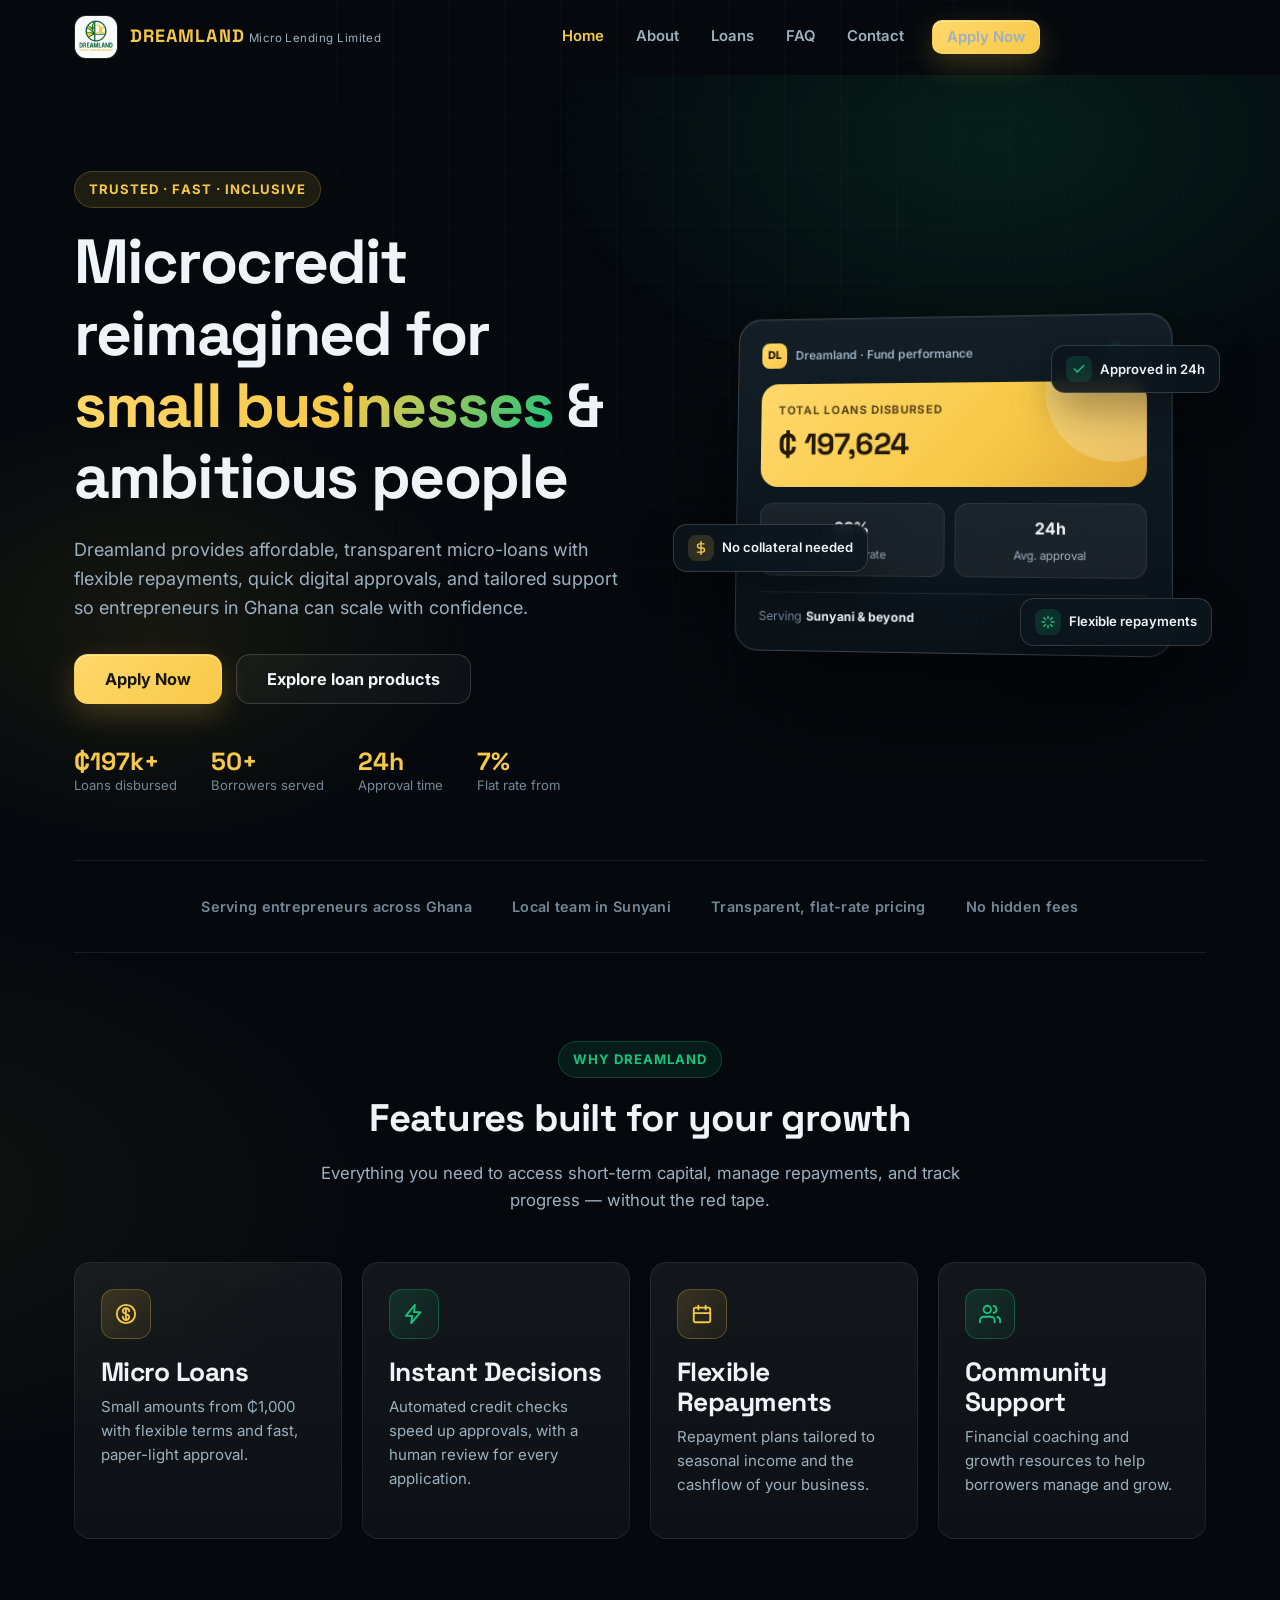
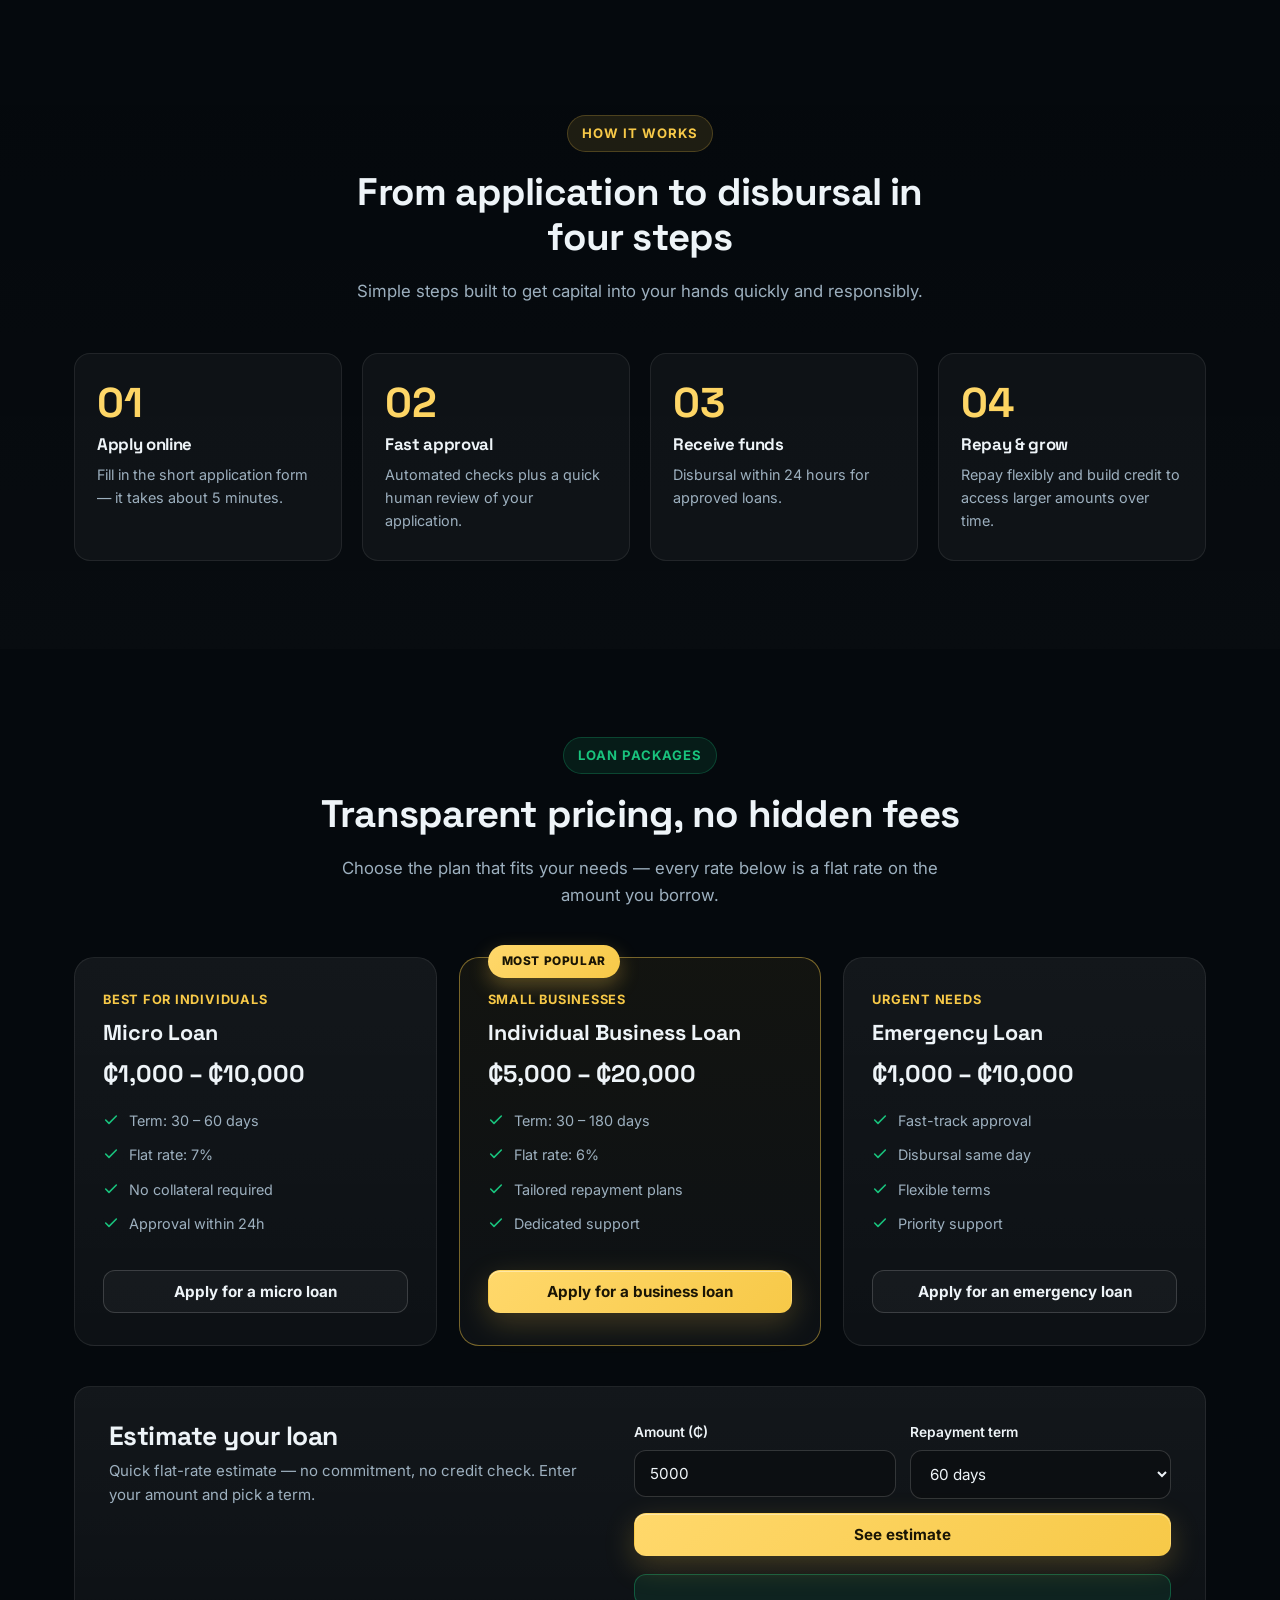
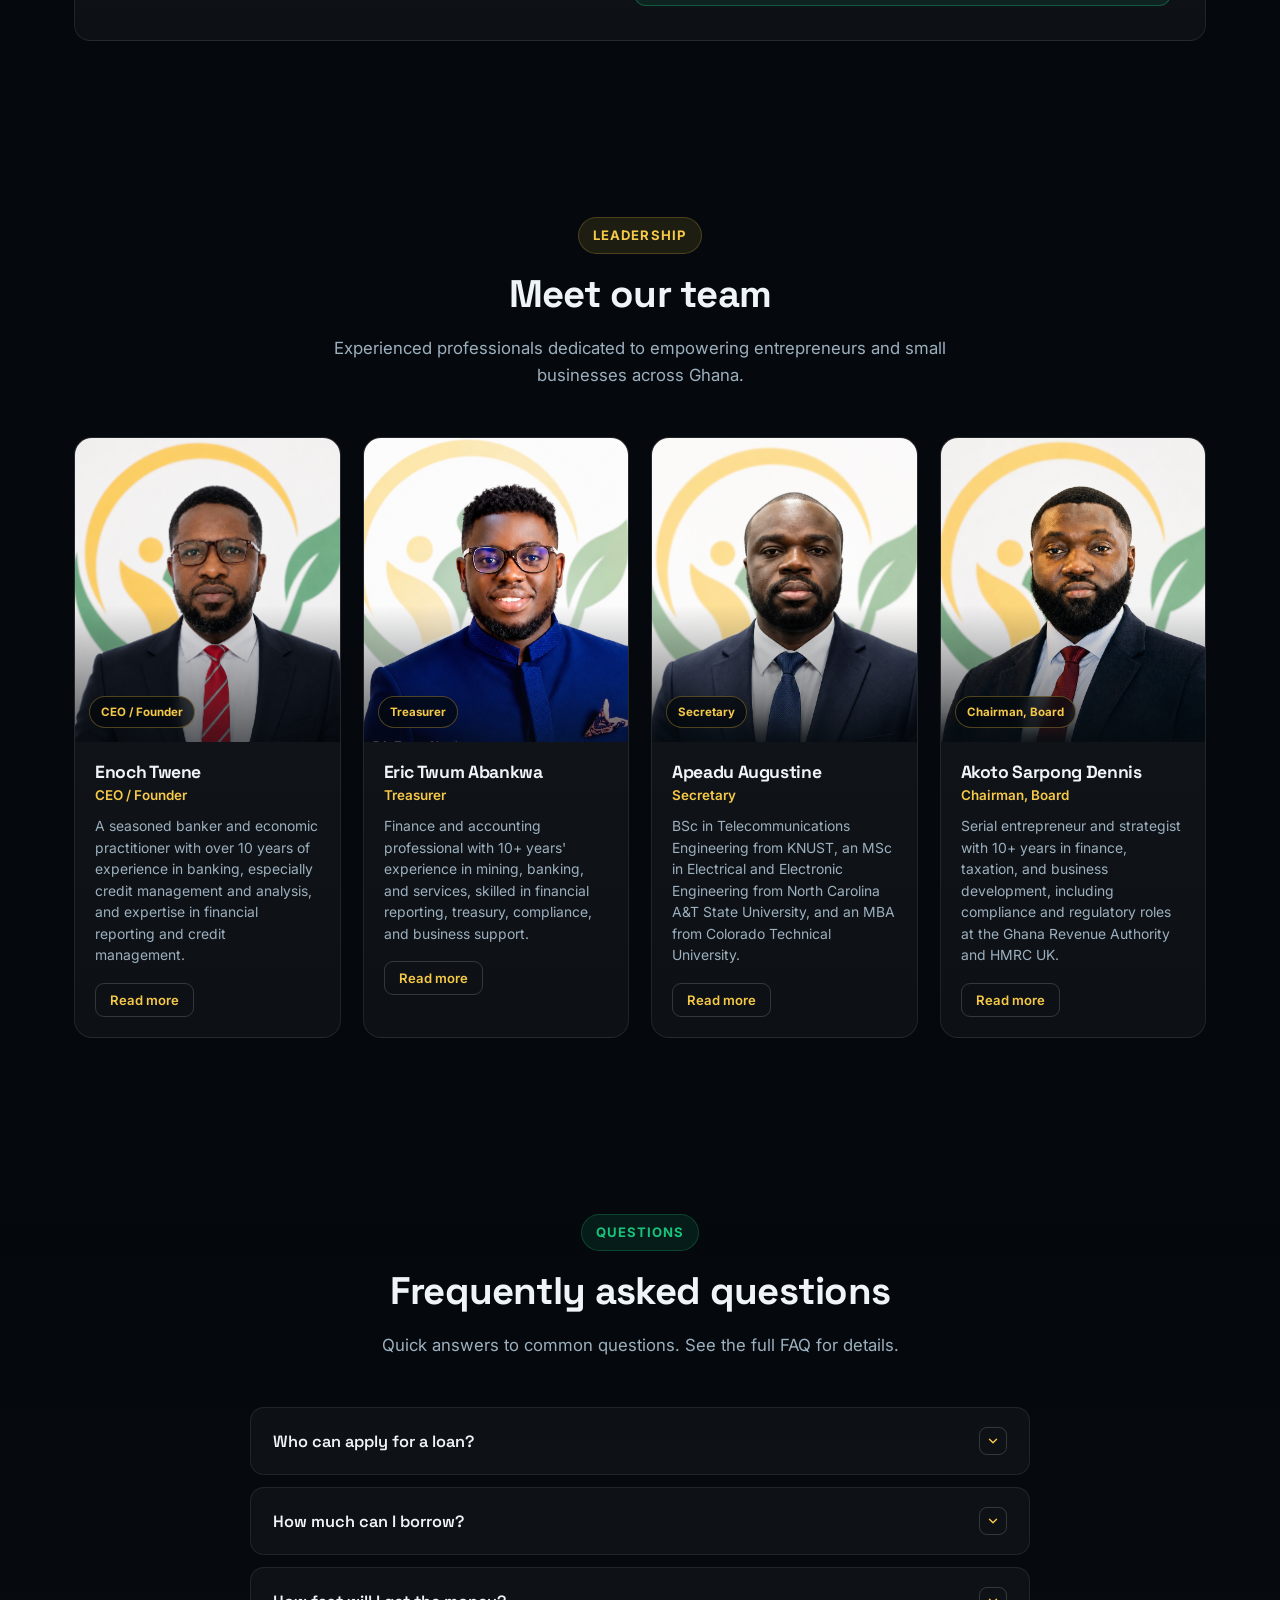
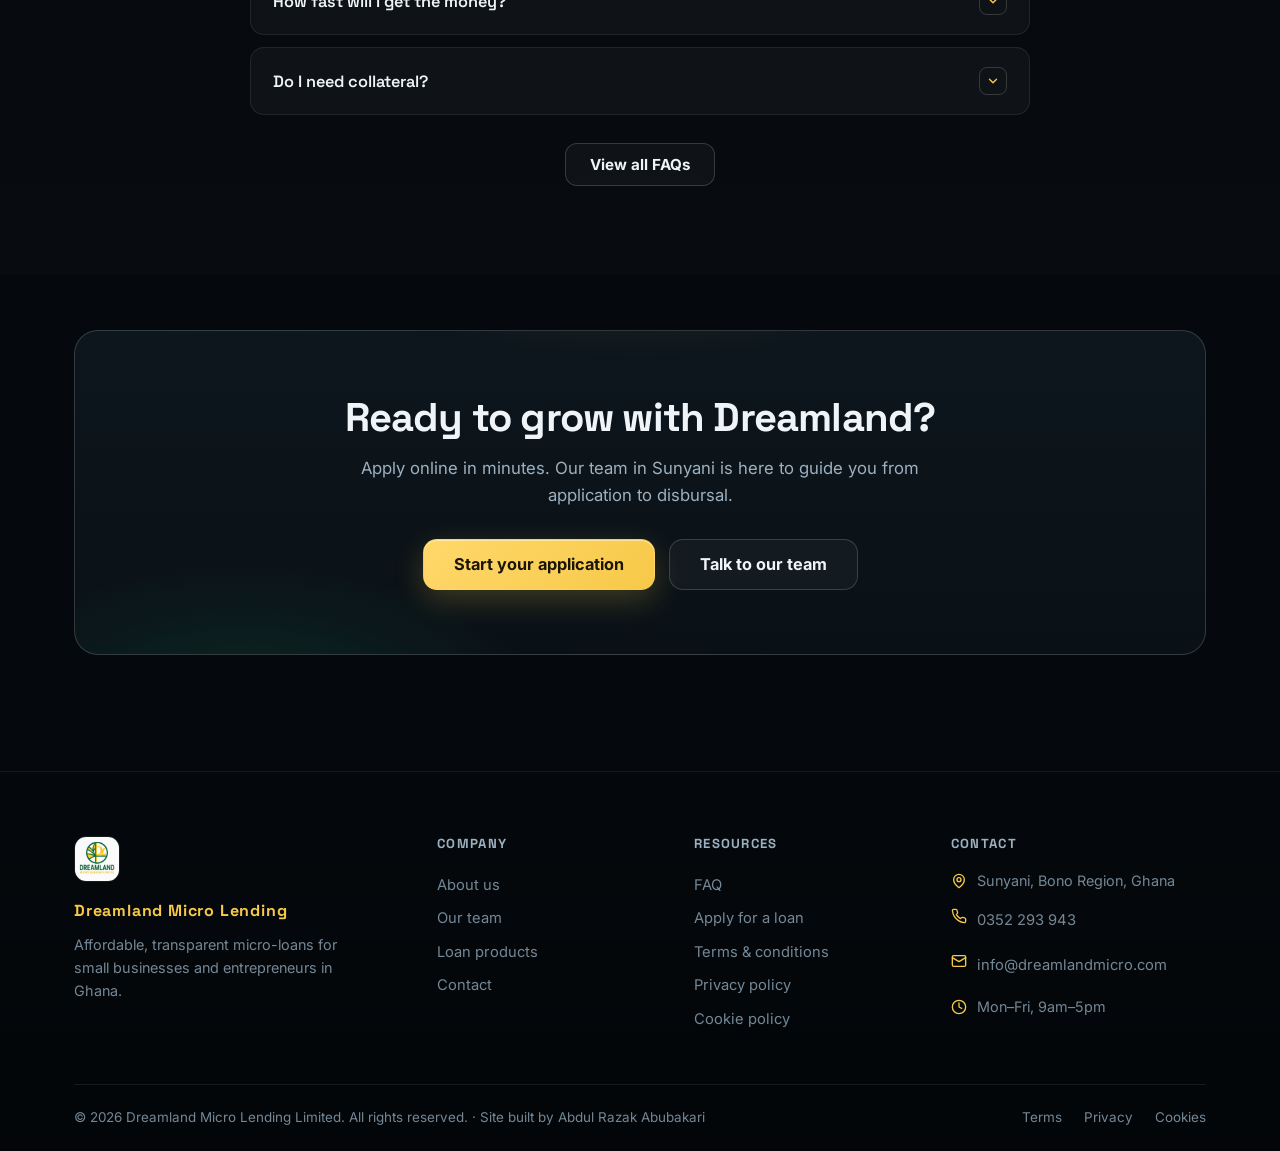
<file: public/index.html>
<!doctype html>
<html lang="en">

<head>
  <meta charset="utf-8" />
  <meta name="viewport" content="width=device-width, initial-scale=1" />
  <title>Dreamland Micro Lending — Micro-Loans for Small Businesses in Ghana</title>
  <meta name="description"
    content="Dreamland Micro Lending offers fast, affordable micro-loans for small businesses and entrepreneurs in Ghana. Flexible repayments, quick approvals, and transparent terms." />
  <meta name="keywords"
    content="micro loans Ghana, small business loans, quick loans Sunyani, affordable lending, Dreamland Micro Lending, instant loan approval, flexible repayments, microfinance Ghana" />
  <link rel="icon" href="logo.png" type="image/x-icon" />
  <link rel="canonical" href="https://dreamlandmicrocredit.com/" />
  <link rel="preconnect" href="https://fonts.googleapis.com" />
  <link rel="preconnect" href="https://fonts.gstatic.com" crossorigin />
  <link
    href="https://fonts.googleapis.com/css2?family=Inter:wght@400;500;600;700;800&family=Space+Grotesk:wght@500;600;700&display=swap"
    rel="stylesheet" />
  <link rel="stylesheet" href="assets/css/styles.css" />

  <script type="application/ld+json">
    {
      "@context": "https://schema.org",
      "@type": "FinancialService",
      "name": "Dreamland Micro Lending",
      "description": "Providing micro-loans to small businesses and entrepreneurs in Ghana.",
      "url": "https://dreamlandmicrocredit.com/",
      "logo": "https://dreamlandmicrocredit.com/logo.png",
      "telephone": "+233352293943",
      "email": "info@dreamlandmicro.com",
      "address": {
        "@type": "PostalAddress",
        "addressLocality": "Sunyani",
        "addressRegion": "Bono",
        "addressCountry": "GH"
      }
    }
  </script>
</head>

<body>

  <header class="site-header">
    <div class="container nav-inner">
      <a class="brand" href="index.html" aria-label="Dreamland Micro Lending — home">
        <img src="logo.png" alt="Dreamland logo" />
        <span>
          <span class="brand-name">DREAMLAND</span>
          <span class="brand-sub">Micro Lending Limited</span>
        </span>
      </a>
      <nav class="desktop-nav" aria-label="Main navigation">
        <a href="index.html">Home</a>
        <a href="about.html">About</a>
        <a href="loans.html">Loans</a>
        <a href="faq.html">FAQ</a>
        <a href="contact.html">Contact</a>
        <a href="apply.html" class="btn btn-gold btn-sm">Apply Now</a>
      </nav>
      <div class="nav-actions">
        <button class="menu-btn" aria-label="Toggle navigation" aria-expanded="false">
          <span></span><span></span><span></span>
        </button>
      </div>
    </div>
    <div class="nav-overlay"></div>
    <nav class="mobile-nav" aria-label="Mobile navigation">
      <a href="index.html">Home</a>
      <a href="about.html">About</a>
      <a href="loans.html">Loans</a>
      <a href="faq.html">FAQ</a>
      <a href="contact.html">Contact</a>
      <a href="apply.html" class="btn btn-gold">Apply Now</a>
    </nav>
  </header>

  <main>

    <!-- HERO -->
    <section class="hero" aria-labelledby="hero-title">
      <div class="container">
        <div class="hero-grid">
          <div>
            <span class="kicker">Trusted · Fast · Inclusive</span>
            <h1 id="hero-title">Microcredit reimagined for <span class="grad">small businesses</span> &amp; ambitious people</h1>
            <p class="lead">Dreamland provides affordable, transparent micro-loans with flexible repayments, quick
              digital approvals, and tailored support so entrepreneurs in Ghana can scale with confidence.</p>
            <div class="hero-ctas">
              <a href="apply.html" class="btn btn-gold btn-lg">Apply Now</a>
              <a href="loans.html" class="btn btn-ghost btn-lg">Explore loan products</a>
            </div>
            <div class="hero-stats">
              <div class="stat">
                <div class="stat-value"><em>₵197k+</em></div>
                <div class="stat-label">Loans disbursed</div>
              </div>
              <div class="stat">
                <div class="stat-value"><em>50+</em></div>
                <div class="stat-label">Borrowers served</div>
              </div>
              <div class="stat">
                <div class="stat-value"><em>24h</em></div>
                <div class="stat-label">Approval time</div>
              </div>
              <div class="stat">
                <div class="stat-value"><em>7%</em></div>
                <div class="stat-label">Flat rate from</div>
              </div>
            </div>
          </div>

          <div class="hero-media reveal" aria-hidden="true">
            <div class="float-chip chip-1">
              <span class="ic">
                <svg viewBox="0 0 24 24" fill="none" stroke="currentColor" stroke-width="2.4" stroke-linecap="round" stroke-linejoin="round"><path d="M20 6 9 17l-5-5"/></svg>
              </span>
              Approved in 24h
            </div>
            <div class="float-chip gold chip-2">
              <span class="ic">
                <svg viewBox="0 0 24 24" fill="none" stroke="currentColor" stroke-width="2.4" stroke-linecap="round" stroke-linejoin="round"><path d="M12 1v22M17 5H9.5a3.5 3.5 0 0 0 0 7h5a3.5 3.5 0 0 1 0 7H6"/></svg>
              </span>
              No collateral needed
            </div>
            <div class="float-chip chip-3">
              <span class="ic">
                <svg viewBox="0 0 24 24" fill="none" stroke="currentColor" stroke-width="2.4" stroke-linecap="round" stroke-linejoin="round"><path d="M12 2v4M12 18v4M4.9 4.9l2.8 2.8M16.3 16.3l2.8 2.8M2 12h4M18 12h4M4.9 19.1l2.8-2.8M16.3 7.7l2.8-2.8"/></svg>
              </span>
              Flexible repayments
            </div>

            <div class="fund-card">
              <div class="mock-brand">
                <span class="mock-logo">DL</span>
                <span>Dreamland · Fund performance</span>
                <span class="live">Live</span>
              </div>
              <div class="mock-balance">
                <div class="lbl">Total loans disbursed</div>
                <div class="amt">₵ 197,624</div>
              </div>
              <div class="mock-actions">
                <div class="mock-action"><b>98%</b>Approval rate</div>
                <div class="mock-action"><b>24h</b>Avg. approval</div>
              </div>
              <div class="fund-foot">
                <span>Serving <b>Sunyani &amp; beyond</b></span>
              </div>
            </div>
          </div>
        </div>
      </div>
    </section>

    <!-- TRUST STRIP -->
    <div class="container">
      <div class="trust-strip reveal">
        <span>Serving entrepreneurs across Ghana</span>
        <span>Local team in Sunyani</span>
        <span>Transparent, flat-rate pricing</span>
        <span>No hidden fees</span>
      </div>
    </div>

    <!-- FEATURES -->
    <section id="features" class="section" aria-labelledby="features-title">
      <div class="container">
        <div class="section-head reveal">
          <span class="kicker green">Why Dreamland</span>
          <h2 id="features-title">Features built for your growth</h2>
          <p>Everything you need to access short-term capital, manage repayments, and track progress — without the red
            tape.</p>
        </div>
        <div class="feature-grid">
          <div class="card reveal" style="--d:0ms">
            <div class="card-icon">
              <svg viewBox="0 0 24 24" fill="none" stroke="currentColor" stroke-width="2" stroke-linecap="round" stroke-linejoin="round"><circle cx="12" cy="12" r="10"/><path d="M12 6v12M15.5 9a3.5 3.5 0 0 0-7 0c0 3.5 7 2.5 7 6a3.5 3.5 0 0 1-7 0"/></svg>
            </div>
            <h3>Micro Loans</h3>
            <p>Small amounts from ₵1,000 with flexible terms and fast, paper-light approval.</p>
          </div>
          <div class="card reveal" style="--d:80ms">
            <div class="card-icon green">
              <svg viewBox="0 0 24 24" fill="none" stroke="currentColor" stroke-width="2" stroke-linecap="round" stroke-linejoin="round"><path d="M13 2 3 14h7l-1 8 10-12h-7l1-8z"/></svg>
            </div>
            <h3>Instant Decisions</h3>
            <p>Automated credit checks speed up approvals, with a human review for every application.</p>
          </div>
          <div class="card reveal" style="--d:160ms">
            <div class="card-icon">
              <svg viewBox="0 0 24 24" fill="none" stroke="currentColor" stroke-width="2" stroke-linecap="round" stroke-linejoin="round"><path d="M8 7V3m8 4V3M3 11h18M5 21h14a2 2 0 0 0 2-2V7a2 2 0 0 0-2-2H5a2 2 0 0 0-2 2v12a2 2 0 0 0 2 2z"/></svg>
            </div>
            <h3>Flexible Repayments</h3>
            <p>Repayment plans tailored to seasonal income and the cashflow of your business.</p>
          </div>
          <div class="card reveal" style="--d:240ms">
            <div class="card-icon green">
              <svg viewBox="0 0 24 24" fill="none" stroke="currentColor" stroke-width="2" stroke-linecap="round" stroke-linejoin="round"><path d="M17 21v-2a4 4 0 0 0-4-4H5a4 4 0 0 0-4 4v2"/><circle cx="9" cy="7" r="4"/><path d="M23 21v-2a4 4 0 0 0-3-3.87M16 3.13a4 4 0 0 1 0 7.75"/></svg>
            </div>
            <h3>Community Support</h3>
            <p>Financial coaching and growth resources to help borrowers manage and grow.</p>
          </div>
        </div>
      </div>
    </section>

    <!-- PROCESS -->
    <section id="process" class="section" style="background:linear-gradient(180deg, transparent, rgba(255,255,255,.015));" aria-labelledby="process-title">
      <div class="container">
        <div class="section-head reveal">
          <span class="kicker">How it works</span>
          <h2 id="process-title">From application to disbursal in four steps</h2>
          <p>Simple steps built to get capital into your hands quickly and responsibly.</p>
        </div>
        <div class="process-grid">
          <div class="step reveal" style="--d:0ms">
            <span class="step-num">01</span>
            <h4>Apply online</h4>
            <p>Fill in the short application form — it takes about 5 minutes.</p>
          </div>
          <div class="step reveal" style="--d:90ms">
            <span class="step-num">02</span>
            <h4>Fast approval</h4>
            <p>Automated checks plus a quick human review of your application.</p>
          </div>
          <div class="step reveal" style="--d:180ms">
            <span class="step-num">03</span>
            <h4>Receive funds</h4>
            <p>Disbursal within 24 hours for approved loans.</p>
          </div>
          <div class="step reveal" style="--d:270ms">
            <span class="step-num">04</span>
            <h4>Repay &amp; grow</h4>
            <p>Repay flexibly and build credit to access larger amounts over time.</p>
          </div>
        </div>
      </div>
    </section>

    <!-- LOAN PRODUCTS -->
    <section id="products" class="section" aria-labelledby="products-title">
      <div class="container">
        <div class="section-head reveal">
          <span class="kicker green">Loan packages</span>
          <h2 id="products-title">Transparent pricing, no hidden fees</h2>
          <p>Choose the plan that fits your needs — every rate below is a flat rate on the amount you borrow.</p>
        </div>
        <div class="products-grid">
          <div class="product-card reveal" style="--d:0ms">
            <div class="p-label">Best for individuals</div>
            <div class="p-name">Micro Loan</div>
            <div class="p-range">₵1,000 – ₵10,000</div>
            <ul>
              <li>
                <svg viewBox="0 0 24 24" fill="none" stroke="currentColor" stroke-width="2.4" stroke-linecap="round" stroke-linejoin="round"><path d="M20 6 9 17l-5-5"/></svg>
                Term: 30 – 60 days
              </li>
              <li>
                <svg viewBox="0 0 24 24" fill="none" stroke="currentColor" stroke-width="2.4" stroke-linecap="round" stroke-linejoin="round"><path d="M20 6 9 17l-5-5"/></svg>
                Flat rate: 7%
              </li>
              <li>
                <svg viewBox="0 0 24 24" fill="none" stroke="currentColor" stroke-width="2.4" stroke-linecap="round" stroke-linejoin="round"><path d="M20 6 9 17l-5-5"/></svg>
                No collateral required
              </li>
              <li>
                <svg viewBox="0 0 24 24" fill="none" stroke="currentColor" stroke-width="2.4" stroke-linecap="round" stroke-linejoin="round"><path d="M20 6 9 17l-5-5"/></svg>
                Approval within 24h
              </li>
            </ul>
            <a href="apply.html?product=micro" class="btn btn-ghost btn-block">Apply for a micro loan</a>
          </div>

          <div class="product-card featured reveal" style="--d:100ms">
            <span class="tag">Most popular</span>
            <div class="p-label">Small businesses</div>
            <div class="p-name">Individual Business Loan</div>
            <div class="p-range">₵5,000 – ₵20,000</div>
            <ul>
              <li>
                <svg viewBox="0 0 24 24" fill="none" stroke="currentColor" stroke-width="2.4" stroke-linecap="round" stroke-linejoin="round"><path d="M20 6 9 17l-5-5"/></svg>
                Term: 30 – 180 days
              </li>
              <li>
                <svg viewBox="0 0 24 24" fill="none" stroke="currentColor" stroke-width="2.4" stroke-linecap="round" stroke-linejoin="round"><path d="M20 6 9 17l-5-5"/></svg>
                Flat rate: 6%
              </li>
              <li>
                <svg viewBox="0 0 24 24" fill="none" stroke="currentColor" stroke-width="2.4" stroke-linecap="round" stroke-linejoin="round"><path d="M20 6 9 17l-5-5"/></svg>
                Tailored repayment plans
              </li>
              <li>
                <svg viewBox="0 0 24 24" fill="none" stroke="currentColor" stroke-width="2.4" stroke-linecap="round" stroke-linejoin="round"><path d="M20 6 9 17l-5-5"/></svg>
                Dedicated support
              </li>
            </ul>
            <a href="apply.html?product=business" class="btn btn-gold btn-block">Apply for a business loan</a>
          </div>

          <div class="product-card reveal" style="--d:200ms">
            <div class="p-label">Urgent needs</div>
            <div class="p-name">Emergency Loan</div>
            <div class="p-range">₵1,000 – ₵10,000</div>
            <ul>
              <li>
                <svg viewBox="0 0 24 24" fill="none" stroke="currentColor" stroke-width="2.4" stroke-linecap="round" stroke-linejoin="round"><path d="M20 6 9 17l-5-5"/></svg>
                Fast-track approval
              </li>
              <li>
                <svg viewBox="0 0 24 24" fill="none" stroke="currentColor" stroke-width="2.4" stroke-linecap="round" stroke-linejoin="round"><path d="M20 6 9 17l-5-5"/></svg>
                Disbursal same day
              </li>
              <li>
                <svg viewBox="0 0 24 24" fill="none" stroke="currentColor" stroke-width="2.4" stroke-linecap="round" stroke-linejoin="round"><path d="M20 6 9 17l-5-5"/></svg>
                Flexible terms
              </li>
              <li>
                <svg viewBox="0 0 24 24" fill="none" stroke="currentColor" stroke-width="2.4" stroke-linecap="round" stroke-linejoin="round"><path d="M20 6 9 17l-5-5"/></svg>
                Priority support
              </li>
            </ul>
            <a href="apply.html?product=emergency" class="btn btn-ghost btn-block">Apply for an emergency loan</a>
          </div>
        </div>

        <!-- QUICK CALCULATOR -->
        <div class="card reveal" style="margin-top:40px; padding:34px;">
          <div style="display:flex; align-items:flex-start; gap:28px; flex-wrap:wrap;">
            <div style="flex:1 1 380px;">
              <h3>Estimate your loan</h3>
              <p style="margin:0;">Quick flat-rate estimate — no commitment, no credit check. Enter your amount and pick a term.</p>
            </div>
            <div style="flex:1 1 420px;">
              <form id="quickCalc" class="form-row" style="gap:14px;" novalidate>
                <div class="field" style="margin:0;">
                  <label for="amt">Amount (₵)</label>
                  <input id="amt" type="number" min="1000" max="20000" step="500" value="5000" required />
                </div>
                <div class="field" style="margin:0;">
                  <label for="term">Repayment term</label>
                  <select id="term">
                    <option value="30">30 days</option>
                    <option value="60" selected>60 days</option>
                    <option value="90">90 days</option>
                    <option value="180">180 days</option>
                  </select>
                </div>
                <div class="field" style="margin:0; grid-column:1 / -1;">
                  <button type="submit" class="btn btn-gold btn-block">See estimate</button>
                </div>
              </form>
              <div id="quote" class="form-status ok" role="status" aria-live="polite"></div>
            </div>
          </div>
        </div>
      </div>
    </section>

    <!-- TEAM -->
    <section id="team" class="section" aria-labelledby="team-title">
      <div class="container">
        <div class="section-head reveal">
          <span class="kicker">Leadership</span>
          <h2 id="team-title">Meet our team</h2>
          <p>Experienced professionals dedicated to empowering entrepreneurs and small businesses across Ghana.</p>
        </div>
        <div class="team-grid">
          <div class="team-member reveal" style="--d:0ms">
            <div class="member-image">
              <img src="Enoch.jpg" alt="Portrait of Enoch Twene, CEO and Founder" />
              <span class="member-role-tag">CEO / Founder</span>
            </div>
            <div class="member-info">
              <h4>Enoch Twene</h4>
              <div class="role">CEO / Founder</div>
              <div class="member-bio">
                <p>A seasoned banker and economic practitioner with over 10 years of experience in banking, especially
                  credit management and analysis, and expertise in financial reporting and credit management.</p>
                <div class="bio-full">
                  <p>He holds a BSc in Economics and Business Administration (Economics) from the Catholic University,
                    Ghana.</p>
                </div>
                <button class="read-more-btn" aria-expanded="false" aria-label="Read more about Enoch Twene">Read more</button>
              </div>
            </div>
          </div>

          <div class="team-member reveal" style="--d:90ms">
            <div class="member-image">
              <img src="Eric.jpeg" alt="Portrait of Eric Twum Abankwa, Treasurer" />
              <span class="member-role-tag">Treasurer</span>
            </div>
            <div class="member-info">
              <h4>Eric Twum Abankwa</h4>
              <div class="role">Treasurer</div>
              <div class="member-bio">
                <p>Finance and accounting professional with 10+ years' experience in mining, banking, and services,
                  skilled in financial reporting, treasury, compliance, and business support.</p>
                <div class="bio-full">
                  <p>Eric currently serves as an Accountant at Drill Masters Africa, where he plays a key role in
                    financial planning, audit support, and cost management. He holds an MBA in Finance from the
                    University of Cape Coast, a BSc in Business Administration from the University of Ghana, and is a
                    Chartered Accountant (CA Ghana) candidate.</p>
                </div>
                <button class="read-more-btn" aria-expanded="false" aria-label="Read more about Eric Twum Abankwa">Read more</button>
              </div>
            </div>
          </div>

          <div class="team-member reveal" style="--d:180ms">
            <div class="member-image">
              <img src="Apeadu.jpg" alt="Portrait of Apeadu Augustine, Secretary" />
              <span class="member-role-tag">Secretary</span>
            </div>
            <div class="member-info">
              <h4>Apeadu Augustine</h4>
              <div class="role">Secretary</div>
              <div class="member-bio">
                <p>BSc in Telecommunications Engineering from KNUST, an MSc in Electrical and Electronic Engineering from
                  North Carolina A&amp;T State University, and an MBA from Colorado Technical University.</p>
                <div class="bio-full">
                  <p>Currently serves as a Senior Electrical Engineer at Microsoft.</p>
                </div>
                <button class="read-more-btn" aria-expanded="false" aria-label="Read more about Apeadu Augustine">Read more</button>
              </div>
            </div>
          </div>

          <div class="team-member reveal" style="--d:270ms">
            <div class="member-image">
              <img src="Akoto.jpg" alt="Portrait of Akoto Sarpong Dennis, Chairman of the Board" />
              <span class="member-role-tag">Chairman, Board</span>
            </div>
            <div class="member-info">
              <h4>Akoto Sarpong Dennis</h4>
              <div class="role">Chairman, Board</div>
              <div class="member-bio">
                <p>Serial entrepreneur and strategist with 10+ years in finance, taxation, and business development,
                  including compliance and regulatory roles at the Ghana Revenue Authority and HMRC UK.</p>
                <div class="bio-full">
                  <p>Dennis holds an MSc in Project Management from De Montfort University, Leicester, and has founded
                    several ventures across technology, finance, and services, including Proceipt, Card Wisher, Midlands
                    Dusters, and Unoshift.</p>
                </div>
                <button class="read-more-btn" aria-expanded="false" aria-label="Read more about Akoto Sarpong Dennis">Read more</button>
              </div>
            </div>
          </div>
        </div>
      </div>
    </section>

    <!-- FAQ PREVIEW -->
    <section id="faq" class="section" style="background:linear-gradient(180deg, transparent, rgba(255,255,255,.015));" aria-labelledby="faq-title">
      <div class="container">
        <div class="section-head reveal">
          <span class="kicker green">Questions</span>
          <h2 id="faq-title">Frequently asked questions</h2>
          <p>Quick answers to common questions. See the full FAQ for details.</p>
        </div>
        <div class="faq-list">
          <div class="faq-item reveal" style="--d:0ms">
            <button class="faq-q" aria-expanded="false">
              Who can apply for a loan?
              <span class="chev"><svg viewBox="0 0 24 24" fill="none" stroke="currentColor" stroke-width="2.4" stroke-linecap="round" stroke-linejoin="round"><path d="m6 9 6 6 6-6"/></svg></span>
            </button>
            <div class="faq-a">
              <div class="faq-a-inner">Ghanaian residents aged 18 and above who are employed, self-employed, or run a
                small business can apply. Both individuals and registered small businesses are welcome.</div>
            </div>
          </div>
          <div class="faq-item reveal" style="--d:70ms">
            <button class="faq-q" aria-expanded="false">
              How much can I borrow?
              <span class="chev"><svg viewBox="0 0 24 24" fill="none" stroke="currentColor" stroke-width="2.4" stroke-linecap="round" stroke-linejoin="round"><path d="m6 9 6 6 6-6"/></svg></span>
            </button>
            <div class="faq-a">
              <div class="faq-a-inner">Micro loans range from ₵1,000 to ₵10,000, and business loans from ₵5,000 to
                ₵20,000. Returning customers who repay on time can access larger amounts over time.</div>
            </div>
          </div>
          <div class="faq-item reveal" style="--d:140ms">
            <button class="faq-q" aria-expanded="false">
              How fast will I get the money?
              <span class="chev"><svg viewBox="0 0 24 24" fill="none" stroke="currentColor" stroke-width="2.4" stroke-linecap="round" stroke-linejoin="round"><path d="m6 9 6 6 6-6"/></svg></span>
            </button>
            <div class="faq-a">
              <div class="faq-a-inner">Approved loans are typically disbursed within 24 hours. Emergency loans may be
                disbursed the same day.</div>
            </div>
          </div>
          <div class="faq-item reveal" style="--d:210ms">
            <button class="faq-q" aria-expanded="false">
              Do I need collateral?
              <span class="chev"><svg viewBox="0 0 24 24" fill="none" stroke="currentColor" stroke-width="2.4" stroke-linecap="round" stroke-linejoin="round"><path d="m6 9 6 6 6-6"/></svg></span>
            </button>
            <div class="faq-a">
              <div class="faq-a-inner">No. Our micro and business loans are collateral-free — you just need valid
                identification and proof of income or business activity.</div>
            </div>
          </div>
        </div>
        <div class="center" style="text-align:center; margin-top:28px;">
          <a href="faq.html" class="btn btn-ghost">View all FAQs</a>
        </div>
      </div>
    </section>

    <!-- CTA BAND -->
    <section class="section tight" aria-labelledby="cta-title">
      <div class="container">
        <div class="cta-band reveal">
          <h2 id="cta-title">Ready to grow with Dreamland?</h2>
          <p>Apply online in minutes. Our team in Sunyani is here to guide you from application to disbursal.</p>
          <div class="cta-row">
            <a href="apply.html" class="btn btn-gold btn-lg">Start your application</a>
            <a href="contact.html" class="btn btn-ghost btn-lg">Talk to our team</a>
          </div>
        </div>
      </div>
    </section>

  </main>

  <footer class="site-footer">
    <div class="container">
      <div class="footer-grid">
        <div class="footer-brand">
          <img src="logo.png" alt="Dreamland Micro Lending logo" />
          <div class="f-name">Dreamland Micro Lending</div>
          <p>Affordable, transparent micro-loans for small businesses and entrepreneurs in Ghana.</p>
        </div>
        <div class="footer-col">
          <h5>Company</h5>
          <a href="about.html">About us</a>
          <a href="index.html#team">Our team</a>
          <a href="loans.html">Loan products</a>
          <a href="contact.html">Contact</a>
        </div>
        <div class="footer-col">
          <h5>Resources</h5>
          <a href="faq.html">FAQ</a>
          <a href="apply.html">Apply for a loan</a>
          <a href="terms.html">Terms &amp; conditions</a>
          <a href="privacy.html">Privacy policy</a>
          <a href="cookies.html">Cookie policy</a>
        </div>
        <div class="footer-col footer-contact">
          <h5>Contact</h5>
          <ul>
            <li>
              <svg viewBox="0 0 24 24" fill="none" stroke="currentColor" stroke-width="2" stroke-linecap="round" stroke-linejoin="round"><path d="M20 10c0 6-8 12-8 12s-8-6-8-12a8 8 0 0 1 16 0z"/><circle cx="12" cy="10" r="3"/></svg>
              Sunyani, Bono Region, Ghana
            </li>
            <li>
              <svg viewBox="0 0 24 24" fill="none" stroke="currentColor" stroke-width="2" stroke-linecap="round" stroke-linejoin="round"><path d="M22 16.92v3a2 2 0 0 1-2.18 2 19.79 19.79 0 0 1-8.63-3.07 19.5 19.5 0 0 1-6-6 19.79 19.79 0 0 1-3.07-8.67A2 2 0 0 1 4.11 2h3a2 2 0 0 1 2 1.72c.12.9.34 1.79.66 2.64a2 2 0 0 1-.45 2.11L8.09 9.91a16 16 0 0 0 6 6l1.44-1.23a2 2 0 0 1 2.11-.45c.85.32 1.74.54 2.64.66A2 2 0 0 1 22 16.92z"/></svg>
              <a href="tel:+233352293943">0352 293 943</a>
            </li>
            <li>
              <svg viewBox="0 0 24 24" fill="none" stroke="currentColor" stroke-width="2" stroke-linecap="round" stroke-linejoin="round"><rect x="2" y="4" width="20" height="16" rx="2"/><path d="m22 7-10 6L2 7"/></svg>
              <a href="mailto:info@dreamlandmicro.com">info@dreamlandmicro.com</a>
            </li>
            <li>
              <svg viewBox="0 0 24 24" fill="none" stroke="currentColor" stroke-width="2" stroke-linecap="round" stroke-linejoin="round"><circle cx="12" cy="12" r="10"/><path d="M12 6v6l4 2"/></svg>
              Mon–Fri, 9am–5pm
            </li>
          </ul>
        </div>
      </div>
      <div class="footer-bottom">
        <div>© <span class="js-year">2025</span> Dreamland Micro Lending Limited. All rights reserved. · Site built by
          <a href="mailto:ubdoolrazak@gmail.com">Abdul Razak Abubakari</a></div>
        <div class="legal-links">
          <a href="terms.html">Terms</a>
          <a href="privacy.html">Privacy</a>
          <a href="cookies.html">Cookies</a>
        </div>
      </div>
    </div>
  </footer>

  <button class="to-top" aria-label="Back to top">
    <svg viewBox="0 0 24 24" fill="none" stroke="currentColor" stroke-width="2.4" stroke-linecap="round" stroke-linejoin="round"><path d="m18 15-6-6-6 6"/></svg>
  </button>

  <script src="assets/js/main.js"></script>
  <script>
    // Loan calculator — flat-rate estimate
    (function () {
      var form = document.getElementById('quickCalc');
      var quote = document.getElementById('quote');
      var RATES = { 30: 0.03, 60: 0.06, 90: 0.07, 180: 0.08 };

      form.addEventListener('submit', function (e) {
        e.preventDefault();
        var amt = Number(document.getElementById('amt').value);
        var term = Number(document.getElementById('term').value);

        if (!amt || amt < 1000) {
          quote.className = 'form-status err';
          quote.innerHTML = 'Please enter an amount of at least ₵1,000.';
          quote.style.display = 'block';
          return;
        }

        var rate = RATES[term] !== undefined ? RATES[term] : 0.07;
        var fee = Math.round(amt * rate);
        var total = amt + fee;
        var months = Math.round(term / 30);

        quote.className = 'form-status ok';
        quote.innerHTML =
          '<strong>Estimated repayment:</strong> ₵' + total.toLocaleString() +
          ' · interest ₵' + fee.toLocaleString() +
          ' · ₵' + Math.round(total / months).toLocaleString() + '/month over ' + months +
          (months === 1 ? ' month' : ' months') +
          '<br><span style="font-size:.82rem;opacity:.8">Flat-rate estimate only. Final terms confirmed after review of your application.</span>';
        quote.style.display = 'block';
      });
    })();
  </script>
</body>

</html>
</file>
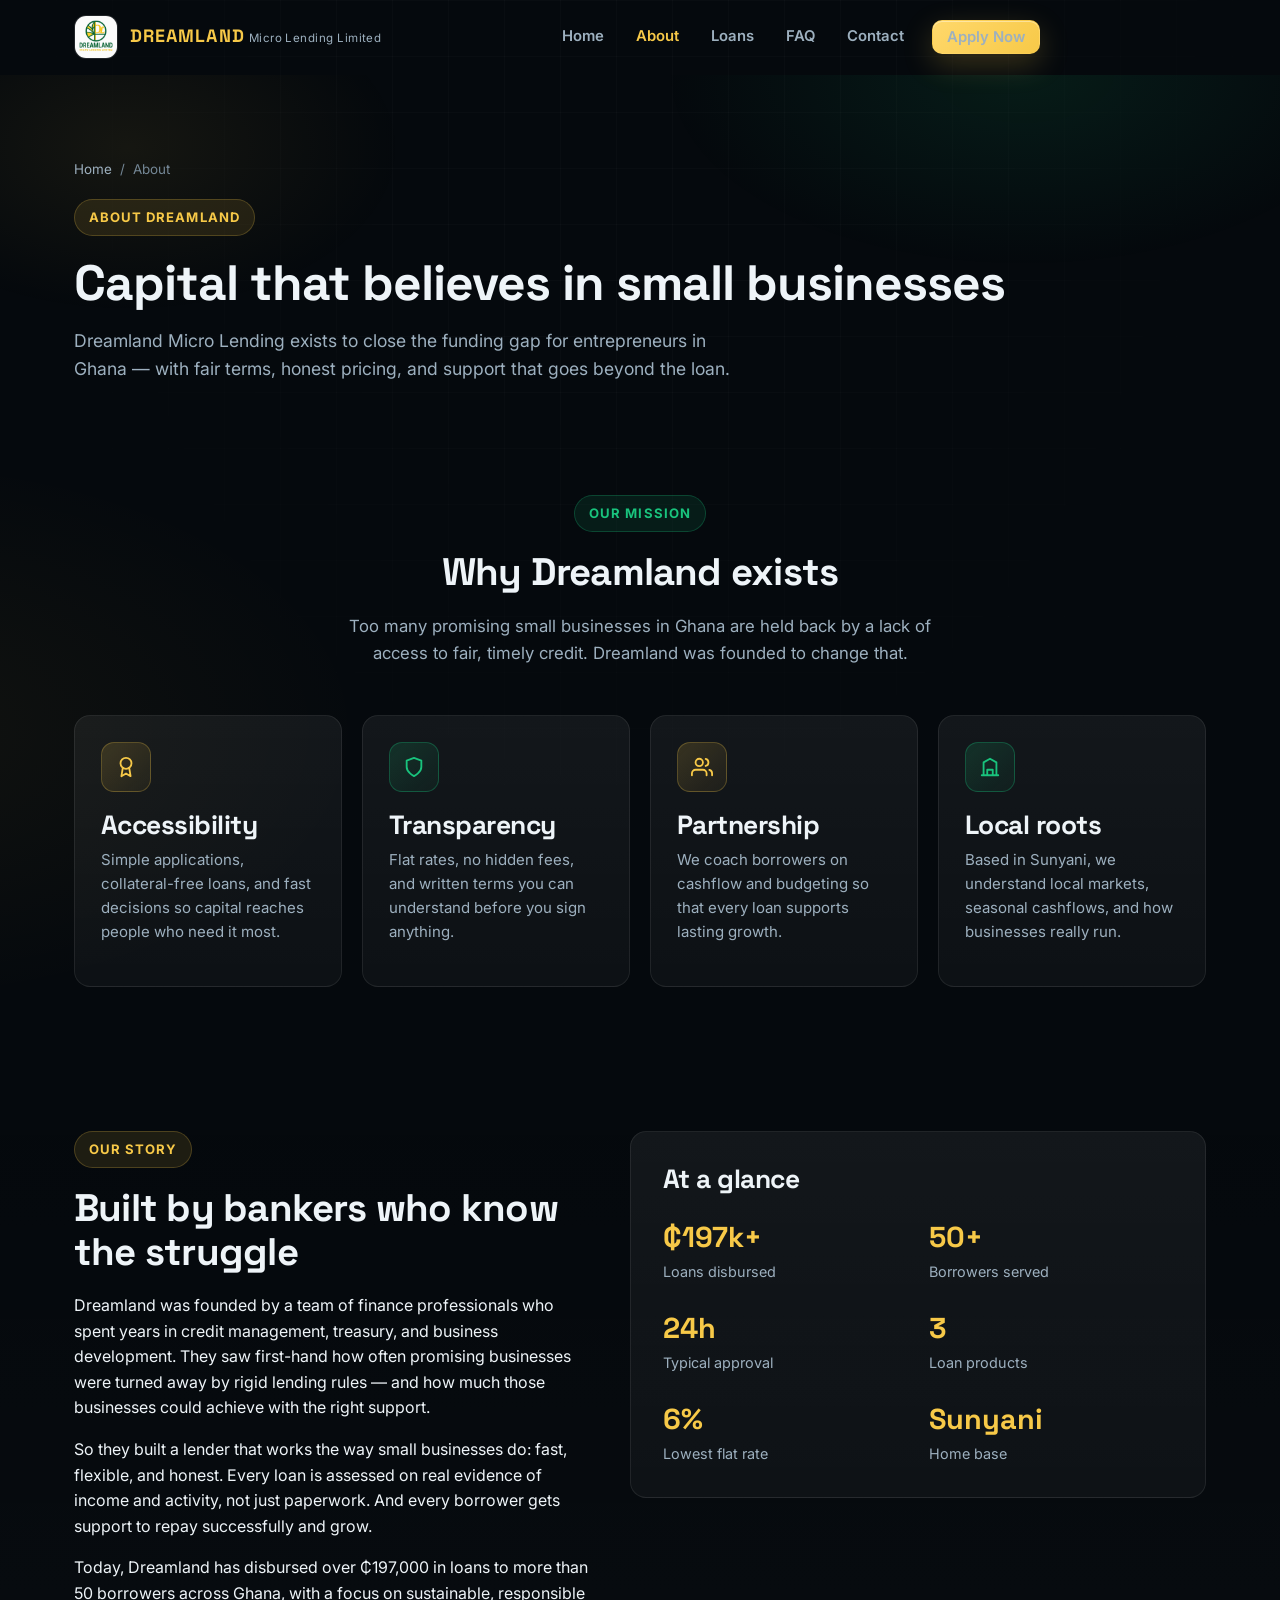
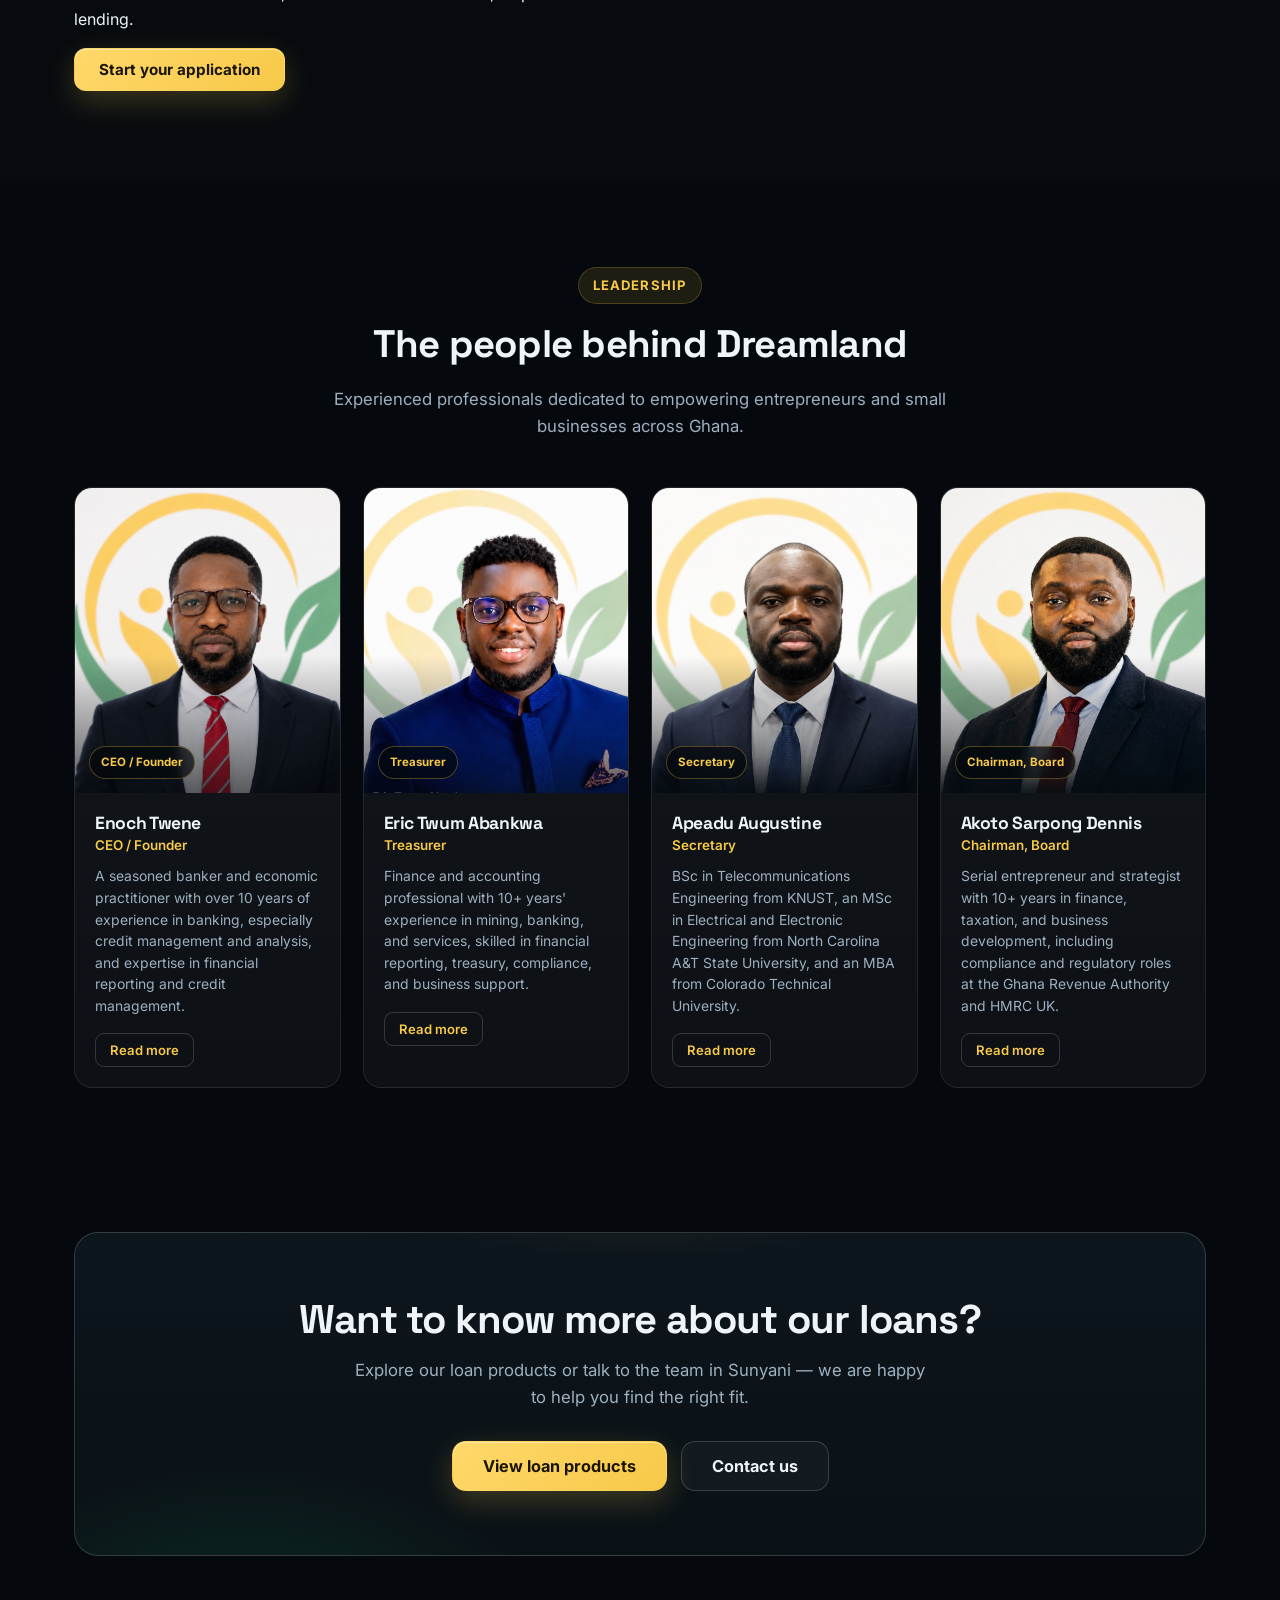
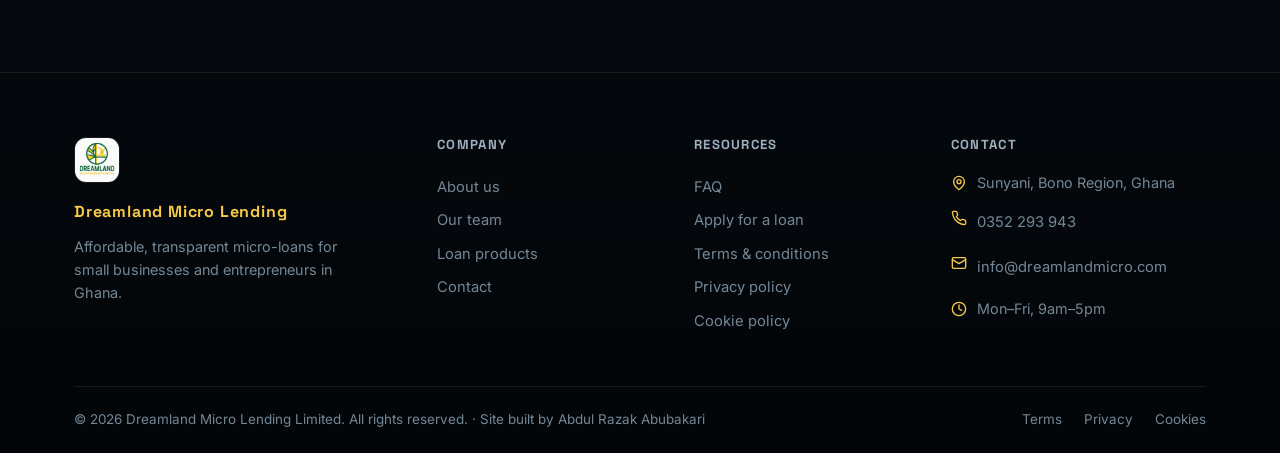
<file: public/about.html>
<!doctype html>
<html lang="en">

<head>
  <meta charset="utf-8" />
  <meta name="viewport" content="width=device-width, initial-scale=1" />
  <title>About Us — Dreamland Micro Lending</title>
  <meta name="description"
    content="Learn about Dreamland Micro Lending — our mission, story, values, and the team behind affordable micro-loans for small businesses in Ghana." />
  <link rel="icon" href="logo.png" type="image/x-icon" />
  <link rel="canonical" href="https://dreamlandmicrocredit.com/about.html" />
  <link rel="preconnect" href="https://fonts.googleapis.com" />
  <link rel="preconnect" href="https://fonts.gstatic.com" crossorigin />
  <link
    href="https://fonts.googleapis.com/css2?family=Inter:wght@400;500;600;700;800&family=Space+Grotesk:wght@500;600;700&display=swap"
    rel="stylesheet" />
  <link rel="stylesheet" href="assets/css/styles.css" />
</head>

<body>

  <header class="site-header">
    <div class="container nav-inner">
      <a class="brand" href="index.html" aria-label="Dreamland Micro Lending — home">
        <img src="logo.png" alt="Dreamland logo" />
        <span>
          <span class="brand-name">DREAMLAND</span>
          <span class="brand-sub">Micro Lending Limited</span>
        </span>
      </a>
      <nav class="desktop-nav" aria-label="Main navigation">
        <a href="index.html">Home</a>
        <a href="about.html">About</a>
        <a href="loans.html">Loans</a>
        <a href="faq.html">FAQ</a>
        <a href="contact.html">Contact</a>
        <a href="apply.html" class="btn btn-gold btn-sm">Apply Now</a>
      </nav>
      <div class="nav-actions">
        <button class="menu-btn" aria-label="Toggle navigation" aria-expanded="false">
          <span></span><span></span><span></span>
        </button>
      </div>
    </div>
    <div class="nav-overlay"></div>
    <nav class="mobile-nav" aria-label="Mobile navigation">
      <a href="index.html">Home</a>
      <a href="about.html">About</a>
      <a href="loans.html">Loans</a>
      <a href="faq.html">FAQ</a>
      <a href="contact.html">Contact</a>
      <a href="apply.html" class="btn btn-gold">Apply Now</a>
    </nav>
  </header>

  <main>

    <!-- PAGE HERO -->
    <section class="page-hero" aria-labelledby="page-title">
      <div class="container">
        <nav class="crumbs" aria-label="Breadcrumb">
          <a href="index.html">Home</a>
          <span aria-hidden="true">/</span>
          <span>About</span>
        </nav>
        <span class="kicker">About Dreamland</span>
        <h1 id="page-title">Capital that believes in small businesses</h1>
        <p>Dreamland Micro Lending exists to close the funding gap for entrepreneurs in Ghana — with fair terms,
          honest pricing, and support that goes beyond the loan.</p>
      </div>
    </section>

    <!-- MISSION / VALUES -->
    <section class="section tight" aria-labelledby="mission-title">
      <div class="container">
        <div class="section-head reveal">
          <span class="kicker green">Our mission</span>
          <h2 id="mission-title">Why Dreamland exists</h2>
          <p>Too many promising small businesses in Ghana are held back by a lack of access to fair, timely credit.
            Dreamland was founded to change that.</p>
        </div>
        <div class="feature-grid">
          <div class="card reveal" style="--d:0ms">
            <div class="card-icon">
              <svg viewBox="0 0 24 24" fill="none" stroke="currentColor" stroke-width="2" stroke-linecap="round" stroke-linejoin="round"><circle cx="12" cy="8" r="6"/><path d="M15.5 13 17 22l-5-3-5 3 1.5-9"/></svg>
            </div>
            <h3>Accessibility</h3>
            <p>Simple applications, collateral-free loans, and fast decisions so capital reaches people who need it
              most.</p>
          </div>
          <div class="card reveal" style="--d:90ms">
            <div class="card-icon green">
              <svg viewBox="0 0 24 24" fill="none" stroke="currentColor" stroke-width="2" stroke-linecap="round" stroke-linejoin="round"><path d="M12 22s8-4 8-10V5l-8-3-8 3v7c0 6 8 10 8 10z"/></svg>
            </div>
            <h3>Transparency</h3>
            <p>Flat rates, no hidden fees, and written terms you can understand before you sign anything.</p>
          </div>
          <div class="card reveal" style="--d:180ms">
            <div class="card-icon">
              <svg viewBox="0 0 24 24" fill="none" stroke="currentColor" stroke-width="2" stroke-linecap="round" stroke-linejoin="round"><path d="M17 21v-2a4 4 0 0 0-4-4H5a4 4 0 0 0-4 4v2"/><circle cx="9" cy="7" r="4"/><path d="M23 21v-2a4 4 0 0 0-3-3.87M16 3.13a4 4 0 0 1 0 7.75"/></svg>
            </div>
            <h3>Partnership</h3>
            <p>We coach borrowers on cashflow and budgeting so that every loan supports lasting growth.</p>
          </div>
          <div class="card reveal" style="--d:270ms">
            <div class="card-icon green">
              <svg viewBox="0 0 24 24" fill="none" stroke="currentColor" stroke-width="2" stroke-linecap="round" stroke-linejoin="round"><path d="M3 21h18M5 21V7l7-4 7 4v14M9 21v-6h6v6"/></svg>
            </div>
            <h3>Local roots</h3>
            <p>Based in Sunyani, we understand local markets, seasonal cashflows, and how businesses really run.</p>
          </div>
        </div>
      </div>
    </section>

    <!-- STORY -->
    <section class="section" style="background:linear-gradient(180deg, transparent, rgba(255,255,255,.015));" aria-labelledby="story-title">
      <div class="container">
        <div class="contact-grid">
          <div class="reveal">
            <span class="kicker">Our story</span>
            <h2 id="story-title">Built by bankers who know the struggle</h2>
            <p>Dreamland was founded by a team of finance professionals who spent years in credit management, treasury,
              and business development. They saw first-hand how often promising businesses were turned away by rigid
              lending rules — and how much those businesses could achieve with the right support.</p>
            <p>So they built a lender that works the way small businesses do: fast, flexible, and honest. Every loan is
              assessed on real evidence of income and activity, not just paperwork. And every borrower gets support to
              repay successfully and grow.</p>
            <p>Today, Dreamland has disbursed over ₵197,000 in loans to more than 50 borrowers across Ghana, with a
              focus on sustainable, responsible lending.</p>
            <a href="apply.html" class="btn btn-gold">Start your application</a>
          </div>
          <div class="reveal" style="--d:120ms">
            <div class="card" style="padding:32px;">
              <h3 style="margin-bottom:20px;">At a glance</h3>
              <div style="display:grid; grid-template-columns:1fr 1fr; gap:22px;">
                <div>
                  <div style="font-family:var(--font-head); font-size:1.8rem; font-weight:700; color:var(--gold);">₵197k+</div>
                  <div style="color:var(--muted); font-size:.9rem;">Loans disbursed</div>
                </div>
                <div>
                  <div style="font-family:var(--font-head); font-size:1.8rem; font-weight:700; color:var(--gold);">50+</div>
                  <div style="color:var(--muted); font-size:.9rem;">Borrowers served</div>
                </div>
                <div>
                  <div style="font-family:var(--font-head); font-size:1.8rem; font-weight:700; color:var(--gold);">24h</div>
                  <div style="color:var(--muted); font-size:.9rem;">Typical approval</div>
                </div>
                <div>
                  <div style="font-family:var(--font-head); font-size:1.8rem; font-weight:700; color:var(--gold);">3</div>
                  <div style="color:var(--muted); font-size:.9rem;">Loan products</div>
                </div>
                <div>
                  <div style="font-family:var(--font-head); font-size:1.8rem; font-weight:700; color:var(--gold);">6%</div>
                  <div style="color:var(--muted); font-size:.9rem;">Lowest flat rate</div>
                </div>
                <div>
                  <div style="font-family:var(--font-head); font-size:1.8rem; font-weight:700; color:var(--gold);">Sunyani</div>
                  <div style="color:var(--muted); font-size:.9rem;">Home base</div>
                </div>
              </div>
            </div>
          </div>
        </div>
      </div>
    </section>

    <!-- TEAM -->
    <section id="team" class="section" aria-labelledby="team-title">
      <div class="container">
        <div class="section-head reveal">
          <span class="kicker">Leadership</span>
          <h2 id="team-title">The people behind Dreamland</h2>
          <p>Experienced professionals dedicated to empowering entrepreneurs and small businesses across Ghana.</p>
        </div>
        <div class="team-grid">
          <div class="team-member reveal" style="--d:0ms">
            <div class="member-image">
              <img src="Enoch.jpg" alt="Portrait of Enoch Twene, CEO and Founder" />
              <span class="member-role-tag">CEO / Founder</span>
            </div>
            <div class="member-info">
              <h4>Enoch Twene</h4>
              <div class="role">CEO / Founder</div>
              <div class="member-bio">
                <p>A seasoned banker and economic practitioner with over 10 years of experience in banking, especially
                  credit management and analysis, and expertise in financial reporting and credit management.</p>
                <div class="bio-full">
                  <p>He holds a BSc in Economics and Business Administration (Economics) from the Catholic University,
                    Ghana.</p>
                </div>
                <button class="read-more-btn" aria-expanded="false" aria-label="Read more about Enoch Twene">Read more</button>
              </div>
            </div>
          </div>

          <div class="team-member reveal" style="--d:90ms">
            <div class="member-image">
              <img src="Eric.jpeg" alt="Portrait of Eric Twum Abankwa, Treasurer" />
              <span class="member-role-tag">Treasurer</span>
            </div>
            <div class="member-info">
              <h4>Eric Twum Abankwa</h4>
              <div class="role">Treasurer</div>
              <div class="member-bio">
                <p>Finance and accounting professional with 10+ years' experience in mining, banking, and services,
                  skilled in financial reporting, treasury, compliance, and business support.</p>
                <div class="bio-full">
                  <p>Eric currently serves as an Accountant at Drill Masters Africa, where he plays a key role in
                    financial planning, audit support, and cost management. He holds an MBA in Finance from the
                    University of Cape Coast, a BSc in Business Administration from the University of Ghana, and is a
                    Chartered Accountant (CA Ghana) candidate.</p>
                </div>
                <button class="read-more-btn" aria-expanded="false" aria-label="Read more about Eric Twum Abankwa">Read more</button>
              </div>
            </div>
          </div>

          <div class="team-member reveal" style="--d:180ms">
            <div class="member-image">
              <img src="Apeadu.jpg" alt="Portrait of Apeadu Augustine, Secretary" />
              <span class="member-role-tag">Secretary</span>
            </div>
            <div class="member-info">
              <h4>Apeadu Augustine</h4>
              <div class="role">Secretary</div>
              <div class="member-bio">
                <p>BSc in Telecommunications Engineering from KNUST, an MSc in Electrical and Electronic Engineering from
                  North Carolina A&amp;T State University, and an MBA from Colorado Technical University.</p>
                <div class="bio-full">
                  <p>Currently serves as a Senior Electrical Engineer at Microsoft.</p>
                </div>
                <button class="read-more-btn" aria-expanded="false" aria-label="Read more about Apeadu Augustine">Read more</button>
              </div>
            </div>
          </div>

          <div class="team-member reveal" style="--d:270ms">
            <div class="member-image">
              <img src="Akoto.jpg" alt="Portrait of Akoto Sarpong Dennis, Chairman of the Board" />
              <span class="member-role-tag">Chairman, Board</span>
            </div>
            <div class="member-info">
              <h4>Akoto Sarpong Dennis</h4>
              <div class="role">Chairman, Board</div>
              <div class="member-bio">
                <p>Serial entrepreneur and strategist with 10+ years in finance, taxation, and business development,
                  including compliance and regulatory roles at the Ghana Revenue Authority and HMRC UK.</p>
                <div class="bio-full">
                  <p>Dennis holds an MSc in Project Management from De Montfort University, Leicester, and has founded
                    several ventures across technology, finance, and services, including Proceipt, Card Wisher, Midlands
                    Dusters, and Unoshift.</p>
                </div>
                <button class="read-more-btn" aria-expanded="false" aria-label="Read more about Akoto Sarpong Dennis">Read more</button>
              </div>
            </div>
          </div>
        </div>
      </div>
    </section>

    <!-- CTA -->
    <section class="section tight" aria-labelledby="cta-title">
      <div class="container">
        <div class="cta-band reveal">
          <h2 id="cta-title">Want to know more about our loans?</h2>
          <p>Explore our loan products or talk to the team in Sunyani — we are happy to help you find the right fit.</p>
          <div class="cta-row">
            <a href="loans.html" class="btn btn-gold btn-lg">View loan products</a>
            <a href="contact.html" class="btn btn-ghost btn-lg">Contact us</a>
          </div>
        </div>
      </div>
    </section>

  </main>

  <footer class="site-footer">
    <div class="container">
      <div class="footer-grid">
        <div class="footer-brand">
          <img src="logo.png" alt="Dreamland Micro Lending logo" />
          <div class="f-name">Dreamland Micro Lending</div>
          <p>Affordable, transparent micro-loans for small businesses and entrepreneurs in Ghana.</p>
        </div>
        <div class="footer-col">
          <h5>Company</h5>
          <a href="about.html">About us</a>
          <a href="index.html#team">Our team</a>
          <a href="loans.html">Loan products</a>
          <a href="contact.html">Contact</a>
        </div>
        <div class="footer-col">
          <h5>Resources</h5>
          <a href="faq.html">FAQ</a>
          <a href="apply.html">Apply for a loan</a>
          <a href="terms.html">Terms &amp; conditions</a>
          <a href="privacy.html">Privacy policy</a>
          <a href="cookies.html">Cookie policy</a>
        </div>
        <div class="footer-col footer-contact">
          <h5>Contact</h5>
          <ul>
            <li>
              <svg viewBox="0 0 24 24" fill="none" stroke="currentColor" stroke-width="2" stroke-linecap="round" stroke-linejoin="round"><path d="M20 10c0 6-8 12-8 12s-8-6-8-12a8 8 0 0 1 16 0z"/><circle cx="12" cy="10" r="3"/></svg>
              Sunyani, Bono Region, Ghana
            </li>
            <li>
              <svg viewBox="0 0 24 24" fill="none" stroke="currentColor" stroke-width="2" stroke-linecap="round" stroke-linejoin="round"><path d="M22 16.92v3a2 2 0 0 1-2.18 2 19.79 19.79 0 0 1-8.63-3.07 19.5 19.5 0 0 1-6-6 19.79 19.79 0 0 1-3.07-8.67A2 2 0 0 1 4.11 2h3a2 2 0 0 1 2 1.72c.12.9.34 1.79.66 2.64a2 2 0 0 1-.45 2.11L8.09 9.91a16 16 0 0 0 6 6l1.44-1.23a2 2 0 0 1 2.11-.45c.85.32 1.74.54 2.64.66A2 2 0 0 1 22 16.92z"/></svg>
              <a href="tel:+233352293943">0352 293 943</a>
            </li>
            <li>
              <svg viewBox="0 0 24 24" fill="none" stroke="currentColor" stroke-width="2" stroke-linecap="round" stroke-linejoin="round"><rect x="2" y="4" width="20" height="16" rx="2"/><path d="m22 7-10 6L2 7"/></svg>
              <a href="mailto:info@dreamlandmicro.com">info@dreamlandmicro.com</a>
            </li>
            <li>
              <svg viewBox="0 0 24 24" fill="none" stroke="currentColor" stroke-width="2" stroke-linecap="round" stroke-linejoin="round"><circle cx="12" cy="12" r="10"/><path d="M12 6v6l4 2"/></svg>
              Mon–Fri, 9am–5pm
            </li>
          </ul>
        </div>
      </div>
      <div class="footer-bottom">
        <div>© <span class="js-year">2025</span> Dreamland Micro Lending Limited. All rights reserved. · Site built by
          <a href="mailto:ubdoolrazak@gmail.com">Abdul Razak Abubakari</a></div>
        <div class="legal-links">
          <a href="terms.html">Terms</a>
          <a href="privacy.html">Privacy</a>
          <a href="cookies.html">Cookies</a>
        </div>
      </div>
    </div>
  </footer>

  <button class="to-top" aria-label="Back to top">
    <svg viewBox="0 0 24 24" fill="none" stroke="currentColor" stroke-width="2.4" stroke-linecap="round" stroke-linejoin="round"><path d="m18 15-6-6-6 6"/></svg>
  </button>

  <script src="assets/js/main.js"></script>
</body>

</html>
</file>
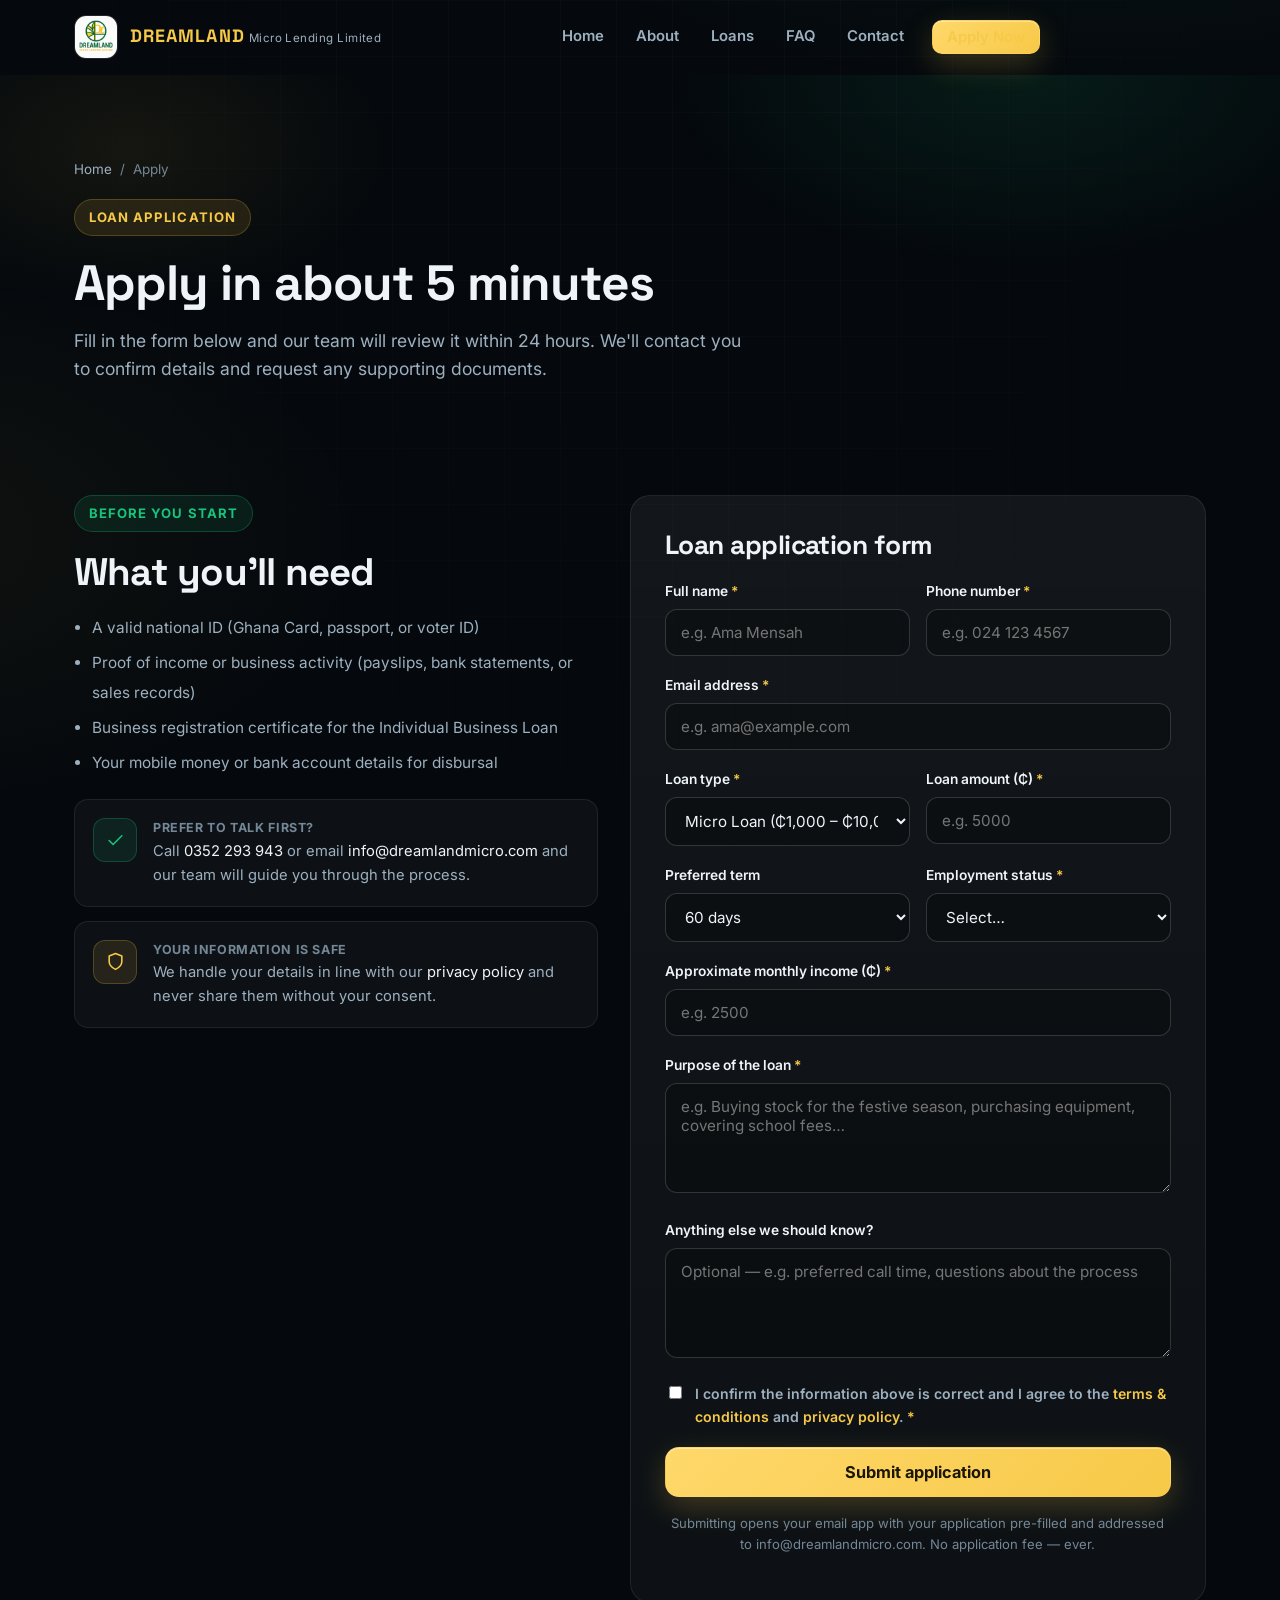
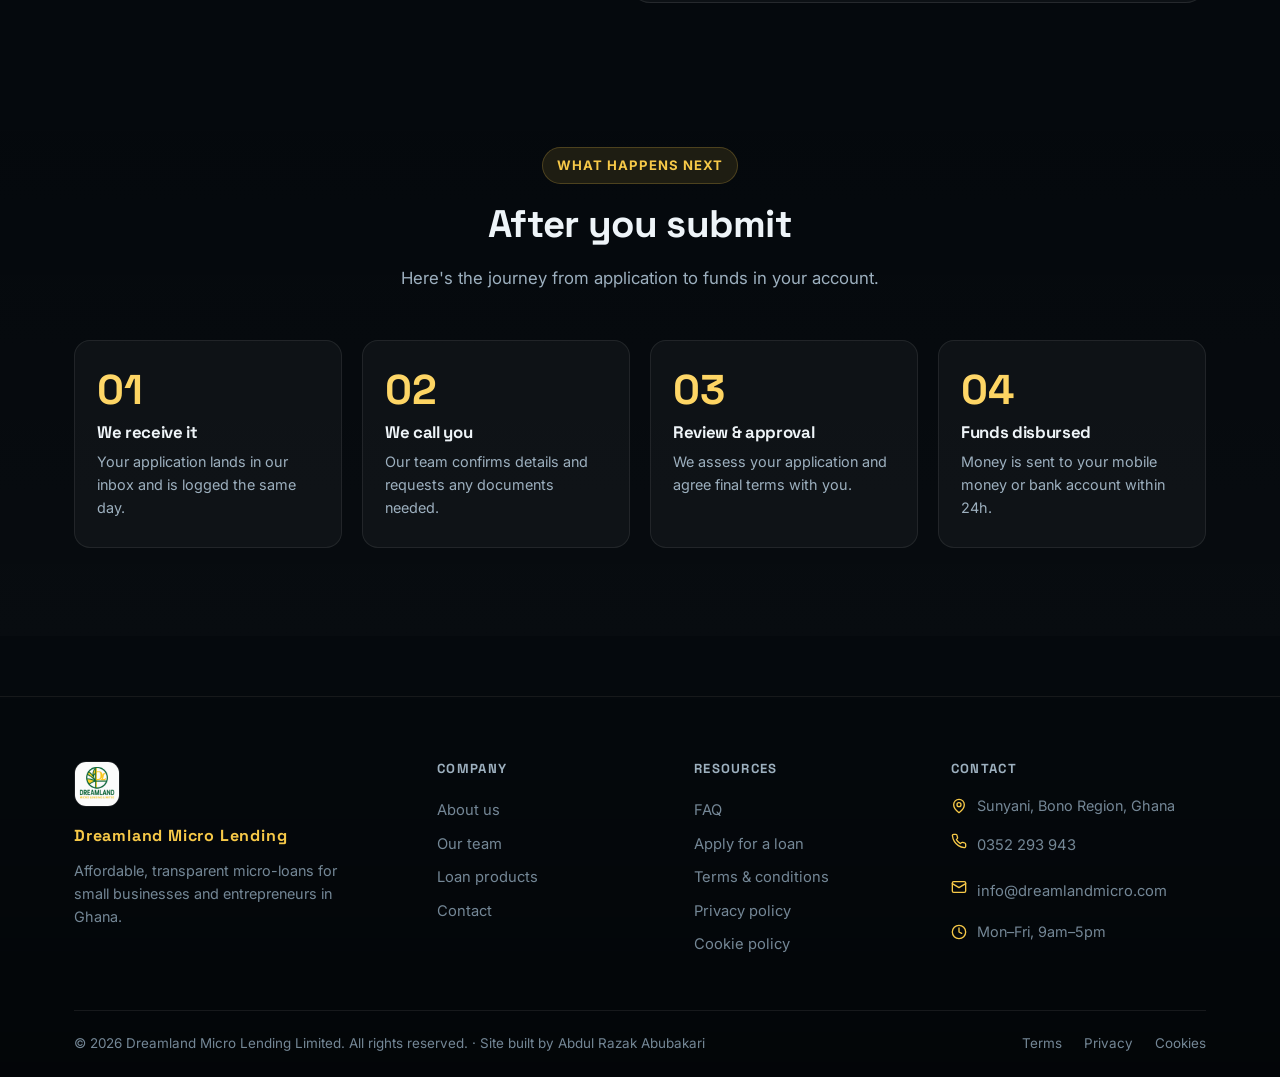
<file: public/apply.html>
<!doctype html>
<html lang="en">

<head>
  <meta charset="utf-8" />
  <meta name="viewport" content="width=device-width, initial-scale=1" />
  <title>Apply for a Loan — Dreamland Micro Lending</title>
  <meta name="description"
    content="Apply online for a micro, business, or emergency loan with Dreamland Micro Lending. Takes about 5 minutes — fast approval and disbursal." />
  <link rel="icon" href="logo.png" type="image/x-icon" />
  <link rel="canonical" href="https://dreamlandmicrocredit.com/apply.html" />
  <link rel="preconnect" href="https://fonts.googleapis.com" />
  <link rel="preconnect" href="https://fonts.gstatic.com" crossorigin />
  <link
    href="https://fonts.googleapis.com/css2?family=Inter:wght@400;500;600;700;800&family=Space+Grotesk:wght@500;600;700&display=swap"
    rel="stylesheet" />
  <link rel="stylesheet" href="assets/css/styles.css" />
</head>

<body>

  <header class="site-header">
    <div class="container nav-inner">
      <a class="brand" href="index.html" aria-label="Dreamland Micro Lending — home">
        <img src="logo.png" alt="Dreamland logo" />
        <span>
          <span class="brand-name">DREAMLAND</span>
          <span class="brand-sub">Micro Lending Limited</span>
        </span>
      </a>
      <nav class="desktop-nav" aria-label="Main navigation">
        <a href="index.html">Home</a>
        <a href="about.html">About</a>
        <a href="loans.html">Loans</a>
        <a href="faq.html">FAQ</a>
        <a href="contact.html">Contact</a>
        <a href="apply.html" class="btn btn-gold btn-sm">Apply Now</a>
      </nav>
      <div class="nav-actions">
        <button class="menu-btn" aria-label="Toggle navigation" aria-expanded="false">
          <span></span><span></span><span></span>
        </button>
      </div>
    </div>
    <div class="nav-overlay"></div>
    <nav class="mobile-nav" aria-label="Mobile navigation">
      <a href="index.html">Home</a>
      <a href="about.html">About</a>
      <a href="loans.html">Loans</a>
      <a href="faq.html">FAQ</a>
      <a href="contact.html">Contact</a>
      <a href="apply.html" class="btn btn-gold">Apply Now</a>
    </nav>
  </header>

  <main>

    <!-- PAGE HERO -->
    <section class="page-hero" aria-labelledby="page-title">
      <div class="container">
        <nav class="crumbs" aria-label="Breadcrumb">
          <a href="index.html">Home</a>
          <span aria-hidden="true">/</span>
          <span>Apply</span>
        </nav>
        <span class="kicker">Loan application</span>
        <h1 id="page-title">Apply in about 5 minutes</h1>
        <p>Fill in the form below and our team will review it within 24 hours. We'll contact you to confirm details and
          request any supporting documents.</p>
      </div>
    </section>

    <!-- APPLICATION FORM -->
    <section class="section tight" aria-labelledby="form-title">
      <div class="container">
        <div class="contact-grid">
          <div>
            <div class="reveal">
              <span class="kicker green">Before you start</span>
              <h2 id="form-title">What you'll need</h2>
              <ul style="color:var(--muted); font-size:.96rem; line-height:1.9;">
                <li>A valid national ID (Ghana Card, passport, or voter ID)</li>
                <li>Proof of income or business activity (payslips, bank statements, or sales records)</li>
                <li>Business registration certificate for the Individual Business Loan</li>
                <li>Your mobile money or bank account details for disbursal</li>
              </ul>
              <div class="info-row" style="margin-top:22px;">
                <div class="ic green">
                  <svg viewBox="0 0 24 24" fill="none" stroke="currentColor" stroke-width="2" stroke-linecap="round" stroke-linejoin="round"><path d="M20 6 9 17l-5-5"/></svg>
                </div>
                <div>
                  <div class="lbl">Prefer to talk first?</div>
                  <div class="val" style="font-weight:400; color:var(--muted); font-size:.92rem;">
                    Call <a href="tel:+233352293943">0352 293 943</a> or email
                    <a href="mailto:info@dreamlandmicro.com">info@dreamlandmicro.com</a> and our team will guide you
                    through the process.
                  </div>
                </div>
              </div>
              <div class="info-row" style="margin-top:14px;">
                <div class="ic">
                  <svg viewBox="0 0 24 24" fill="none" stroke="currentColor" stroke-width="2" stroke-linecap="round" stroke-linejoin="round"><path d="M12 22s8-4 8-10V5l-8-3-8 3v7c0 6 8 10 8 10z"/></svg>
                </div>
                <div>
                  <div class="lbl">Your information is safe</div>
                  <div class="val" style="font-weight:400; color:var(--muted); font-size:.92rem;">
                    We handle your details in line with our <a href="privacy.html">privacy policy</a> and never share
                    them without your consent.
                  </div>
                </div>
              </div>
            </div>
          </div>

          <div class="reveal" style="--d:120ms">
            <form id="applyForm" class="form-card" novalidate>
              <h3 style="margin-bottom:20px;">Loan application form</h3>

              <div class="form-row">
                <div class="field">
                  <label for="fullName">Full name <span class="req">*</span></label>
                  <input id="fullName" type="text" autocomplete="name" placeholder="e.g. Ama Mensah" required />
                </div>
                <div class="field">
                  <label for="phone">Phone number <span class="req">*</span></label>
                  <input id="phone" type="tel" autocomplete="tel" placeholder="e.g. 024 123 4567" required />
                </div>
              </div>

              <div class="field">
                <label for="email">Email address <span class="req">*</span></label>
                <input id="email" type="email" autocomplete="email" placeholder="e.g. ama@example.com" required />
              </div>

              <div class="form-row">
                <div class="field">
                  <label for="product">Loan type <span class="req">*</span></label>
                  <select id="product" required>
                    <option value="micro">Micro Loan (₵1,000 – ₵10,000)</option>
                    <option value="business">Individual Business Loan (₵5,000 – ₵20,000)</option>
                    <option value="emergency">Emergency Loan (₵1,000 – ₵10,000)</option>
                  </select>
                </div>
                <div class="field">
                  <label for="amount">Loan amount (₵) <span class="req">*</span></label>
                  <input id="amount" type="number" min="1000" max="20000" step="100" placeholder="e.g. 5000" required />
                </div>
              </div>

              <div class="form-row">
                <div class="field">
                  <label for="term">Preferred term</label>
                  <select id="term">
                    <option value="30">30 days</option>
                    <option value="60" selected>60 days</option>
                    <option value="90">90 days</option>
                    <option value="180">180 days</option>
                  </select>
                </div>
                <div class="field">
                  <label for="employment">Employment status <span class="req">*</span></label>
                  <select id="employment" required>
                    <option value="">Select…</option>
                    <option value="employed">Employed</option>
                    <option value="self-employed">Self-employed</option>
                    <option value="business-owner">Small business owner</option>
                  </select>
                </div>
              </div>

              <div class="field" id="businessField" style="display:none;">
                <label for="businessType">Business type</label>
                <input id="businessType" type="text" placeholder="e.g. Retail shop, food vendor, transport" />
                <div class="hint">Tell us briefly what your business does.</div>
              </div>

              <div class="field">
                <label for="monthlyIncome">Approximate monthly income (₵) <span class="req">*</span></label>
                <input id="monthlyIncome" type="number" min="0" step="100" placeholder="e.g. 2500" required />
              </div>

              <div class="field">
                <label for="purpose">Purpose of the loan <span class="req">*</span></label>
                <textarea id="purpose" placeholder="e.g. Buying stock for the festive season, purchasing equipment, covering school fees…" required></textarea>
              </div>

              <div class="field">
                <label for="notes">Anything else we should know?</label>
                <textarea id="notes" placeholder="Optional — e.g. preferred call time, questions about the process"></textarea>
              </div>

              <div class="field">
                <label style="display:flex; gap:10px; align-items:flex-start; font-size:.88rem; color:var(--muted); cursor:pointer;">
                  <input type="checkbox" id="consent" required style="width:auto; margin-top:3px;" />
                  <span>I confirm the information above is correct and I agree to the
                    <a href="terms.html">terms &amp; conditions</a> and <a href="privacy.html">privacy policy</a>.
                    <span class="req">*</span></span>
                </label>
              </div>

              <button type="submit" class="btn btn-gold btn-lg btn-block">Submit application</button>
              <p class="form-note">Submitting opens your email app with your application pre-filled and addressed to
                info@dreamlandmicro.com. No application fee — ever.</p>
              <div id="applyStatus" class="form-status" role="status" aria-live="polite"></div>
            </form>
          </div>
        </div>
      </div>
    </section>

    <!-- NEXT STEPS -->
    <section class="section" style="background:linear-gradient(180deg, transparent, rgba(255,255,255,.015));" aria-labelledby="next-title">
      <div class="container">
        <div class="section-head reveal">
          <span class="kicker">What happens next</span>
          <h2 id="next-title">After you submit</h2>
          <p>Here's the journey from application to funds in your account.</p>
        </div>
        <div class="process-grid">
          <div class="step reveal" style="--d:0ms">
            <span class="step-num">01</span>
            <h4>We receive it</h4>
            <p>Your application lands in our inbox and is logged the same day.</p>
          </div>
          <div class="step reveal" style="--d:90ms">
            <span class="step-num">02</span>
            <h4>We call you</h4>
            <p>Our team confirms details and requests any documents needed.</p>
          </div>
          <div class="step reveal" style="--d:180ms">
            <span class="step-num">03</span>
            <h4>Review &amp; approval</h4>
            <p>We assess your application and agree final terms with you.</p>
          </div>
          <div class="step reveal" style="--d:270ms">
            <span class="step-num">04</span>
            <h4>Funds disbursed</h4>
            <p>Money is sent to your mobile money or bank account within 24h.</p>
          </div>
        </div>
      </div>
    </section>

  </main>

  <footer class="site-footer">
    <div class="container">
      <div class="footer-grid">
        <div class="footer-brand">
          <img src="logo.png" alt="Dreamland Micro Lending logo" />
          <div class="f-name">Dreamland Micro Lending</div>
          <p>Affordable, transparent micro-loans for small businesses and entrepreneurs in Ghana.</p>
        </div>
        <div class="footer-col">
          <h5>Company</h5>
          <a href="about.html">About us</a>
          <a href="index.html#team">Our team</a>
          <a href="loans.html">Loan products</a>
          <a href="contact.html">Contact</a>
        </div>
        <div class="footer-col">
          <h5>Resources</h5>
          <a href="faq.html">FAQ</a>
          <a href="apply.html">Apply for a loan</a>
          <a href="terms.html">Terms &amp; conditions</a>
          <a href="privacy.html">Privacy policy</a>
          <a href="cookies.html">Cookie policy</a>
        </div>
        <div class="footer-col footer-contact">
          <h5>Contact</h5>
          <ul>
            <li>
              <svg viewBox="0 0 24 24" fill="none" stroke="currentColor" stroke-width="2" stroke-linecap="round" stroke-linejoin="round"><path d="M20 10c0 6-8 12-8 12s-8-6-8-12a8 8 0 0 1 16 0z"/><circle cx="12" cy="10" r="3"/></svg>
              Sunyani, Bono Region, Ghana
            </li>
            <li>
              <svg viewBox="0 0 24 24" fill="none" stroke="currentColor" stroke-width="2" stroke-linecap="round" stroke-linejoin="round"><path d="M22 16.92v3a2 2 0 0 1-2.18 2 19.79 19.79 0 0 1-8.63-3.07 19.5 19.5 0 0 1-6-6 19.79 19.79 0 0 1-3.07-8.67A2 2 0 0 1 4.11 2h3a2 2 0 0 1 2 1.72c.12.9.34 1.79.66 2.64a2 2 0 0 1-.45 2.11L8.09 9.91a16 16 0 0 0 6 6l1.44-1.23a2 2 0 0 1 2.11-.45c.85.32 1.74.54 2.64.66A2 2 0 0 1 22 16.92z"/></svg>
              <a href="tel:+233352293943">0352 293 943</a>
            </li>
            <li>
              <svg viewBox="0 0 24 24" fill="none" stroke="currentColor" stroke-width="2" stroke-linecap="round" stroke-linejoin="round"><rect x="2" y="4" width="20" height="16" rx="2"/><path d="m22 7-10 6L2 7"/></svg>
              <a href="mailto:info@dreamlandmicro.com">info@dreamlandmicro.com</a>
            </li>
            <li>
              <svg viewBox="0 0 24 24" fill="none" stroke="currentColor" stroke-width="2" stroke-linecap="round" stroke-linejoin="round"><circle cx="12" cy="12" r="10"/><path d="M12 6v6l4 2"/></svg>
              Mon–Fri, 9am–5pm
            </li>
          </ul>
        </div>
      </div>
      <div class="footer-bottom">
        <div>© <span class="js-year">2025</span> Dreamland Micro Lending Limited. All rights reserved. · Site built by
          <a href="mailto:ubdoolrazak@gmail.com">Abdul Razak Abubakari</a></div>
        <div class="legal-links">
          <a href="terms.html">Terms</a>
          <a href="privacy.html">Privacy</a>
          <a href="cookies.html">Cookies</a>
        </div>
      </div>
    </div>
  </footer>

  <button class="to-top" aria-label="Back to top">
    <svg viewBox="0 0 24 24" fill="none" stroke="currentColor" stroke-width="2.4" stroke-linecap="round" stroke-linejoin="round"><path d="m18 15-6-6-6 6"/></svg>
  </button>

  <script src="assets/js/main.js"></script>
  <script>
    (function () {
      var form = document.getElementById('applyForm');
      var status = document.getElementById('applyStatus');
      var product = document.getElementById('product');
      var amount = document.getElementById('amount');
      var employment = document.getElementById('employment');
      var businessField = document.getElementById('businessField');

      // Pre-select loan type & amount from URL (e.g. apply.html?product=business&amount=8000)
      (function () {
        var params = new URLSearchParams(window.location.search);
        var p = params.get('product');
        if (p && ['micro', 'business', 'emergency'].indexOf(p) !== -1) {
          product.value = p;
          if (p === 'business') {
            businessField.style.display = 'block';
          }
        }
        var a = params.get('amount');
        if (a && Number(a) > 0) {
          amount.value = a;
        }
      })();

      // Show business type field when relevant
      employment.addEventListener('change', function () {
        businessField.style.display =
          employment.value === 'business-owner' || product.value === 'business' ? 'block' : 'none';
      });
      product.addEventListener('change', function () {
        businessField.style.display =
          employment.value === 'business-owner' || product.value === 'business' ? 'block' : 'none';
        if (product.value === 'business') {
          amount.min = 5000;
          if (Number(amount.value) < 5000) amount.value = '';
        } else {
          amount.min = 1000;
          if (Number(amount.value) > 10000 && product.value !== 'business') amount.value = '';
        }
      });

      var PRODUCT_NAMES = {
        micro: 'Micro Loan',
        business: 'Individual Business Loan',
        emergency: 'Emergency Loan'
      };

      function show(msg, ok) {
        status.className = 'form-status ' + (ok ? 'ok' : 'err');
        status.textContent = msg;
        status.style.display = 'block';
        status.scrollIntoView({ behavior: 'smooth', block: 'center' });
      }

      function validate() {
        var name = document.getElementById('fullName').value.trim();
        var phone = document.getElementById('phone').value.trim();
        var email = document.getElementById('email').value.trim();
        var amt = Number(amount.value);
        var income = Number(document.getElementById('monthlyIncome').value);
        var purpose = document.getElementById('purpose').value.trim();
        var consent = document.getElementById('consent').checked;

        if (name.length < 3) return 'Please enter your full name.';
        if (!/^[+0-9][0-9\s-]{7,14}$/.test(phone)) return 'Please enter a valid phone number (e.g. 024 123 4567).';
        if (!/^[^\s@]+@[^\s@]+\.[^\s@]+$/.test(email)) return 'Please enter a valid email address.';
        if (!amt) return 'Please enter the loan amount you need.';
        var min = product.value === 'business' ? 5000 : 1000;
        var max = product.value === 'business' ? 20000 : 10000;
        if (amt < min || amt > max) return 'For a ' + PRODUCT_NAMES[product.value] + ', enter an amount between ₵' + min.toLocaleString() + ' and ₵' + max.toLocaleString() + '.';
        if (!employment.value) return 'Please select your employment status.';
        if (employment.value === 'business-owner' && !document.getElementById('businessType').value.trim()) return 'Please tell us what your business does.';
        if (!income || income < 0) return 'Please enter your approximate monthly income.';
        if (purpose.length < 10) return 'Please describe the purpose of the loan in a few words.';
        if (!consent) return 'Please tick the box to confirm you agree to the terms & conditions.';
        return null;
      }

      function buildMailto() {
        var name = document.getElementById('fullName').value.trim();
        var phone = document.getElementById('phone').value.trim();
        var email = document.getElementById('email').value.trim();
        var amt = amount.value;
        var term = document.getElementById('term').value;
        var income = document.getElementById('monthlyIncome').value;
        var purpose = document.getElementById('purpose').value.trim();
        var notes = document.getElementById('notes').value.trim();
        var business = document.getElementById('businessType').value.trim();

        var subject = 'Loan application — ' + PRODUCT_NAMES[product.value] + ' — ' + name;
        var lines = [
          'Loan application for Dreamland Micro Lending',
          '',
          'Full name: ' + name,
          'Phone: ' + phone,
          'Email: ' + email,
          'Loan type: ' + PRODUCT_NAMES[product.value],
          'Amount requested: GHS ' + amt,
          'Preferred term: ' + term + ' days',
          'Employment status: ' + employment.options[employment.selectedIndex].text,
          business ? 'Business type: ' + business : null,
          'Approximate monthly income: GHS ' + income,
          'Purpose: ' + purpose,
          notes ? 'Additional notes: ' + notes : null,
          '',
          'Submitted from the Dreamland website.'
        ].filter(Boolean);

        return 'mailto:info@dreamlandmicro.com' +
          '?subject=' + encodeURIComponent(subject) +
          '&body=' + encodeURIComponent(lines.join('\n'));
      }

      form.addEventListener('submit', function (e) {
        e.preventDefault();
        var err = validate();
        if (err) {
          show(err, false);
          return;
        }
        var mailto = buildMailto();
        // Open the user's email app with everything pre-filled (functional without a backend).
        window.location.href = mailto;
        show('Almost done — your email app should have opened with your application pre-filled. ' +
          'Just press send, and we will get back to you within 24 hours. ' +
          'If it did not open, email us directly at info@dreamlandmicro.com.', true);
      });
    })();
  </script>
</body>

</html>
</file>
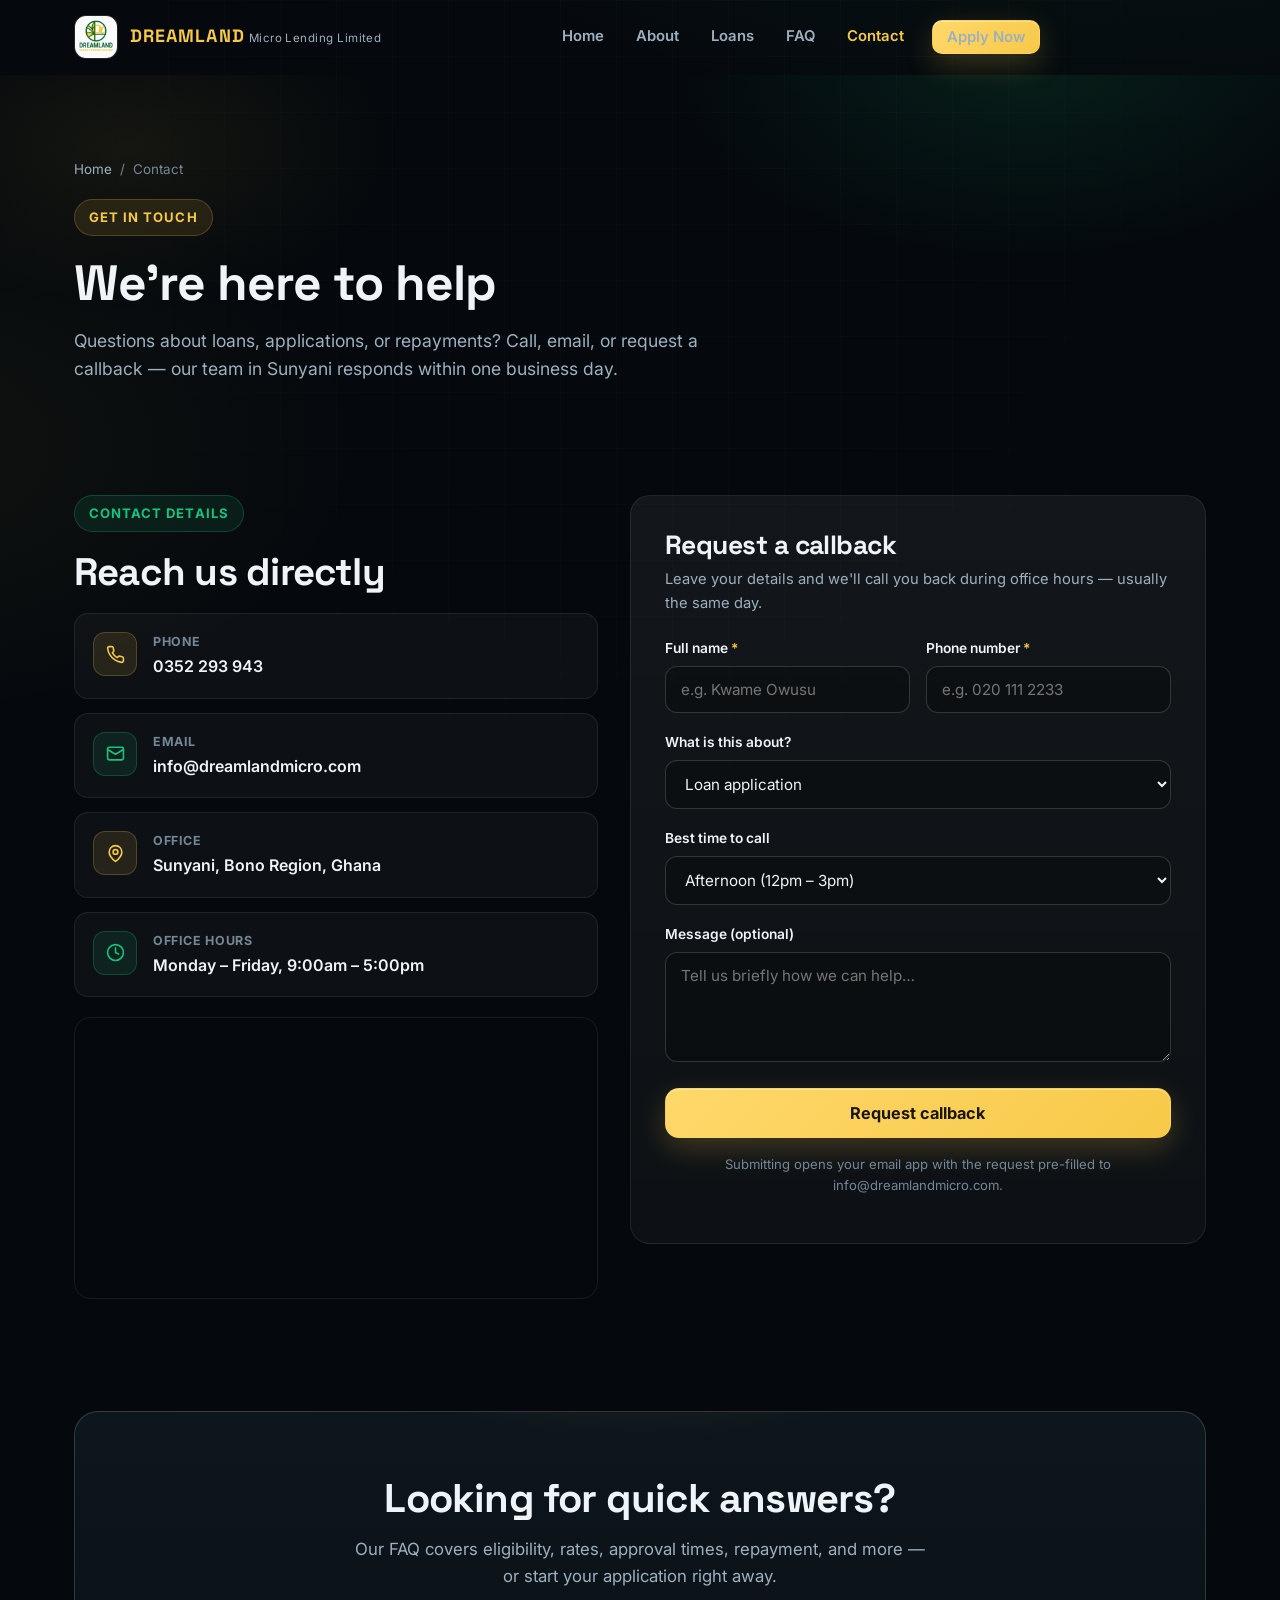
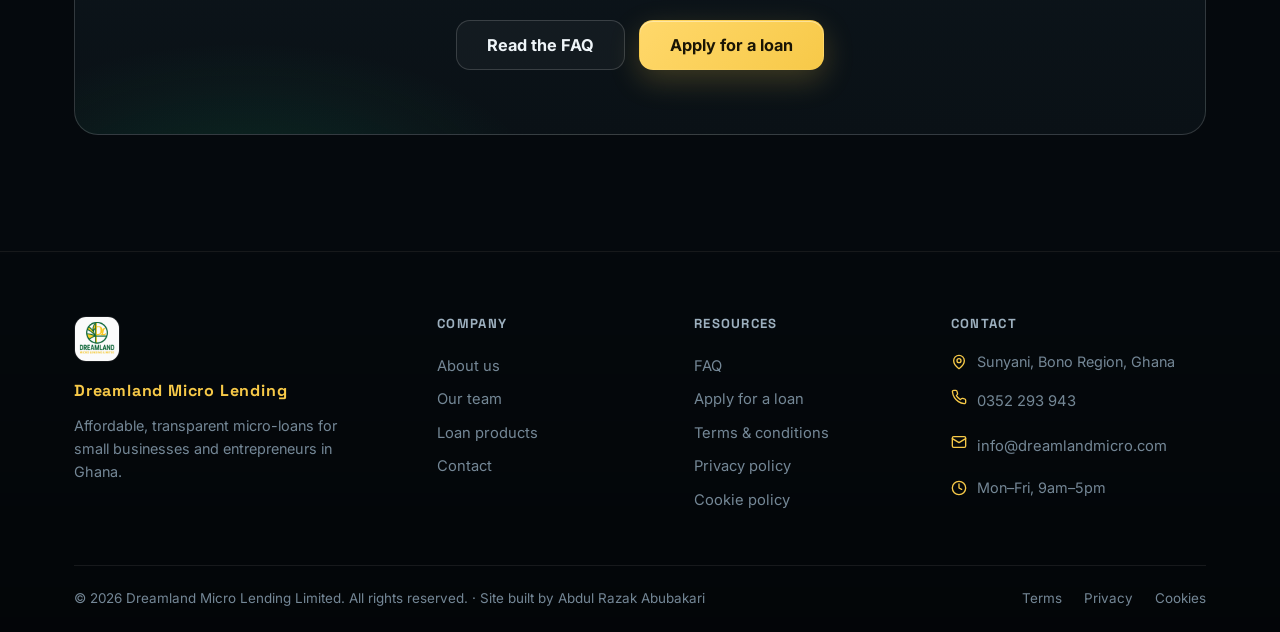
<file: public/contact.html>
<!doctype html>
<html lang="en">

<head>
  <meta charset="utf-8" />
  <meta name="viewport" content="width=device-width, initial-scale=1" />
  <title>Contact Us — Dreamland Micro Lending</title>
  <meta name="description"
    content="Contact Dreamland Micro Lending in Sunyani, Ghana. Call 0352 293 943, email info@dreamlandmicro.com, or request a callback." />
  <link rel="icon" href="logo.png" type="image/x-icon" />
  <link rel="canonical" href="https://dreamlandmicrocredit.com/contact.html" />
  <link rel="preconnect" href="https://fonts.googleapis.com" />
  <link rel="preconnect" href="https://fonts.gstatic.com" crossorigin />
  <link
    href="https://fonts.googleapis.com/css2?family=Inter:wght@400;500;600;700;800&family=Space+Grotesk:wght@500;600;700&display=swap"
    rel="stylesheet" />
  <link rel="stylesheet" href="assets/css/styles.css" />
</head>

<body>

  <header class="site-header">
    <div class="container nav-inner">
      <a class="brand" href="index.html" aria-label="Dreamland Micro Lending — home">
        <img src="logo.png" alt="Dreamland logo" />
        <span>
          <span class="brand-name">DREAMLAND</span>
          <span class="brand-sub">Micro Lending Limited</span>
        </span>
      </a>
      <nav class="desktop-nav" aria-label="Main navigation">
        <a href="index.html">Home</a>
        <a href="about.html">About</a>
        <a href="loans.html">Loans</a>
        <a href="faq.html">FAQ</a>
        <a href="contact.html">Contact</a>
        <a href="apply.html" class="btn btn-gold btn-sm">Apply Now</a>
      </nav>
      <div class="nav-actions">
        <button class="menu-btn" aria-label="Toggle navigation" aria-expanded="false">
          <span></span><span></span><span></span>
        </button>
      </div>
    </div>
    <div class="nav-overlay"></div>
    <nav class="mobile-nav" aria-label="Mobile navigation">
      <a href="index.html">Home</a>
      <a href="about.html">About</a>
      <a href="loans.html">Loans</a>
      <a href="faq.html">FAQ</a>
      <a href="contact.html">Contact</a>
      <a href="apply.html" class="btn btn-gold">Apply Now</a>
    </nav>
  </header>

  <main>

    <!-- PAGE HERO -->
    <section class="page-hero" aria-labelledby="page-title">
      <div class="container">
        <nav class="crumbs" aria-label="Breadcrumb">
          <a href="index.html">Home</a>
          <span aria-hidden="true">/</span>
          <span>Contact</span>
        </nav>
        <span class="kicker">Get in touch</span>
        <h1 id="page-title">We're here to help</h1>
        <p>Questions about loans, applications, or repayments? Call, email, or request a callback — our team in Sunyani
          responds within one business day.</p>
      </div>
    </section>

    <!-- CONTACT INFO + FORM -->
    <section class="section tight" aria-labelledby="contact-title">
      <div class="container">
        <div class="contact-grid">
          <div class="reveal">
            <span class="kicker green">Contact details</span>
            <h2 id="contact-title">Reach us directly</h2>
            <div class="info-list">
              <div class="info-row">
                <div class="ic">
                  <svg viewBox="0 0 24 24" fill="none" stroke="currentColor" stroke-width="2" stroke-linecap="round" stroke-linejoin="round"><path d="M22 16.92v3a2 2 0 0 1-2.18 2 19.79 19.79 0 0 1-8.63-3.07 19.5 19.5 0 0 1-6-6 19.79 19.79 0 0 1-3.07-8.67A2 2 0 0 1 4.11 2h3a2 2 0 0 1 2 1.72c.12.9.34 1.79.66 2.64a2 2 0 0 1-.45 2.11L8.09 9.91a16 16 0 0 0 6 6l1.44-1.23a2 2 0 0 1 2.11-.45c.85.32 1.74.54 2.64.66A2 2 0 0 1 22 16.92z"/></svg>
                </div>
                <div>
                  <div class="lbl">Phone</div>
                  <div class="val"><a href="tel:+233352293943">0352 293 943</a></div>
                </div>
              </div>
              <div class="info-row">
                <div class="ic green">
                  <svg viewBox="0 0 24 24" fill="none" stroke="currentColor" stroke-width="2" stroke-linecap="round" stroke-linejoin="round"><rect x="2" y="4" width="20" height="16" rx="2"/><path d="m22 7-10 6L2 7"/></svg>
                </div>
                <div>
                  <div class="lbl">Email</div>
                  <div class="val"><a href="mailto:info@dreamlandmicro.com">info@dreamlandmicro.com</a></div>
                </div>
              </div>
              <div class="info-row">
                <div class="ic">
                  <svg viewBox="0 0 24 24" fill="none" stroke="currentColor" stroke-width="2" stroke-linecap="round" stroke-linejoin="round"><path d="M20 10c0 6-8 12-8 12s-8-6-8-12a8 8 0 0 1 16 0z"/><circle cx="12" cy="10" r="3"/></svg>
                </div>
                <div>
                  <div class="lbl">Office</div>
                  <div class="val">Sunyani, Bono Region, Ghana</div>
                </div>
              </div>
              <div class="info-row">
                <div class="ic green">
                  <svg viewBox="0 0 24 24" fill="none" stroke="currentColor" stroke-width="2" stroke-linecap="round" stroke-linejoin="round"><circle cx="12" cy="12" r="10"/><path d="M12 6v6l4 2"/></svg>
                </div>
                <div>
                  <div class="lbl">Office hours</div>
                  <div class="val">Monday – Friday, 9:00am – 5:00pm</div>
                </div>
              </div>
            </div>

            <div class="map-frame">
              <iframe
                title="Map showing Sunyani, Ghana"
                src="https://www.google.com/maps?q=Sunyani%2C%20Ghana&output=embed"
                loading="lazy"
                referrerpolicy="no-referrer-when-downgrade"
                allowfullscreen></iframe>
            </div>
          </div>

          <div class="reveal" style="--d:120ms">
            <form id="callbackForm" class="form-card" novalidate>
              <h3 style="margin-bottom:8px;">Request a callback</h3>
              <p style="color:var(--muted); font-size:.92rem; margin-bottom:22px;">Leave your details and we'll call you
                back during office hours — usually the same day.</p>

              <div class="form-row">
                <div class="field">
                  <label for="cbName">Full name <span class="req">*</span></label>
                  <input id="cbName" type="text" autocomplete="name" placeholder="e.g. Kwame Owusu" required />
                </div>
                <div class="field">
                  <label for="cbPhone">Phone number <span class="req">*</span></label>
                  <input id="cbPhone" type="tel" autocomplete="tel" placeholder="e.g. 020 111 2233" required />
                </div>
              </div>

              <div class="field">
                <label for="cbTopic">What is this about?</label>
                <select id="cbTopic">
                  <option value="loan-application">Loan application</option>
                  <option value="repayment">Repayment</option>
                  <option value="general">General question</option>
                  <option value="complaint">Feedback / complaint</option>
                </select>
              </div>

              <div class="field">
                <label for="cbTime">Best time to call</label>
                <select id="cbTime">
                  <option value="morning">Morning (9am – 12pm)</option>
                  <option value="afternoon" selected>Afternoon (12pm – 3pm)</option>
                  <option value="late">Late afternoon (3pm – 5pm)</option>
                </select>
              </div>

              <div class="field">
                <label for="cbMessage">Message (optional)</label>
                <textarea id="cbMessage" placeholder="Tell us briefly how we can help…"></textarea>
              </div>

              <button type="submit" class="btn btn-gold btn-lg btn-block">Request callback</button>
              <p class="form-note">Submitting opens your email app with the request pre-filled to
                info@dreamlandmicro.com.</p>
              <div id="cbStatus" class="form-status" role="status" aria-live="polite"></div>
            </form>
          </div>
        </div>
      </div>
    </section>

    <!-- FAQ LINK -->
    <section class="section tight" aria-labelledby="cta-title">
      <div class="container">
        <div class="cta-band reveal">
          <h2 id="cta-title">Looking for quick answers?</h2>
          <p>Our FAQ covers eligibility, rates, approval times, repayment, and more — or start your application right
            away.</p>
          <div class="cta-row">
            <a href="faq.html" class="btn btn-ghost btn-lg">Read the FAQ</a>
            <a href="apply.html" class="btn btn-gold btn-lg">Apply for a loan</a>
          </div>
        </div>
      </div>
    </section>

  </main>

  <footer class="site-footer">
    <div class="container">
      <div class="footer-grid">
        <div class="footer-brand">
          <img src="logo.png" alt="Dreamland Micro Lending logo" />
          <div class="f-name">Dreamland Micro Lending</div>
          <p>Affordable, transparent micro-loans for small businesses and entrepreneurs in Ghana.</p>
        </div>
        <div class="footer-col">
          <h5>Company</h5>
          <a href="about.html">About us</a>
          <a href="index.html#team">Our team</a>
          <a href="loans.html">Loan products</a>
          <a href="contact.html">Contact</a>
        </div>
        <div class="footer-col">
          <h5>Resources</h5>
          <a href="faq.html">FAQ</a>
          <a href="apply.html">Apply for a loan</a>
          <a href="terms.html">Terms &amp; conditions</a>
          <a href="privacy.html">Privacy policy</a>
          <a href="cookies.html">Cookie policy</a>
        </div>
        <div class="footer-col footer-contact">
          <h5>Contact</h5>
          <ul>
            <li>
              <svg viewBox="0 0 24 24" fill="none" stroke="currentColor" stroke-width="2" stroke-linecap="round" stroke-linejoin="round"><path d="M20 10c0 6-8 12-8 12s-8-6-8-12a8 8 0 0 1 16 0z"/><circle cx="12" cy="10" r="3"/></svg>
              Sunyani, Bono Region, Ghana
            </li>
            <li>
              <svg viewBox="0 0 24 24" fill="none" stroke="currentColor" stroke-width="2" stroke-linecap="round" stroke-linejoin="round"><path d="M22 16.92v3a2 2 0 0 1-2.18 2 19.79 19.79 0 0 1-8.63-3.07 19.5 19.5 0 0 1-6-6 19.79 19.79 0 0 1-3.07-8.67A2 2 0 0 1 4.11 2h3a2 2 0 0 1 2 1.72c.12.9.34 1.79.66 2.64a2 2 0 0 1-.45 2.11L8.09 9.91a16 16 0 0 0 6 6l1.44-1.23a2 2 0 0 1 2.11-.45c.85.32 1.74.54 2.64.66A2 2 0 0 1 22 16.92z"/></svg>
              <a href="tel:+233352293943">0352 293 943</a>
            </li>
            <li>
              <svg viewBox="0 0 24 24" fill="none" stroke="currentColor" stroke-width="2" stroke-linecap="round" stroke-linejoin="round"><rect x="2" y="4" width="20" height="16" rx="2"/><path d="m22 7-10 6L2 7"/></svg>
              <a href="mailto:info@dreamlandmicro.com">info@dreamlandmicro.com</a>
            </li>
            <li>
              <svg viewBox="0 0 24 24" fill="none" stroke="currentColor" stroke-width="2" stroke-linecap="round" stroke-linejoin="round"><circle cx="12" cy="12" r="10"/><path d="M12 6v6l4 2"/></svg>
              Mon–Fri, 9am–5pm
            </li>
          </ul>
        </div>
      </div>
      <div class="footer-bottom">
        <div>© <span class="js-year">2025</span> Dreamland Micro Lending Limited. All rights reserved. · Site built by
          <a href="mailto:ubdoolrazak@gmail.com">Abdul Razak Abubakari</a></div>
        <div class="legal-links">
          <a href="terms.html">Terms</a>
          <a href="privacy.html">Privacy</a>
          <a href="cookies.html">Cookies</a>
        </div>
      </div>
    </div>
  </footer>

  <button class="to-top" aria-label="Back to top">
    <svg viewBox="0 0 24 24" fill="none" stroke="currentColor" stroke-width="2.4" stroke-linecap="round" stroke-linejoin="round"><path d="m18 15-6-6-6 6"/></svg>
  </button>

  <script src="assets/js/main.js"></script>
  <script>
    (function () {
      var form = document.getElementById('callbackForm');
      var status = document.getElementById('cbStatus');

      function show(msg, ok) {
        status.className = 'form-status ' + (ok ? 'ok' : 'err');
        status.textContent = msg;
        status.style.display = 'block';
        status.scrollIntoView({ behavior: 'smooth', block: 'center' });
      }

      form.addEventListener('submit', function (e) {
        e.preventDefault();
        var name = document.getElementById('cbName').value.trim();
        var phone = document.getElementById('cbPhone').value.trim();
        var topic = document.getElementById('cbTopic');
        var time = document.getElementById('cbTime');
        var message = document.getElementById('cbMessage').value.trim();

        if (name.length < 3) return show('Please enter your full name.', false);
        if (!/^[+0-9][0-9\s-]{7,14}$/.test(phone)) return show('Please enter a valid phone number (e.g. 020 111 2233).', false);

        var subject = 'Callback request — ' + name;
        var lines = [
          'Callback request for Dreamland Micro Lending',
          '',
          'Name: ' + name,
          'Phone: ' + phone,
          'Topic: ' + topic.options[topic.selectedIndex].text,
          'Best time to call: ' + time.options[time.selectedIndex].text,
          message ? 'Message: ' + message : null,
          '',
          'Submitted from the Dreamland website.'
        ].filter(Boolean);

        window.location.href = 'mailto:info@dreamlandmicro.com' +
          '?subject=' + encodeURIComponent(subject) +
          '&body=' + encodeURIComponent(lines.join('\n'));

        show('Almost done — your email app should have opened with the callback request pre-filled. ' +
          'Just press send and we will call you back within one business day.', true);
      });
    })();
  </script>
</body>

</html>
</file>
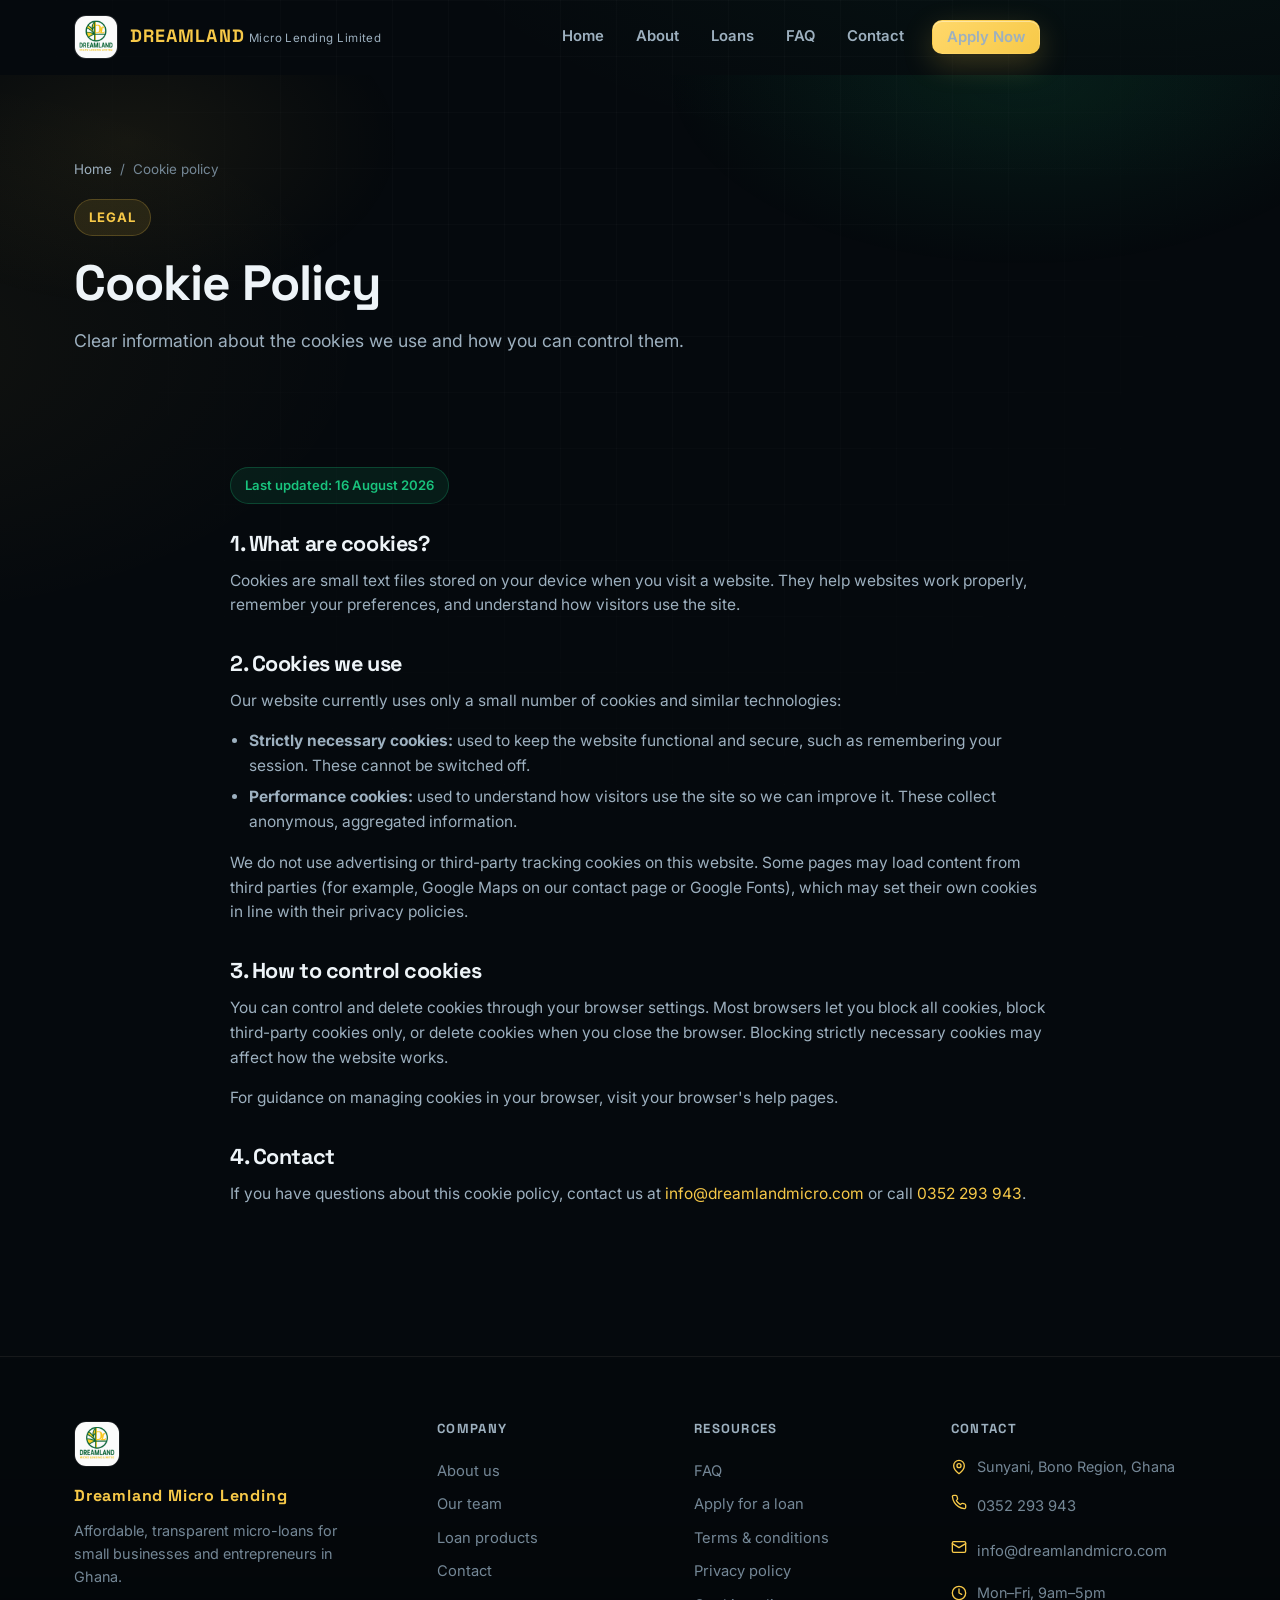
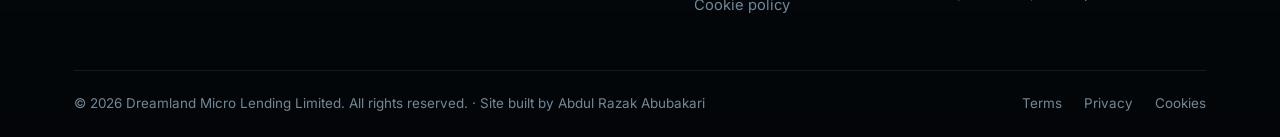
<file: public/cookies.html>
<!doctype html>
<html lang="en">

<head>
  <meta charset="utf-8" />
  <meta name="viewport" content="width=device-width, initial-scale=1" />
  <title>Cookie Policy — Dreamland Micro Lending</title>
  <meta name="description"
    content="How Dreamland Micro Lending uses cookies and similar technologies on its website." />
  <link rel="icon" href="logo.png" type="image/x-icon" />
  <link rel="canonical" href="https://dreamlandmicrocredit.com/cookies.html" />
  <link rel="preconnect" href="https://fonts.googleapis.com" />
  <link rel="preconnect" href="https://fonts.gstatic.com" crossorigin />
  <link
    href="https://fonts.googleapis.com/css2?family=Inter:wght@400;500;600;700;800&family=Space+Grotesk:wght@500;600;700&display=swap"
    rel="stylesheet" />
  <link rel="stylesheet" href="assets/css/styles.css" />
</head>

<body>

  <header class="site-header">
    <div class="container nav-inner">
      <a class="brand" href="index.html" aria-label="Dreamland Micro Lending — home">
        <img src="logo.png" alt="Dreamland logo" />
        <span>
          <span class="brand-name">DREAMLAND</span>
          <span class="brand-sub">Micro Lending Limited</span>
        </span>
      </a>
      <nav class="desktop-nav" aria-label="Main navigation">
        <a href="index.html">Home</a>
        <a href="about.html">About</a>
        <a href="loans.html">Loans</a>
        <a href="faq.html">FAQ</a>
        <a href="contact.html">Contact</a>
        <a href="apply.html" class="btn btn-gold btn-sm">Apply Now</a>
      </nav>
      <div class="nav-actions">
        <button class="menu-btn" aria-label="Toggle navigation" aria-expanded="false">
          <span></span><span></span><span></span>
        </button>
      </div>
    </div>
    <div class="nav-overlay"></div>
    <nav class="mobile-nav" aria-label="Mobile navigation">
      <a href="index.html">Home</a>
      <a href="about.html">About</a>
      <a href="loans.html">Loans</a>
      <a href="faq.html">FAQ</a>
      <a href="contact.html">Contact</a>
      <a href="apply.html" class="btn btn-gold">Apply Now</a>
    </nav>
  </header>

  <main>

    <section class="page-hero" aria-labelledby="page-title">
      <div class="container">
        <nav class="crumbs" aria-label="Breadcrumb">
          <a href="index.html">Home</a>
          <span aria-hidden="true">/</span>
          <span>Cookie policy</span>
        </nav>
        <span class="kicker">Legal</span>
        <h1 id="page-title">Cookie Policy</h1>
        <p>Clear information about the cookies we use and how you can control them.</p>
      </div>
    </section>

    <section class="section tight" aria-label="Cookie policy content">
      <div class="container">
        <div class="legal reveal">
          <span class="updated">Last updated: 16 August 2026</span>

          <div class="legal-block">
            <h2>1. What are cookies?</h2>
            <p>Cookies are small text files stored on your device when you visit a website. They help websites work
              properly, remember your preferences, and understand how visitors use the site.</p>
          </div>

          <div class="legal-block">
            <h2>2. Cookies we use</h2>
            <p>Our website currently uses only a small number of cookies and similar technologies:</p>
            <ul>
              <li><strong>Strictly necessary cookies:</strong> used to keep the website functional and secure, such as
                remembering your session. These cannot be switched off.</li>
              <li><strong>Performance cookies:</strong> used to understand how visitors use the site so we can improve
                it. These collect anonymous, aggregated information.</li>
            </ul>
            <p>We do not use advertising or third-party tracking cookies on this website. Some pages may load content
              from third parties (for example, Google Maps on our contact page or Google Fonts), which may set their own
              cookies in line with their privacy policies.</p>
          </div>

          <div class="legal-block">
            <h2>3. How to control cookies</h2>
            <p>You can control and delete cookies through your browser settings. Most browsers let you block all
              cookies, block third-party cookies only, or delete cookies when you close the browser. Blocking strictly
              necessary cookies may affect how the website works.</p>
            <p>For guidance on managing cookies in your browser, visit your browser's help pages.</p>
          </div>

          <div class="legal-block">
            <h2>4. Contact</h2>
            <p>If you have questions about this cookie policy, contact us at
              <a href="mailto:info@dreamlandmicro.com">info@dreamlandmicro.com</a> or call
              <a href="tel:+233352293943">0352 293 943</a>.</p>
          </div>
        </div>
      </div>
    </section>

  </main>

  <footer class="site-footer">
    <div class="container">
      <div class="footer-grid">
        <div class="footer-brand">
          <img src="logo.png" alt="Dreamland Micro Lending logo" />
          <div class="f-name">Dreamland Micro Lending</div>
          <p>Affordable, transparent micro-loans for small businesses and entrepreneurs in Ghana.</p>
        </div>
        <div class="footer-col">
          <h5>Company</h5>
          <a href="about.html">About us</a>
          <a href="index.html#team">Our team</a>
          <a href="loans.html">Loan products</a>
          <a href="contact.html">Contact</a>
        </div>
        <div class="footer-col">
          <h5>Resources</h5>
          <a href="faq.html">FAQ</a>
          <a href="apply.html">Apply for a loan</a>
          <a href="terms.html">Terms &amp; conditions</a>
          <a href="privacy.html">Privacy policy</a>
          <a href="cookies.html">Cookie policy</a>
        </div>
        <div class="footer-col footer-contact">
          <h5>Contact</h5>
          <ul>
            <li>
              <svg viewBox="0 0 24 24" fill="none" stroke="currentColor" stroke-width="2" stroke-linecap="round" stroke-linejoin="round"><path d="M20 10c0 6-8 12-8 12s-8-6-8-12a8 8 0 0 1 16 0z"/><circle cx="12" cy="10" r="3"/></svg>
              Sunyani, Bono Region, Ghana
            </li>
            <li>
              <svg viewBox="0 0 24 24" fill="none" stroke="currentColor" stroke-width="2" stroke-linecap="round" stroke-linejoin="round"><path d="M22 16.92v3a2 2 0 0 1-2.18 2 19.79 19.79 0 0 1-8.63-3.07 19.5 19.5 0 0 1-6-6 19.79 19.79 0 0 1-3.07-8.67A2 2 0 0 1 4.11 2h3a2 2 0 0 1 2 1.72c.12.9.34 1.79.66 2.64a2 2 0 0 1-.45 2.11L8.09 9.91a16 16 0 0 0 6 6l1.44-1.23a2 2 0 0 1 2.11-.45c.85.32 1.74.54 2.64.66A2 2 0 0 1 22 16.92z"/></svg>
              <a href="tel:+233352293943">0352 293 943</a>
            </li>
            <li>
              <svg viewBox="0 0 24 24" fill="none" stroke="currentColor" stroke-width="2" stroke-linecap="round" stroke-linejoin="round"><rect x="2" y="4" width="20" height="16" rx="2"/><path d="m22 7-10 6L2 7"/></svg>
              <a href="mailto:info@dreamlandmicro.com">info@dreamlandmicro.com</a>
            </li>
            <li>
              <svg viewBox="0 0 24 24" fill="none" stroke="currentColor" stroke-width="2" stroke-linecap="round" stroke-linejoin="round"><circle cx="12" cy="12" r="10"/><path d="M12 6v6l4 2"/></svg>
              Mon–Fri, 9am–5pm
            </li>
          </ul>
        </div>
      </div>
      <div class="footer-bottom">
        <div>© <span class="js-year">2025</span> Dreamland Micro Lending Limited. All rights reserved. · Site built by
          <a href="mailto:ubdoolrazak@gmail.com">Abdul Razak Abubakari</a></div>
        <div class="legal-links">
          <a href="terms.html">Terms</a>
          <a href="privacy.html">Privacy</a>
          <a href="cookies.html">Cookies</a>
        </div>
      </div>
    </div>
  </footer>

  <button class="to-top" aria-label="Back to top">
    <svg viewBox="0 0 24 24" fill="none" stroke="currentColor" stroke-width="2.4" stroke-linecap="round" stroke-linejoin="round"><path d="m18 15-6-6-6 6"/></svg>
  </button>

  <script src="assets/js/main.js"></script>
</body>

</html>
</file>
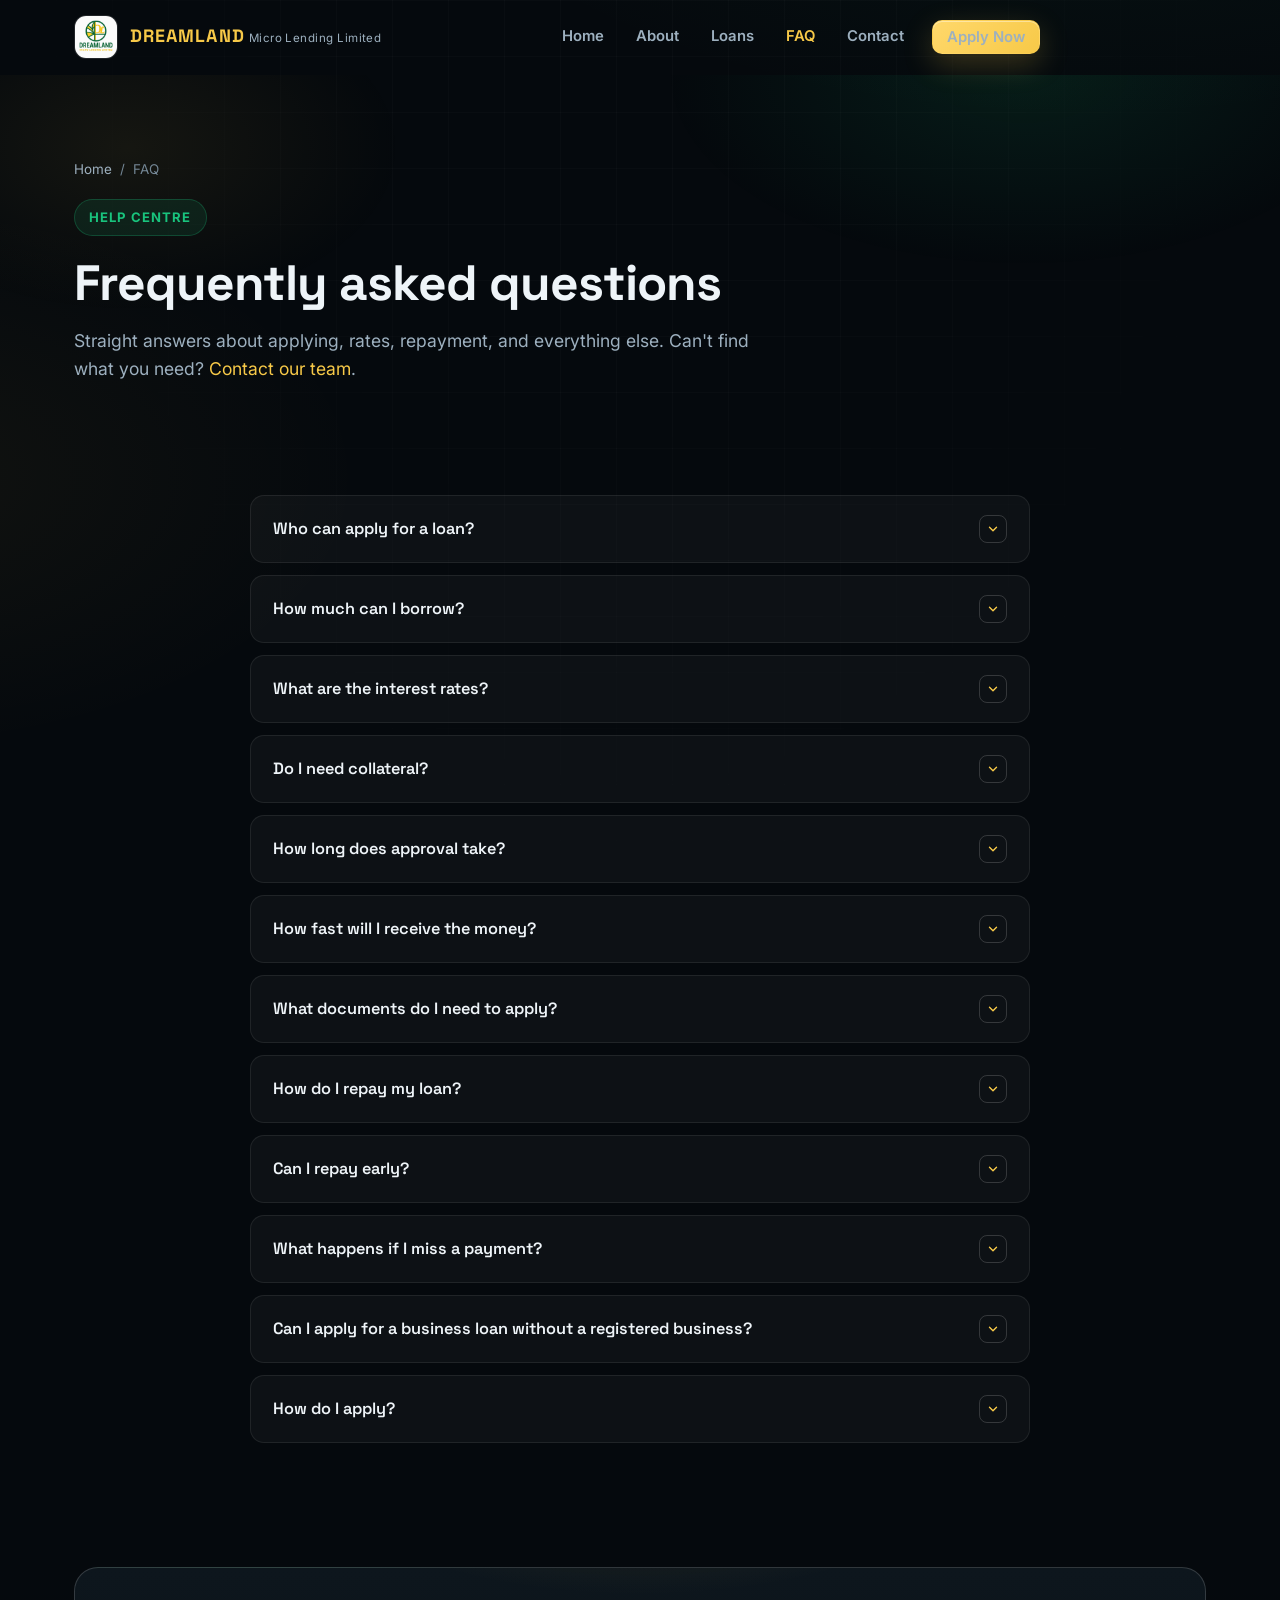
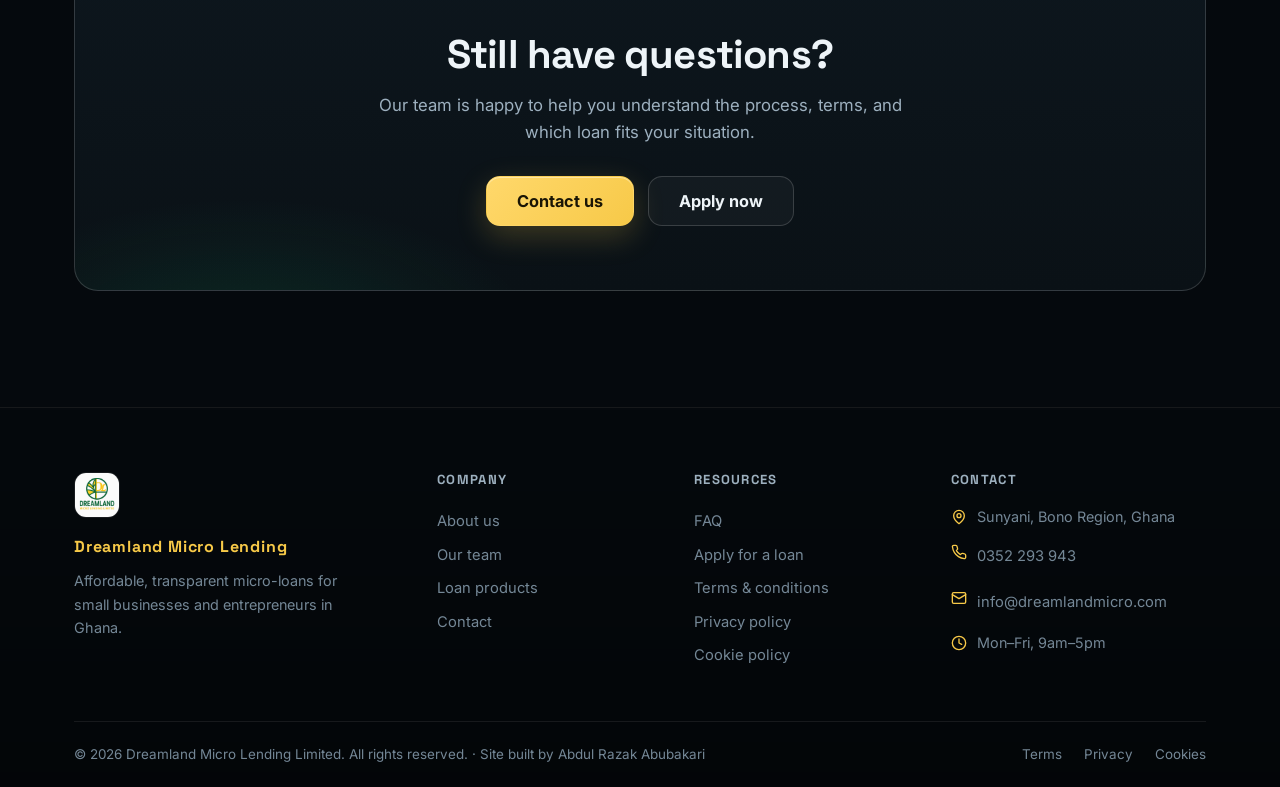
<file: public/faq.html>
<!doctype html>
<html lang="en">

<head>
  <meta charset="utf-8" />
  <meta name="viewport" content="width=device-width, initial-scale=1" />
  <title>Frequently Asked Questions — Dreamland Micro Lending</title>
  <meta name="description"
    content="Answers to common questions about Dreamland Micro Lending: eligibility, loan amounts, rates, approval times, repayments, collateral and more." />
  <link rel="icon" href="logo.png" type="image/x-icon" />
  <link rel="canonical" href="https://dreamlandmicrocredit.com/faq.html" />
  <link rel="preconnect" href="https://fonts.googleapis.com" />
  <link rel="preconnect" href="https://fonts.gstatic.com" crossorigin />
  <link
    href="https://fonts.googleapis.com/css2?family=Inter:wght@400;500;600;700;800&family=Space+Grotesk:wght@500;600;700&display=swap"
    rel="stylesheet" />
  <link rel="stylesheet" href="assets/css/styles.css" />
</head>

<body>

  <header class="site-header">
    <div class="container nav-inner">
      <a class="brand" href="index.html" aria-label="Dreamland Micro Lending — home">
        <img src="logo.png" alt="Dreamland logo" />
        <span>
          <span class="brand-name">DREAMLAND</span>
          <span class="brand-sub">Micro Lending Limited</span>
        </span>
      </a>
      <nav class="desktop-nav" aria-label="Main navigation">
        <a href="index.html">Home</a>
        <a href="about.html">About</a>
        <a href="loans.html">Loans</a>
        <a href="faq.html">FAQ</a>
        <a href="contact.html">Contact</a>
        <a href="apply.html" class="btn btn-gold btn-sm">Apply Now</a>
      </nav>
      <div class="nav-actions">
        <button class="menu-btn" aria-label="Toggle navigation" aria-expanded="false">
          <span></span><span></span><span></span>
        </button>
      </div>
    </div>
    <div class="nav-overlay"></div>
    <nav class="mobile-nav" aria-label="Mobile navigation">
      <a href="index.html">Home</a>
      <a href="about.html">About</a>
      <a href="loans.html">Loans</a>
      <a href="faq.html">FAQ</a>
      <a href="contact.html">Contact</a>
      <a href="apply.html" class="btn btn-gold">Apply Now</a>
    </nav>
  </header>

  <main>

    <!-- PAGE HERO -->
    <section class="page-hero" aria-labelledby="page-title">
      <div class="container">
        <nav class="crumbs" aria-label="Breadcrumb">
          <a href="index.html">Home</a>
          <span aria-hidden="true">/</span>
          <span>FAQ</span>
        </nav>
        <span class="kicker green">Help centre</span>
        <h1 id="page-title">Frequently asked questions</h1>
        <p>Straight answers about applying, rates, repayment, and everything else. Can't find what you need? <a
            href="contact.html">Contact our team</a>.</p>
      </div>
    </section>

    <!-- FAQ -->
    <section class="section tight" aria-labelledby="faq-title">
      <div class="container">
        <div class="faq-list">
          <h2 id="faq-title" class="sr-only" style="position:absolute;height:1px;width:1px;overflow:hidden;clip:rect(1px,1px,1px,1px);">FAQ</h2>

          <div class="faq-item reveal" style="--d:0ms">
            <button class="faq-q" aria-expanded="false">
              Who can apply for a loan?
              <span class="chev"><svg viewBox="0 0 24 24" fill="none" stroke="currentColor" stroke-width="2.4" stroke-linecap="round" stroke-linejoin="round"><path d="m6 9 6 6 6-6"/></svg></span>
            </button>
            <div class="faq-a">
              <div class="faq-a-inner">Ghanaian residents aged 18 and above who are employed, self-employed, or run a
                small business can apply. Both individuals and registered small businesses are welcome. You will need a
                valid national ID and proof of income or business activity.</div>
            </div>
          </div>

          <div class="faq-item reveal" style="--d:60ms">
            <button class="faq-q" aria-expanded="false">
              How much can I borrow?
              <span class="chev"><svg viewBox="0 0 24 24" fill="none" stroke="currentColor" stroke-width="2.4" stroke-linecap="round" stroke-linejoin="round"><path d="m6 9 6 6 6-6"/></svg></span>
            </button>
            <div class="faq-a">
              <div class="faq-a-inner">Micro loans range from ₵1,000 to ₵10,000 and business loans from ₵5,000 to
                ₵20,000. Returning customers who repay on time can access larger amounts over time.</div>
            </div>
          </div>

          <div class="faq-item reveal" style="--d:120ms">
            <button class="faq-q" aria-expanded="false">
              What are the interest rates?
              <span class="chev"><svg viewBox="0 0 24 24" fill="none" stroke="currentColor" stroke-width="2.4" stroke-linecap="round" stroke-linejoin="round"><path d="m6 9 6 6 6-6"/></svg></span>
            </button>
            <div class="faq-a">
              <div class="faq-a-inner">We use a simple flat rate on the amount borrowed: 7% for micro loans and 6% for
                business loans. Emergency loans are priced individually. There are no hidden fees — the rate you agree
                to is the rate you pay.</div>
            </div>
          </div>

          <div class="faq-item reveal" style="--d:180ms">
            <button class="faq-q" aria-expanded="false">
              Do I need collateral?
              <span class="chev"><svg viewBox="0 0 24 24" fill="none" stroke="currentColor" stroke-width="2.4" stroke-linecap="round" stroke-linejoin="round"><path d="m6 9 6 6 6-6"/></svg></span>
            </button>
            <div class="faq-a">
              <div class="faq-a-inner">No. Our micro and business loans are collateral-free. You just need valid
                identification and proof of income or business activity.</div>
            </div>
          </div>

          <div class="faq-item reveal" style="--d:240ms">
            <button class="faq-q" aria-expanded="false">
              How long does approval take?
              <span class="chev"><svg viewBox="0 0 24 24" fill="none" stroke="currentColor" stroke-width="2.4" stroke-linecap="round" stroke-linejoin="round"><path d="m6 9 6 6 6-6"/></svg></span>
            </button>
            <div class="faq-a">
              <div class="faq-a-inner">Most applications are reviewed and approved within 24 hours. Emergency loan
                applications are fast-tracked and may be approved the same day.</div>
            </div>
          </div>

          <div class="faq-item reveal" style="--d:300ms">
            <button class="faq-q" aria-expanded="false">
              How fast will I receive the money?
              <span class="chev"><svg viewBox="0 0 24 24" fill="none" stroke="currentColor" stroke-width="2.4" stroke-linecap="round" stroke-linejoin="round"><path d="m6 9 6 6 6-6"/></svg></span>
            </button>
            <div class="faq-a">
              <div class="faq-a-inner">Once your loan is approved, funds are typically disbursed within 24 hours.
                Disbursal is made to your mobile money account or bank account, depending on what you choose.</div>
            </div>
          </div>

          <div class="faq-item reveal" style="--d:360ms">
            <button class="faq-q" aria-expanded="false">
              What documents do I need to apply?
              <span class="chev"><svg viewBox="0 0 24 24" fill="none" stroke="currentColor" stroke-width="2.4" stroke-linecap="round" stroke-linejoin="round"><path d="m6 9 6 6 6-6"/></svg></span>
            </button>
            <div class="faq-a">
              <div class="faq-a-inner">A valid national ID (Ghana Card, passport, or voter ID) and proof of income or
                business activity — for example payslips, bank statements, or sales records. For the Individual Business
                Loan, proof of business registration is required.</div>
            </div>
          </div>

          <div class="faq-item reveal" style="--d:420ms">
            <button class="faq-q" aria-expanded="false">
              How do I repay my loan?
              <span class="chev"><svg viewBox="0 0 24 24" fill="none" stroke="currentColor" stroke-width="2.4" stroke-linecap="round" stroke-linejoin="round"><path d="m6 9 6 6 6-6"/></svg></span>
            </button>
            <div class="faq-a">
              <div class="faq-a-inner">Repayments are made via mobile money or bank transfer, usually in instalments
                aligned with your income cycle. Your repayment schedule is agreed before you receive the loan.</div>
            </div>
          </div>

          <div class="faq-item reveal" style="--d:480ms">
            <button class="faq-q" aria-expanded="false">
              Can I repay early?
              <span class="chev"><svg viewBox="0 0 24 24" fill="none" stroke="currentColor" stroke-width="2.4" stroke-linecap="round" stroke-linejoin="round"><path d="m6 9 6 6 6-6"/></svg></span>
            </button>
            <div class="faq-a">
              <div class="faq-a-inner">Yes. You can repay at any time before the due date. Contact our team to confirm
                your remaining balance and settle early — there are no early repayment penalties.</div>
            </div>
          </div>

          <div class="faq-item reveal" style="--d:540ms">
            <button class="faq-q" aria-expanded="false">
              What happens if I miss a payment?
              <span class="chev"><svg viewBox="0 0 24 24" fill="none" stroke="currentColor" stroke-width="2.4" stroke-linecap="round" stroke-linejoin="round"><path d="m6 9 6 6 6-6"/></svg></span>
            </button>
            <div class="faq-a">
              <div class="faq-a-inner">Please contact us as soon as possible if you anticipate difficulty. We work with
                borrowers to restructure repayment plans. Late or missed payments may attract charges as set out in your
                loan agreement and may affect future eligibility.</div>
            </div>
          </div>

          <div class="faq-item reveal" style="--d:600ms">
            <button class="faq-q" aria-expanded="false">
              Can I apply for a business loan without a registered business?
              <span class="chev"><svg viewBox="0 0 24 24" fill="none" stroke="currentColor" stroke-width="2.4" stroke-linecap="round" stroke-linejoin="round"><path d="m6 9 6 6 6-6"/></svg></span>
            </button>
            <div class="faq-a">
              <div class="faq-a-inner">The Individual Business Loan requires proof of business registration. If you are
                just starting out, a Micro Loan may be a better fit — you can build a repayment record and access larger
                business loans later.</div>
            </div>
          </div>

          <div class="faq-item reveal" style="--d:660ms">
            <button class="faq-q" aria-expanded="false">
              How do I apply?
              <span class="chev"><svg viewBox="0 0 24 24" fill="none" stroke="currentColor" stroke-width="2.4" stroke-linecap="round" stroke-linejoin="round"><path d="m6 9 6 6 6-6"/></svg></span>
            </button>
            <div class="faq-a">
              <div class="faq-a-inner">Fill in the <a href="apply.html">online application form</a> — it takes about 5
                minutes. Our team will contact you to confirm details and request any documents needed.</div>
            </div>
          </div>

        </div>
      </div>
    </section>

    <!-- CTA -->
    <section class="section tight" aria-labelledby="cta-title">
      <div class="container">
        <div class="cta-band reveal">
          <h2 id="cta-title">Still have questions?</h2>
          <p>Our team is happy to help you understand the process, terms, and which loan fits your situation.</p>
          <div class="cta-row">
            <a href="contact.html" class="btn btn-gold btn-lg">Contact us</a>
            <a href="apply.html" class="btn btn-ghost btn-lg">Apply now</a>
          </div>
        </div>
      </div>
    </section>

  </main>

  <footer class="site-footer">
    <div class="container">
      <div class="footer-grid">
        <div class="footer-brand">
          <img src="logo.png" alt="Dreamland Micro Lending logo" />
          <div class="f-name">Dreamland Micro Lending</div>
          <p>Affordable, transparent micro-loans for small businesses and entrepreneurs in Ghana.</p>
        </div>
        <div class="footer-col">
          <h5>Company</h5>
          <a href="about.html">About us</a>
          <a href="index.html#team">Our team</a>
          <a href="loans.html">Loan products</a>
          <a href="contact.html">Contact</a>
        </div>
        <div class="footer-col">
          <h5>Resources</h5>
          <a href="faq.html">FAQ</a>
          <a href="apply.html">Apply for a loan</a>
          <a href="terms.html">Terms &amp; conditions</a>
          <a href="privacy.html">Privacy policy</a>
          <a href="cookies.html">Cookie policy</a>
        </div>
        <div class="footer-col footer-contact">
          <h5>Contact</h5>
          <ul>
            <li>
              <svg viewBox="0 0 24 24" fill="none" stroke="currentColor" stroke-width="2" stroke-linecap="round" stroke-linejoin="round"><path d="M20 10c0 6-8 12-8 12s-8-6-8-12a8 8 0 0 1 16 0z"/><circle cx="12" cy="10" r="3"/></svg>
              Sunyani, Bono Region, Ghana
            </li>
            <li>
              <svg viewBox="0 0 24 24" fill="none" stroke="currentColor" stroke-width="2" stroke-linecap="round" stroke-linejoin="round"><path d="M22 16.92v3a2 2 0 0 1-2.18 2 19.79 19.79 0 0 1-8.63-3.07 19.5 19.5 0 0 1-6-6 19.79 19.79 0 0 1-3.07-8.67A2 2 0 0 1 4.11 2h3a2 2 0 0 1 2 1.72c.12.9.34 1.79.66 2.64a2 2 0 0 1-.45 2.11L8.09 9.91a16 16 0 0 0 6 6l1.44-1.23a2 2 0 0 1 2.11-.45c.85.32 1.74.54 2.64.66A2 2 0 0 1 22 16.92z"/></svg>
              <a href="tel:+233352293943">0352 293 943</a>
            </li>
            <li>
              <svg viewBox="0 0 24 24" fill="none" stroke="currentColor" stroke-width="2" stroke-linecap="round" stroke-linejoin="round"><rect x="2" y="4" width="20" height="16" rx="2"/><path d="m22 7-10 6L2 7"/></svg>
              <a href="mailto:info@dreamlandmicro.com">info@dreamlandmicro.com</a>
            </li>
            <li>
              <svg viewBox="0 0 24 24" fill="none" stroke="currentColor" stroke-width="2" stroke-linecap="round" stroke-linejoin="round"><circle cx="12" cy="12" r="10"/><path d="M12 6v6l4 2"/></svg>
              Mon–Fri, 9am–5pm
            </li>
          </ul>
        </div>
      </div>
      <div class="footer-bottom">
        <div>© <span class="js-year">2025</span> Dreamland Micro Lending Limited. All rights reserved. · Site built by
          <a href="mailto:ubdoolrazak@gmail.com">Abdul Razak Abubakari</a></div>
        <div class="legal-links">
          <a href="terms.html">Terms</a>
          <a href="privacy.html">Privacy</a>
          <a href="cookies.html">Cookies</a>
        </div>
      </div>
    </div>
  </footer>

  <button class="to-top" aria-label="Back to top">
    <svg viewBox="0 0 24 24" fill="none" stroke="currentColor" stroke-width="2.4" stroke-linecap="round" stroke-linejoin="round"><path d="m18 15-6-6-6 6"/></svg>
  </button>

  <script src="assets/js/main.js"></script>
</body>

</html>
</file>
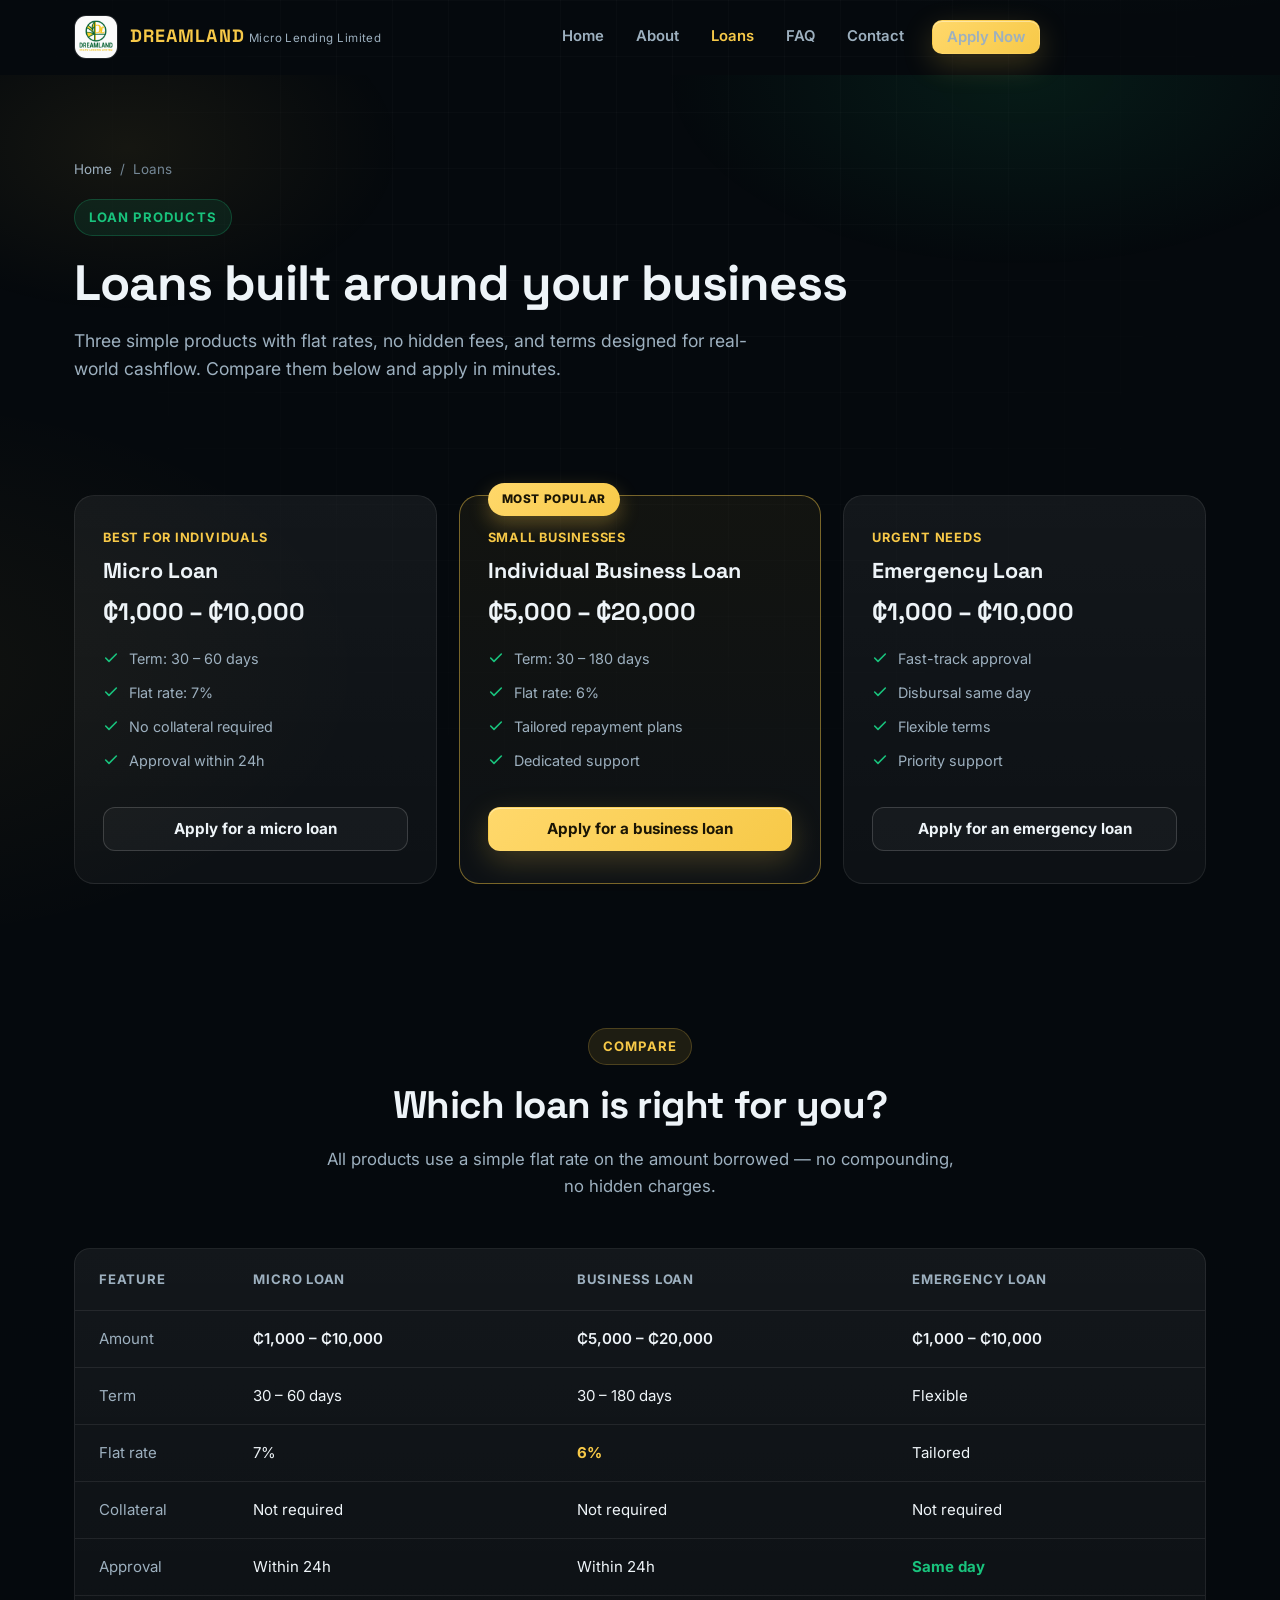
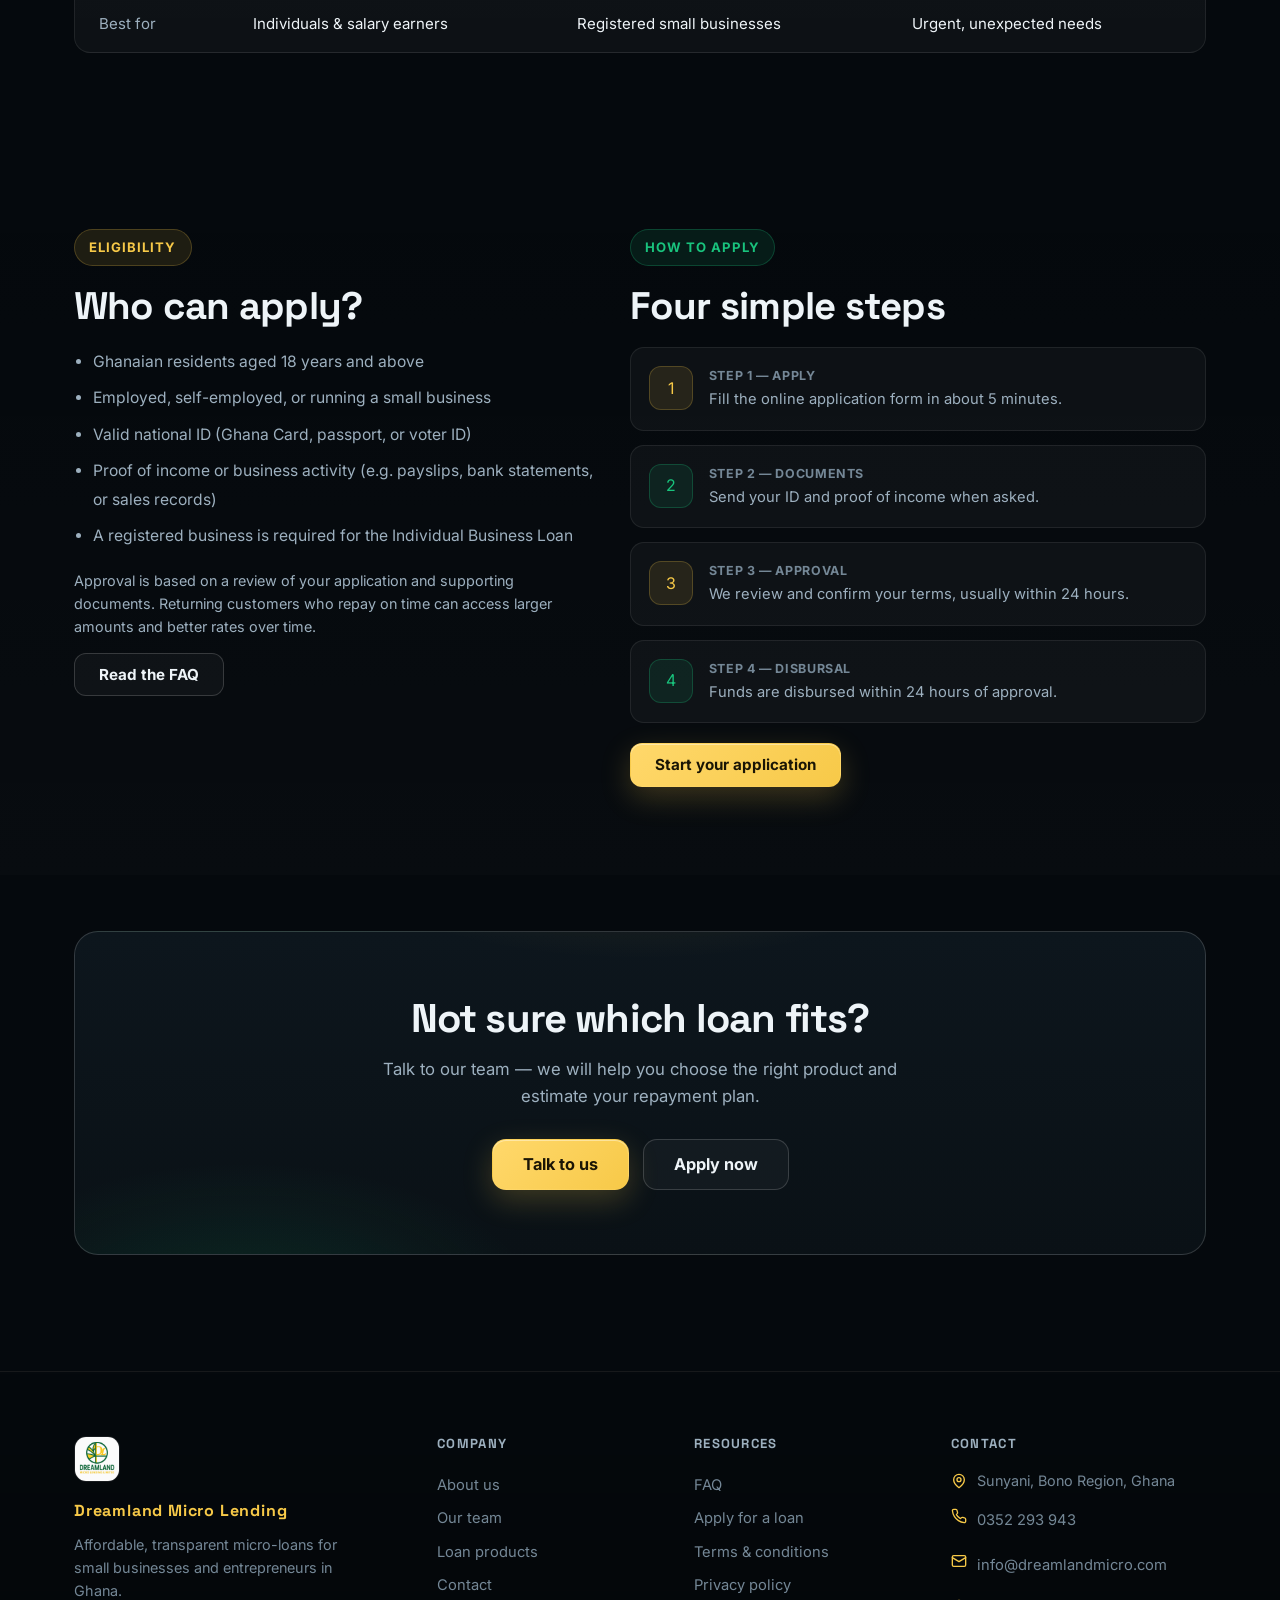
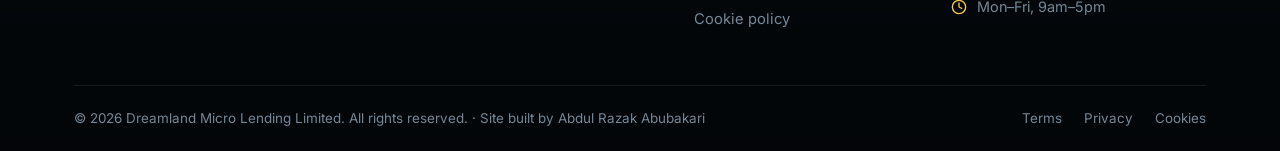
<file: public/loans.html>
<!doctype html>
<html lang="en">

<head>
  <meta charset="utf-8" />
  <meta name="viewport" content="width=device-width, initial-scale=1" />
  <title>Loan Products — Dreamland Micro Lending</title>
  <meta name="description"
    content="Explore Dreamland Micro Lending loan products: micro loans from ₵1,000, business loans up to ₵20,000, and emergency loans. Transparent flat rates, no hidden fees." />
  <link rel="icon" href="logo.png" type="image/x-icon" />
  <link rel="canonical" href="https://dreamlandmicrocredit.com/loans.html" />
  <link rel="preconnect" href="https://fonts.googleapis.com" />
  <link rel="preconnect" href="https://fonts.gstatic.com" crossorigin />
  <link
    href="https://fonts.googleapis.com/css2?family=Inter:wght@400;500;600;700;800&family=Space+Grotesk:wght@500;600;700&display=swap"
    rel="stylesheet" />
  <link rel="stylesheet" href="assets/css/styles.css" />
</head>

<body>

  <header class="site-header">
    <div class="container nav-inner">
      <a class="brand" href="index.html" aria-label="Dreamland Micro Lending — home">
        <img src="logo.png" alt="Dreamland logo" />
        <span>
          <span class="brand-name">DREAMLAND</span>
          <span class="brand-sub">Micro Lending Limited</span>
        </span>
      </a>
      <nav class="desktop-nav" aria-label="Main navigation">
        <a href="index.html">Home</a>
        <a href="about.html">About</a>
        <a href="loans.html">Loans</a>
        <a href="faq.html">FAQ</a>
        <a href="contact.html">Contact</a>
        <a href="apply.html" class="btn btn-gold btn-sm">Apply Now</a>
      </nav>
      <div class="nav-actions">
        <button class="menu-btn" aria-label="Toggle navigation" aria-expanded="false">
          <span></span><span></span><span></span>
        </button>
      </div>
    </div>
    <div class="nav-overlay"></div>
    <nav class="mobile-nav" aria-label="Mobile navigation">
      <a href="index.html">Home</a>
      <a href="about.html">About</a>
      <a href="loans.html">Loans</a>
      <a href="faq.html">FAQ</a>
      <a href="contact.html">Contact</a>
      <a href="apply.html" class="btn btn-gold">Apply Now</a>
    </nav>
  </header>

  <main>

    <!-- PAGE HERO -->
    <section class="page-hero" aria-labelledby="page-title">
      <div class="container">
        <nav class="crumbs" aria-label="Breadcrumb">
          <a href="index.html">Home</a>
          <span aria-hidden="true">/</span>
          <span>Loans</span>
        </nav>
        <span class="kicker green">Loan products</span>
        <h1 id="page-title">Loans built around your business</h1>
        <p>Three simple products with flat rates, no hidden fees, and terms designed for real-world cashflow. Compare
          them below and apply in minutes.</p>
      </div>
    </section>

    <!-- PRODUCTS -->
    <section class="section tight" aria-labelledby="products-title">
      <div class="container">
        <div class="products-grid">
          <div class="product-card reveal" style="--d:0ms">
            <div class="p-label">Best for individuals</div>
            <div class="p-name">Micro Loan</div>
            <div class="p-range">₵1,000 – ₵10,000</div>
            <ul>
              <li>
                <svg viewBox="0 0 24 24" fill="none" stroke="currentColor" stroke-width="2.4" stroke-linecap="round" stroke-linejoin="round"><path d="M20 6 9 17l-5-5"/></svg>
                Term: 30 – 60 days
              </li>
              <li>
                <svg viewBox="0 0 24 24" fill="none" stroke="currentColor" stroke-width="2.4" stroke-linecap="round" stroke-linejoin="round"><path d="M20 6 9 17l-5-5"/></svg>
                Flat rate: 7%
              </li>
              <li>
                <svg viewBox="0 0 24 24" fill="none" stroke="currentColor" stroke-width="2.4" stroke-linecap="round" stroke-linejoin="round"><path d="M20 6 9 17l-5-5"/></svg>
                No collateral required
              </li>
              <li>
                <svg viewBox="0 0 24 24" fill="none" stroke="currentColor" stroke-width="2.4" stroke-linecap="round" stroke-linejoin="round"><path d="M20 6 9 17l-5-5"/></svg>
                Approval within 24h
              </li>
            </ul>
            <a href="apply.html?product=micro" class="btn btn-ghost btn-block">Apply for a micro loan</a>
          </div>

          <div class="product-card featured reveal" style="--d:100ms">
            <span class="tag">Most popular</span>
            <div class="p-label">Small businesses</div>
            <div class="p-name">Individual Business Loan</div>
            <div class="p-range">₵5,000 – ₵20,000</div>
            <ul>
              <li>
                <svg viewBox="0 0 24 24" fill="none" stroke="currentColor" stroke-width="2.4" stroke-linecap="round" stroke-linejoin="round"><path d="M20 6 9 17l-5-5"/></svg>
                Term: 30 – 180 days
              </li>
              <li>
                <svg viewBox="0 0 24 24" fill="none" stroke="currentColor" stroke-width="2.4" stroke-linecap="round" stroke-linejoin="round"><path d="M20 6 9 17l-5-5"/></svg>
                Flat rate: 6%
              </li>
              <li>
                <svg viewBox="0 0 24 24" fill="none" stroke="currentColor" stroke-width="2.4" stroke-linecap="round" stroke-linejoin="round"><path d="M20 6 9 17l-5-5"/></svg>
                Tailored repayment plans
              </li>
              <li>
                <svg viewBox="0 0 24 24" fill="none" stroke="currentColor" stroke-width="2.4" stroke-linecap="round" stroke-linejoin="round"><path d="M20 6 9 17l-5-5"/></svg>
                Dedicated support
              </li>
            </ul>
            <a href="apply.html?product=business" class="btn btn-gold btn-block">Apply for a business loan</a>
          </div>

          <div class="product-card reveal" style="--d:200ms">
            <div class="p-label">Urgent needs</div>
            <div class="p-name">Emergency Loan</div>
            <div class="p-range">₵1,000 – ₵10,000</div>
            <ul>
              <li>
                <svg viewBox="0 0 24 24" fill="none" stroke="currentColor" stroke-width="2.4" stroke-linecap="round" stroke-linejoin="round"><path d="M20 6 9 17l-5-5"/></svg>
                Fast-track approval
              </li>
              <li>
                <svg viewBox="0 0 24 24" fill="none" stroke="currentColor" stroke-width="2.4" stroke-linecap="round" stroke-linejoin="round"><path d="M20 6 9 17l-5-5"/></svg>
                Disbursal same day
              </li>
              <li>
                <svg viewBox="0 0 24 24" fill="none" stroke="currentColor" stroke-width="2.4" stroke-linecap="round" stroke-linejoin="round"><path d="M20 6 9 17l-5-5"/></svg>
                Flexible terms
              </li>
              <li>
                <svg viewBox="0 0 24 24" fill="none" stroke="currentColor" stroke-width="2.4" stroke-linecap="round" stroke-linejoin="round"><path d="M20 6 9 17l-5-5"/></svg>
                Priority support
              </li>
            </ul>
            <a href="apply.html?product=emergency" class="btn btn-ghost btn-block">Apply for an emergency loan</a>
          </div>
        </div>
      </div>
    </section>

    <!-- COMPARISON TABLE -->
    <section class="section" aria-labelledby="compare-title">
      <div class="container">
        <div class="section-head reveal">
          <span class="kicker">Compare</span>
          <h2 id="compare-title">Which loan is right for you?</h2>
          <p>All products use a simple flat rate on the amount borrowed — no compounding, no hidden charges.</p>
        </div>
        <div class="card reveal" style="padding:0; overflow-x:auto;">
          <table style="width:100%; border-collapse:collapse; min-width:640px;">
            <thead>
              <tr style="text-align:left; color:var(--muted); font-size:.82rem; letter-spacing:.06em; text-transform:uppercase;">
                <th style="padding:20px 24px; border-bottom:1px solid var(--border);">Feature</th>
                <th style="padding:20px 24px; border-bottom:1px solid var(--border);">Micro Loan</th>
                <th style="padding:20px 24px; border-bottom:1px solid var(--border);">Business Loan</th>
                <th style="padding:20px 24px; border-bottom:1px solid var(--border);">Emergency Loan</th>
              </tr>
            </thead>
            <tbody style="font-size:.94rem;">
              <tr>
                <td style="padding:16px 24px; border-bottom:1px solid var(--border); color:var(--muted);">Amount</td>
                <td style="padding:16px 24px; border-bottom:1px solid var(--border); font-weight:600;">₵1,000 – ₵10,000</td>
                <td style="padding:16px 24px; border-bottom:1px solid var(--border); font-weight:600;">₵5,000 – ₵20,000</td>
                <td style="padding:16px 24px; border-bottom:1px solid var(--border); font-weight:600;">₵1,000 – ₵10,000</td>
              </tr>
              <tr>
                <td style="padding:16px 24px; border-bottom:1px solid var(--border); color:var(--muted);">Term</td>
                <td style="padding:16px 24px; border-bottom:1px solid var(--border);">30 – 60 days</td>
                <td style="padding:16px 24px; border-bottom:1px solid var(--border);">30 – 180 days</td>
                <td style="padding:16px 24px; border-bottom:1px solid var(--border);">Flexible</td>
              </tr>
              <tr>
                <td style="padding:16px 24px; border-bottom:1px solid var(--border); color:var(--muted);">Flat rate</td>
                <td style="padding:16px 24px; border-bottom:1px solid var(--border);">7%</td>
                <td style="padding:16px 24px; border-bottom:1px solid var(--border); color:var(--gold); font-weight:700;">6%</td>
                <td style="padding:16px 24px; border-bottom:1px solid var(--border);">Tailored</td>
              </tr>
              <tr>
                <td style="padding:16px 24px; border-bottom:1px solid var(--border); color:var(--muted);">Collateral</td>
                <td style="padding:16px 24px; border-bottom:1px solid var(--border);">Not required</td>
                <td style="padding:16px 24px; border-bottom:1px solid var(--border);">Not required</td>
                <td style="padding:16px 24px; border-bottom:1px solid var(--border);">Not required</td>
              </tr>
              <tr>
                <td style="padding:16px 24px; border-bottom:1px solid var(--border); color:var(--muted);">Approval</td>
                <td style="padding:16px 24px; border-bottom:1px solid var(--border);">Within 24h</td>
                <td style="padding:16px 24px; border-bottom:1px solid var(--border);">Within 24h</td>
                <td style="padding:16px 24px; border-bottom:1px solid var(--border); color:var(--green); font-weight:700;">Same day</td>
              </tr>
              <tr>
                <td style="padding:16px 24px; color:var(--muted);">Best for</td>
                <td style="padding:16px 24px;">Individuals &amp; salary earners</td>
                <td style="padding:16px 24px;">Registered small businesses</td>
                <td style="padding:16px 24px;">Urgent, unexpected needs</td>
              </tr>
            </tbody>
          </table>
        </div>
      </div>
    </section>

    <!-- ELIGIBILITY & DOCUMENTS -->
    <section class="section" style="background:linear-gradient(180deg, transparent, rgba(255,255,255,.015));" aria-labelledby="eligibility-title">
      <div class="container">
        <div class="contact-grid">
          <div class="reveal">
            <span class="kicker">Eligibility</span>
            <h2 id="eligibility-title">Who can apply?</h2>
            <ul style="color:var(--muted); font-size:.98rem; line-height:1.9;">
              <li>Ghanaian residents aged 18 years and above</li>
              <li>Employed, self-employed, or running a small business</li>
              <li>Valid national ID (Ghana Card, passport, or voter ID)</li>
              <li>Proof of income or business activity (e.g. payslips, bank statements, or sales records)</li>
              <li>A registered business is required for the Individual Business Loan</li>
            </ul>
            <p style="color:var(--muted); font-size:.9rem; margin-top:18px;">Approval is based on a review of your
              application and supporting documents. Returning customers who repay on time can access larger amounts and
              better rates over time.</p>
            <a href="faq.html" class="btn btn-ghost">Read the FAQ</a>
          </div>
          <div class="reveal" style="--d:120ms">
            <span class="kicker green">How to apply</span>
            <h2>Four simple steps</h2>
            <div style="display:flex; flex-direction:column; gap:14px;">
              <div class="info-row">
                <div class="ic">1</div>
                <div>
                  <div class="lbl">Step 1 — Apply</div>
                  <div class="val" style="font-weight:400; color:var(--muted); font-size:.92rem;">Fill the online application form in about 5 minutes.</div>
                </div>
              </div>
              <div class="info-row">
                <div class="ic green">2</div>
                <div>
                  <div class="lbl">Step 2 — Documents</div>
                  <div class="val" style="font-weight:400; color:var(--muted); font-size:.92rem;">Send your ID and proof of income when asked.</div>
                </div>
              </div>
              <div class="info-row">
                <div class="ic">3</div>
                <div>
                  <div class="lbl">Step 3 — Approval</div>
                  <div class="val" style="font-weight:400; color:var(--muted); font-size:.92rem;">We review and confirm your terms, usually within 24 hours.</div>
                </div>
              </div>
              <div class="info-row">
                <div class="ic green">4</div>
                <div>
                  <div class="lbl">Step 4 — Disbursal</div>
                  <div class="val" style="font-weight:400; color:var(--muted); font-size:.92rem;">Funds are disbursed within 24 hours of approval.</div>
                </div>
              </div>
            </div>
            <a href="apply.html" class="btn btn-gold" style="margin-top:20px;">Start your application</a>
          </div>
        </div>
      </div>
    </section>

    <!-- CTA -->
    <section class="section tight" aria-labelledby="cta-title">
      <div class="container">
        <div class="cta-band reveal">
          <h2 id="cta-title">Not sure which loan fits?</h2>
          <p>Talk to our team — we will help you choose the right product and estimate your repayment plan.</p>
          <div class="cta-row">
            <a href="contact.html" class="btn btn-gold btn-lg">Talk to us</a>
            <a href="apply.html" class="btn btn-ghost btn-lg">Apply now</a>
          </div>
        </div>
      </div>
    </section>

  </main>

  <footer class="site-footer">
    <div class="container">
      <div class="footer-grid">
        <div class="footer-brand">
          <img src="logo.png" alt="Dreamland Micro Lending logo" />
          <div class="f-name">Dreamland Micro Lending</div>
          <p>Affordable, transparent micro-loans for small businesses and entrepreneurs in Ghana.</p>
        </div>
        <div class="footer-col">
          <h5>Company</h5>
          <a href="about.html">About us</a>
          <a href="index.html#team">Our team</a>
          <a href="loans.html">Loan products</a>
          <a href="contact.html">Contact</a>
        </div>
        <div class="footer-col">
          <h5>Resources</h5>
          <a href="faq.html">FAQ</a>
          <a href="apply.html">Apply for a loan</a>
          <a href="terms.html">Terms &amp; conditions</a>
          <a href="privacy.html">Privacy policy</a>
          <a href="cookies.html">Cookie policy</a>
        </div>
        <div class="footer-col footer-contact">
          <h5>Contact</h5>
          <ul>
            <li>
              <svg viewBox="0 0 24 24" fill="none" stroke="currentColor" stroke-width="2" stroke-linecap="round" stroke-linejoin="round"><path d="M20 10c0 6-8 12-8 12s-8-6-8-12a8 8 0 0 1 16 0z"/><circle cx="12" cy="10" r="3"/></svg>
              Sunyani, Bono Region, Ghana
            </li>
            <li>
              <svg viewBox="0 0 24 24" fill="none" stroke="currentColor" stroke-width="2" stroke-linecap="round" stroke-linejoin="round"><path d="M22 16.92v3a2 2 0 0 1-2.18 2 19.79 19.79 0 0 1-8.63-3.07 19.5 19.5 0 0 1-6-6 19.79 19.79 0 0 1-3.07-8.67A2 2 0 0 1 4.11 2h3a2 2 0 0 1 2 1.72c.12.9.34 1.79.66 2.64a2 2 0 0 1-.45 2.11L8.09 9.91a16 16 0 0 0 6 6l1.44-1.23a2 2 0 0 1 2.11-.45c.85.32 1.74.54 2.64.66A2 2 0 0 1 22 16.92z"/></svg>
              <a href="tel:+233352293943">0352 293 943</a>
            </li>
            <li>
              <svg viewBox="0 0 24 24" fill="none" stroke="currentColor" stroke-width="2" stroke-linecap="round" stroke-linejoin="round"><rect x="2" y="4" width="20" height="16" rx="2"/><path d="m22 7-10 6L2 7"/></svg>
              <a href="mailto:info@dreamlandmicro.com">info@dreamlandmicro.com</a>
            </li>
            <li>
              <svg viewBox="0 0 24 24" fill="none" stroke="currentColor" stroke-width="2" stroke-linecap="round" stroke-linejoin="round"><circle cx="12" cy="12" r="10"/><path d="M12 6v6l4 2"/></svg>
              Mon–Fri, 9am–5pm
            </li>
          </ul>
        </div>
      </div>
      <div class="footer-bottom">
        <div>© <span class="js-year">2025</span> Dreamland Micro Lending Limited. All rights reserved. · Site built by
          <a href="mailto:ubdoolrazak@gmail.com">Abdul Razak Abubakari</a></div>
        <div class="legal-links">
          <a href="terms.html">Terms</a>
          <a href="privacy.html">Privacy</a>
          <a href="cookies.html">Cookies</a>
        </div>
      </div>
    </div>
  </footer>

  <button class="to-top" aria-label="Back to top">
    <svg viewBox="0 0 24 24" fill="none" stroke="currentColor" stroke-width="2.4" stroke-linecap="round" stroke-linejoin="round"><path d="m18 15-6-6-6 6"/></svg>
  </button>

  <script src="assets/js/main.js"></script>
</body>

</html>
</file>
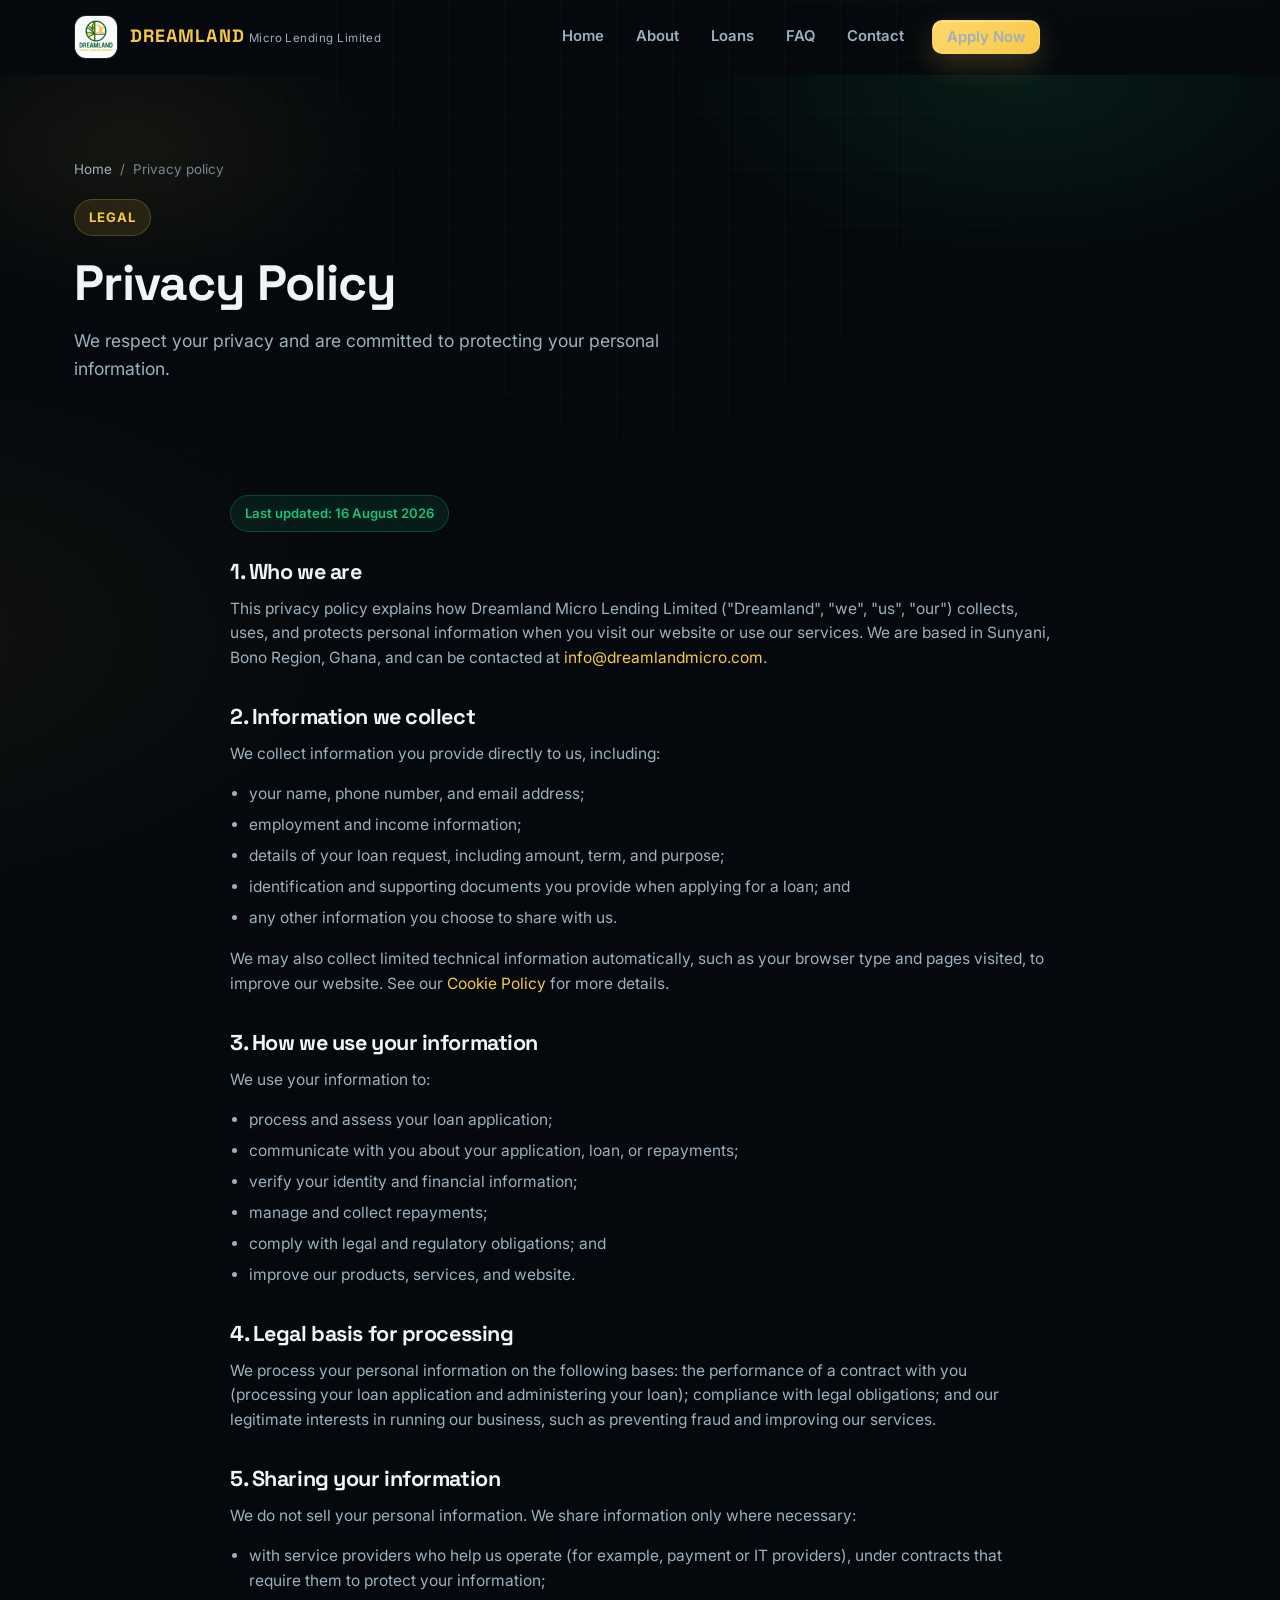
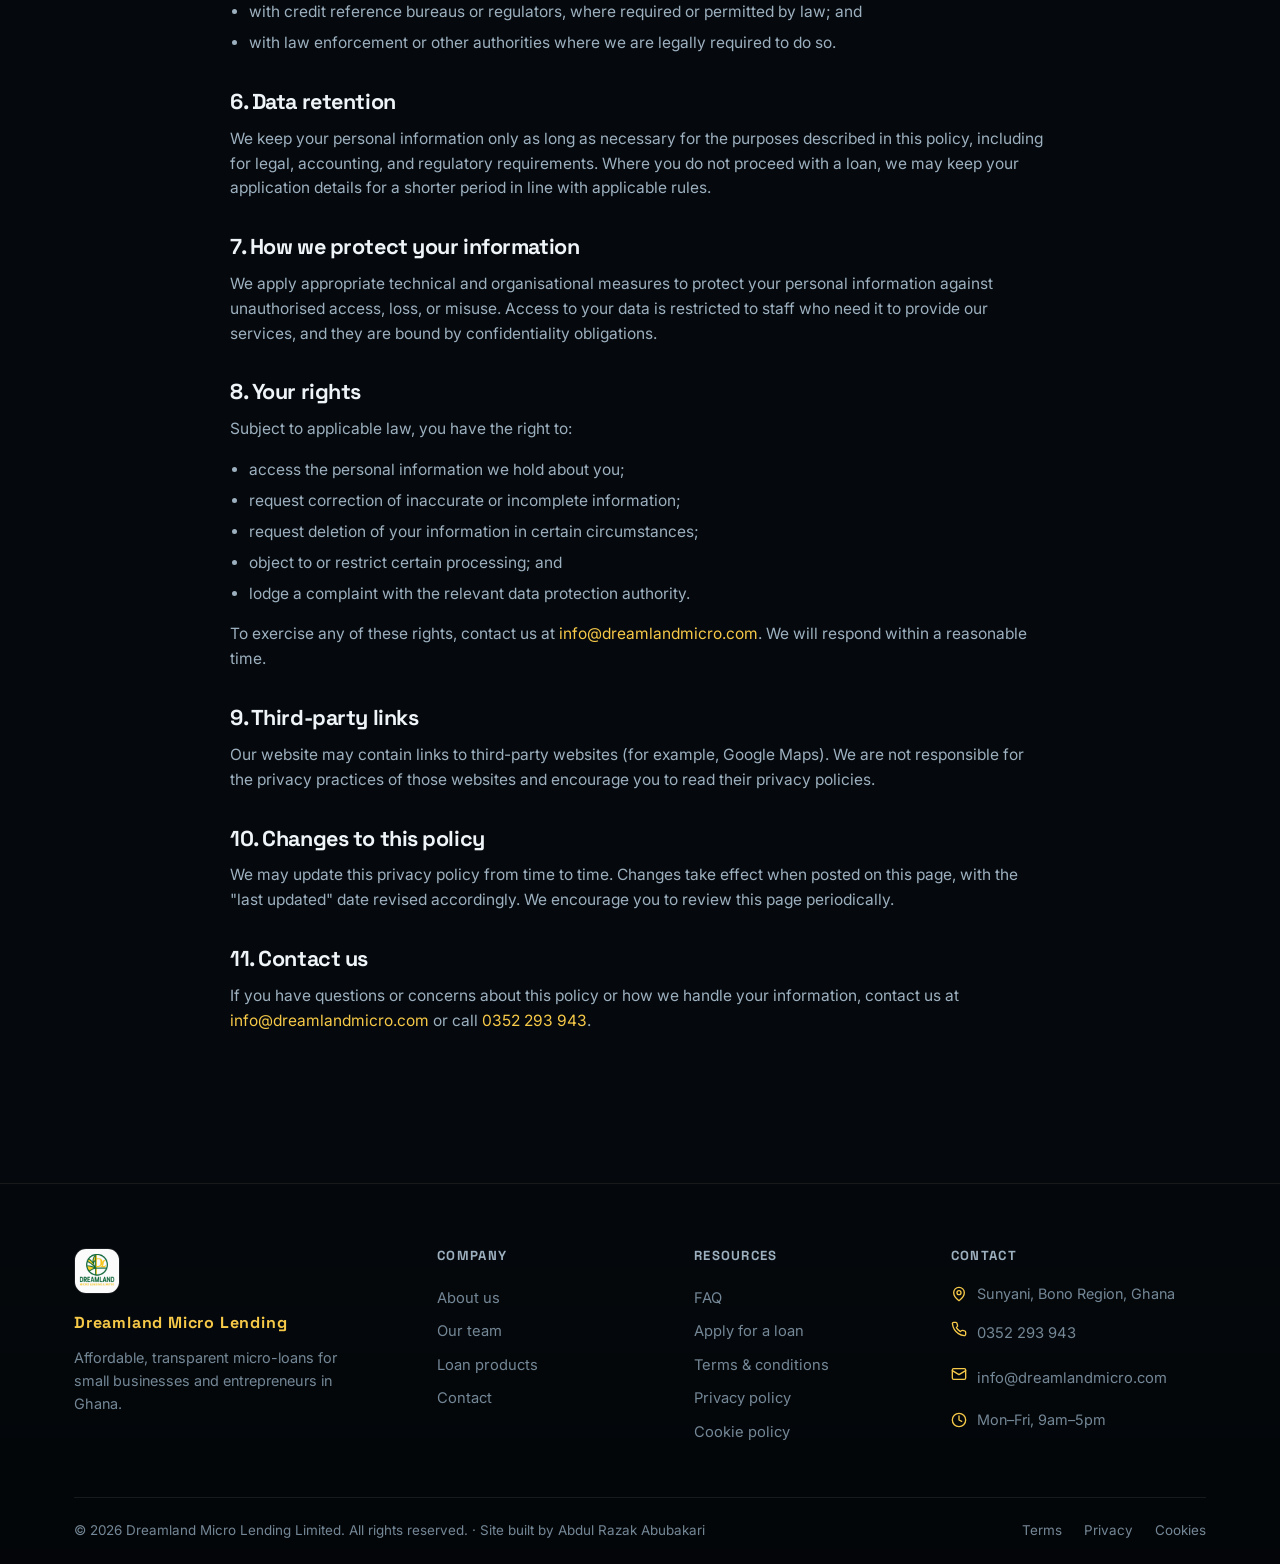
<file: public/privacy.html>
<!doctype html>
<html lang="en">

<head>
  <meta charset="utf-8" />
  <meta name="viewport" content="width=device-width, initial-scale=1" />
  <title>Privacy Policy — Dreamland Micro Lending</title>
  <meta name="description"
    content="How Dreamland Micro Lending collects, uses, and protects your personal information." />
  <link rel="icon" href="logo.png" type="image/x-icon" />
  <link rel="canonical" href="https://dreamlandmicrocredit.com/privacy.html" />
  <link rel="preconnect" href="https://fonts.googleapis.com" />
  <link rel="preconnect" href="https://fonts.gstatic.com" crossorigin />
  <link
    href="https://fonts.googleapis.com/css2?family=Inter:wght@400;500;600;700;800&family=Space+Grotesk:wght@500;600;700&display=swap"
    rel="stylesheet" />
  <link rel="stylesheet" href="assets/css/styles.css" />
</head>

<body>

  <header class="site-header">
    <div class="container nav-inner">
      <a class="brand" href="index.html" aria-label="Dreamland Micro Lending — home">
        <img src="logo.png" alt="Dreamland logo" />
        <span>
          <span class="brand-name">DREAMLAND</span>
          <span class="brand-sub">Micro Lending Limited</span>
        </span>
      </a>
      <nav class="desktop-nav" aria-label="Main navigation">
        <a href="index.html">Home</a>
        <a href="about.html">About</a>
        <a href="loans.html">Loans</a>
        <a href="faq.html">FAQ</a>
        <a href="contact.html">Contact</a>
        <a href="apply.html" class="btn btn-gold btn-sm">Apply Now</a>
      </nav>
      <div class="nav-actions">
        <button class="menu-btn" aria-label="Toggle navigation" aria-expanded="false">
          <span></span><span></span><span></span>
        </button>
      </div>
    </div>
    <div class="nav-overlay"></div>
    <nav class="mobile-nav" aria-label="Mobile navigation">
      <a href="index.html">Home</a>
      <a href="about.html">About</a>
      <a href="loans.html">Loans</a>
      <a href="faq.html">FAQ</a>
      <a href="contact.html">Contact</a>
      <a href="apply.html" class="btn btn-gold">Apply Now</a>
    </nav>
  </header>

  <main>

    <section class="page-hero" aria-labelledby="page-title">
      <div class="container">
        <nav class="crumbs" aria-label="Breadcrumb">
          <a href="index.html">Home</a>
          <span aria-hidden="true">/</span>
          <span>Privacy policy</span>
        </nav>
        <span class="kicker">Legal</span>
        <h1 id="page-title">Privacy Policy</h1>
        <p>We respect your privacy and are committed to protecting your personal information.</p>
      </div>
    </section>

    <section class="section tight" aria-label="Privacy policy content">
      <div class="container">
        <div class="legal reveal">
          <span class="updated">Last updated: 16 August 2026</span>

          <div class="legal-block">
            <h2>1. Who we are</h2>
            <p>This privacy policy explains how Dreamland Micro Lending Limited ("Dreamland", "we", "us", "our")
              collects, uses, and protects personal information when you visit our website or use our services. We are
              based in Sunyani, Bono Region, Ghana, and can be contacted at
              <a href="mailto:info@dreamlandmicro.com">info@dreamlandmicro.com</a>.</p>
          </div>

          <div class="legal-block">
            <h2>2. Information we collect</h2>
            <p>We collect information you provide directly to us, including:</p>
            <ul>
              <li>your name, phone number, and email address;</li>
              <li>employment and income information;</li>
              <li>details of your loan request, including amount, term, and purpose;</li>
              <li>identification and supporting documents you provide when applying for a loan; and</li>
              <li>any other information you choose to share with us.</li>
            </ul>
            <p>We may also collect limited technical information automatically, such as your browser type and pages
              visited, to improve our website. See our <a href="cookies.html">Cookie Policy</a> for more details.</p>
          </div>

          <div class="legal-block">
            <h2>3. How we use your information</h2>
            <p>We use your information to:</p>
            <ul>
              <li>process and assess your loan application;</li>
              <li>communicate with you about your application, loan, or repayments;</li>
              <li>verify your identity and financial information;</li>
              <li>manage and collect repayments;</li>
              <li>comply with legal and regulatory obligations; and</li>
              <li>improve our products, services, and website.</li>
            </ul>
          </div>

          <div class="legal-block">
            <h2>4. Legal basis for processing</h2>
            <p>We process your personal information on the following bases: the performance of a contract with you
              (processing your loan application and administering your loan); compliance with legal obligations; and
              our legitimate interests in running our business, such as preventing fraud and improving our services.</p>
          </div>

          <div class="legal-block">
            <h2>5. Sharing your information</h2>
            <p>We do not sell your personal information. We share information only where necessary:</p>
            <ul>
              <li>with service providers who help us operate (for example, payment or IT providers), under contracts
                that require them to protect your information;</li>
              <li>with credit reference bureaus or regulators, where required or permitted by law; and</li>
              <li>with law enforcement or other authorities where we are legally required to do so.</li>
            </ul>
          </div>

          <div class="legal-block">
            <h2>6. Data retention</h2>
            <p>We keep your personal information only as long as necessary for the purposes described in this policy,
              including for legal, accounting, and regulatory requirements. Where you do not proceed with a loan, we
              may keep your application details for a shorter period in line with applicable rules.</p>
          </div>

          <div class="legal-block">
            <h2>7. How we protect your information</h2>
            <p>We apply appropriate technical and organisational measures to protect your personal information against
              unauthorised access, loss, or misuse. Access to your data is restricted to staff who need it to provide
              our services, and they are bound by confidentiality obligations.</p>
          </div>

          <div class="legal-block">
            <h2>8. Your rights</h2>
            <p>Subject to applicable law, you have the right to:</p>
            <ul>
              <li>access the personal information we hold about you;</li>
              <li>request correction of inaccurate or incomplete information;</li>
              <li>request deletion of your information in certain circumstances;</li>
              <li>object to or restrict certain processing; and</li>
              <li>lodge a complaint with the relevant data protection authority.</li>
            </ul>
            <p>To exercise any of these rights, contact us at <a href="mailto:info@dreamlandmicro.com">info@dreamlandmicro.com</a>.
              We will respond within a reasonable time.</p>
          </div>

          <div class="legal-block">
            <h2>9. Third-party links</h2>
            <p>Our website may contain links to third-party websites (for example, Google Maps). We are not responsible
              for the privacy practices of those websites and encourage you to read their privacy policies.</p>
          </div>

          <div class="legal-block">
            <h2>10. Changes to this policy</h2>
            <p>We may update this privacy policy from time to time. Changes take effect when posted on this page, with
              the "last updated" date revised accordingly. We encourage you to review this page periodically.</p>
          </div>

          <div class="legal-block">
            <h2>11. Contact us</h2>
            <p>If you have questions or concerns about this policy or how we handle your information, contact us at
              <a href="mailto:info@dreamlandmicro.com">info@dreamlandmicro.com</a> or call
              <a href="tel:+233352293943">0352 293 943</a>.</p>
          </div>
        </div>
      </div>
    </section>

  </main>

  <footer class="site-footer">
    <div class="container">
      <div class="footer-grid">
        <div class="footer-brand">
          <img src="logo.png" alt="Dreamland Micro Lending logo" />
          <div class="f-name">Dreamland Micro Lending</div>
          <p>Affordable, transparent micro-loans for small businesses and entrepreneurs in Ghana.</p>
        </div>
        <div class="footer-col">
          <h5>Company</h5>
          <a href="about.html">About us</a>
          <a href="index.html#team">Our team</a>
          <a href="loans.html">Loan products</a>
          <a href="contact.html">Contact</a>
        </div>
        <div class="footer-col">
          <h5>Resources</h5>
          <a href="faq.html">FAQ</a>
          <a href="apply.html">Apply for a loan</a>
          <a href="terms.html">Terms &amp; conditions</a>
          <a href="privacy.html">Privacy policy</a>
          <a href="cookies.html">Cookie policy</a>
        </div>
        <div class="footer-col footer-contact">
          <h5>Contact</h5>
          <ul>
            <li>
              <svg viewBox="0 0 24 24" fill="none" stroke="currentColor" stroke-width="2" stroke-linecap="round" stroke-linejoin="round"><path d="M20 10c0 6-8 12-8 12s-8-6-8-12a8 8 0 0 1 16 0z"/><circle cx="12" cy="10" r="3"/></svg>
              Sunyani, Bono Region, Ghana
            </li>
            <li>
              <svg viewBox="0 0 24 24" fill="none" stroke="currentColor" stroke-width="2" stroke-linecap="round" stroke-linejoin="round"><path d="M22 16.92v3a2 2 0 0 1-2.18 2 19.79 19.79 0 0 1-8.63-3.07 19.5 19.5 0 0 1-6-6 19.79 19.79 0 0 1-3.07-8.67A2 2 0 0 1 4.11 2h3a2 2 0 0 1 2 1.72c.12.9.34 1.79.66 2.64a2 2 0 0 1-.45 2.11L8.09 9.91a16 16 0 0 0 6 6l1.44-1.23a2 2 0 0 1 2.11-.45c.85.32 1.74.54 2.64.66A2 2 0 0 1 22 16.92z"/></svg>
              <a href="tel:+233352293943">0352 293 943</a>
            </li>
            <li>
              <svg viewBox="0 0 24 24" fill="none" stroke="currentColor" stroke-width="2" stroke-linecap="round" stroke-linejoin="round"><rect x="2" y="4" width="20" height="16" rx="2"/><path d="m22 7-10 6L2 7"/></svg>
              <a href="mailto:info@dreamlandmicro.com">info@dreamlandmicro.com</a>
            </li>
            <li>
              <svg viewBox="0 0 24 24" fill="none" stroke="currentColor" stroke-width="2" stroke-linecap="round" stroke-linejoin="round"><circle cx="12" cy="12" r="10"/><path d="M12 6v6l4 2"/></svg>
              Mon–Fri, 9am–5pm
            </li>
          </ul>
        </div>
      </div>
      <div class="footer-bottom">
        <div>© <span class="js-year">2025</span> Dreamland Micro Lending Limited. All rights reserved. · Site built by
          <a href="mailto:ubdoolrazak@gmail.com">Abdul Razak Abubakari</a></div>
        <div class="legal-links">
          <a href="terms.html">Terms</a>
          <a href="privacy.html">Privacy</a>
          <a href="cookies.html">Cookies</a>
        </div>
      </div>
    </div>
  </footer>

  <button class="to-top" aria-label="Back to top">
    <svg viewBox="0 0 24 24" fill="none" stroke="currentColor" stroke-width="2.4" stroke-linecap="round" stroke-linejoin="round"><path d="m18 15-6-6-6 6"/></svg>
  </button>

  <script src="assets/js/main.js"></script>
</body>

</html>
</file>
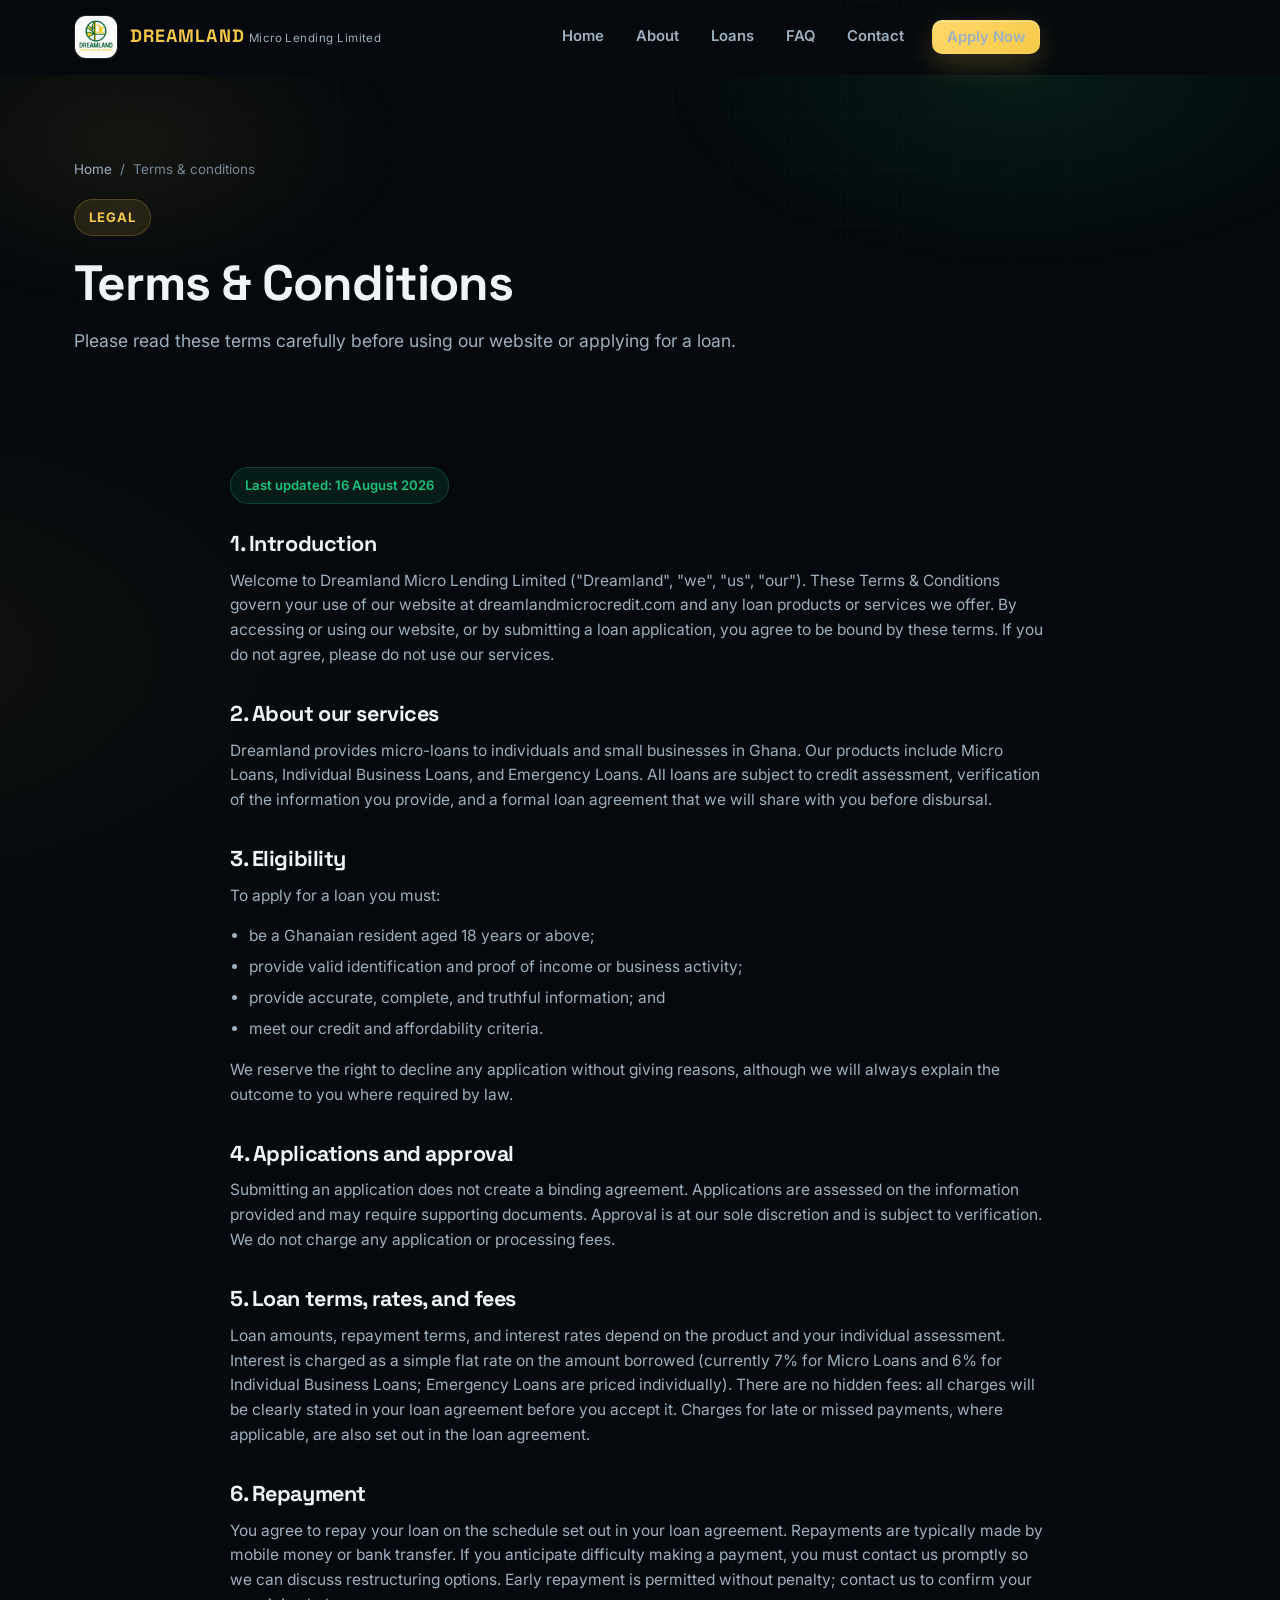
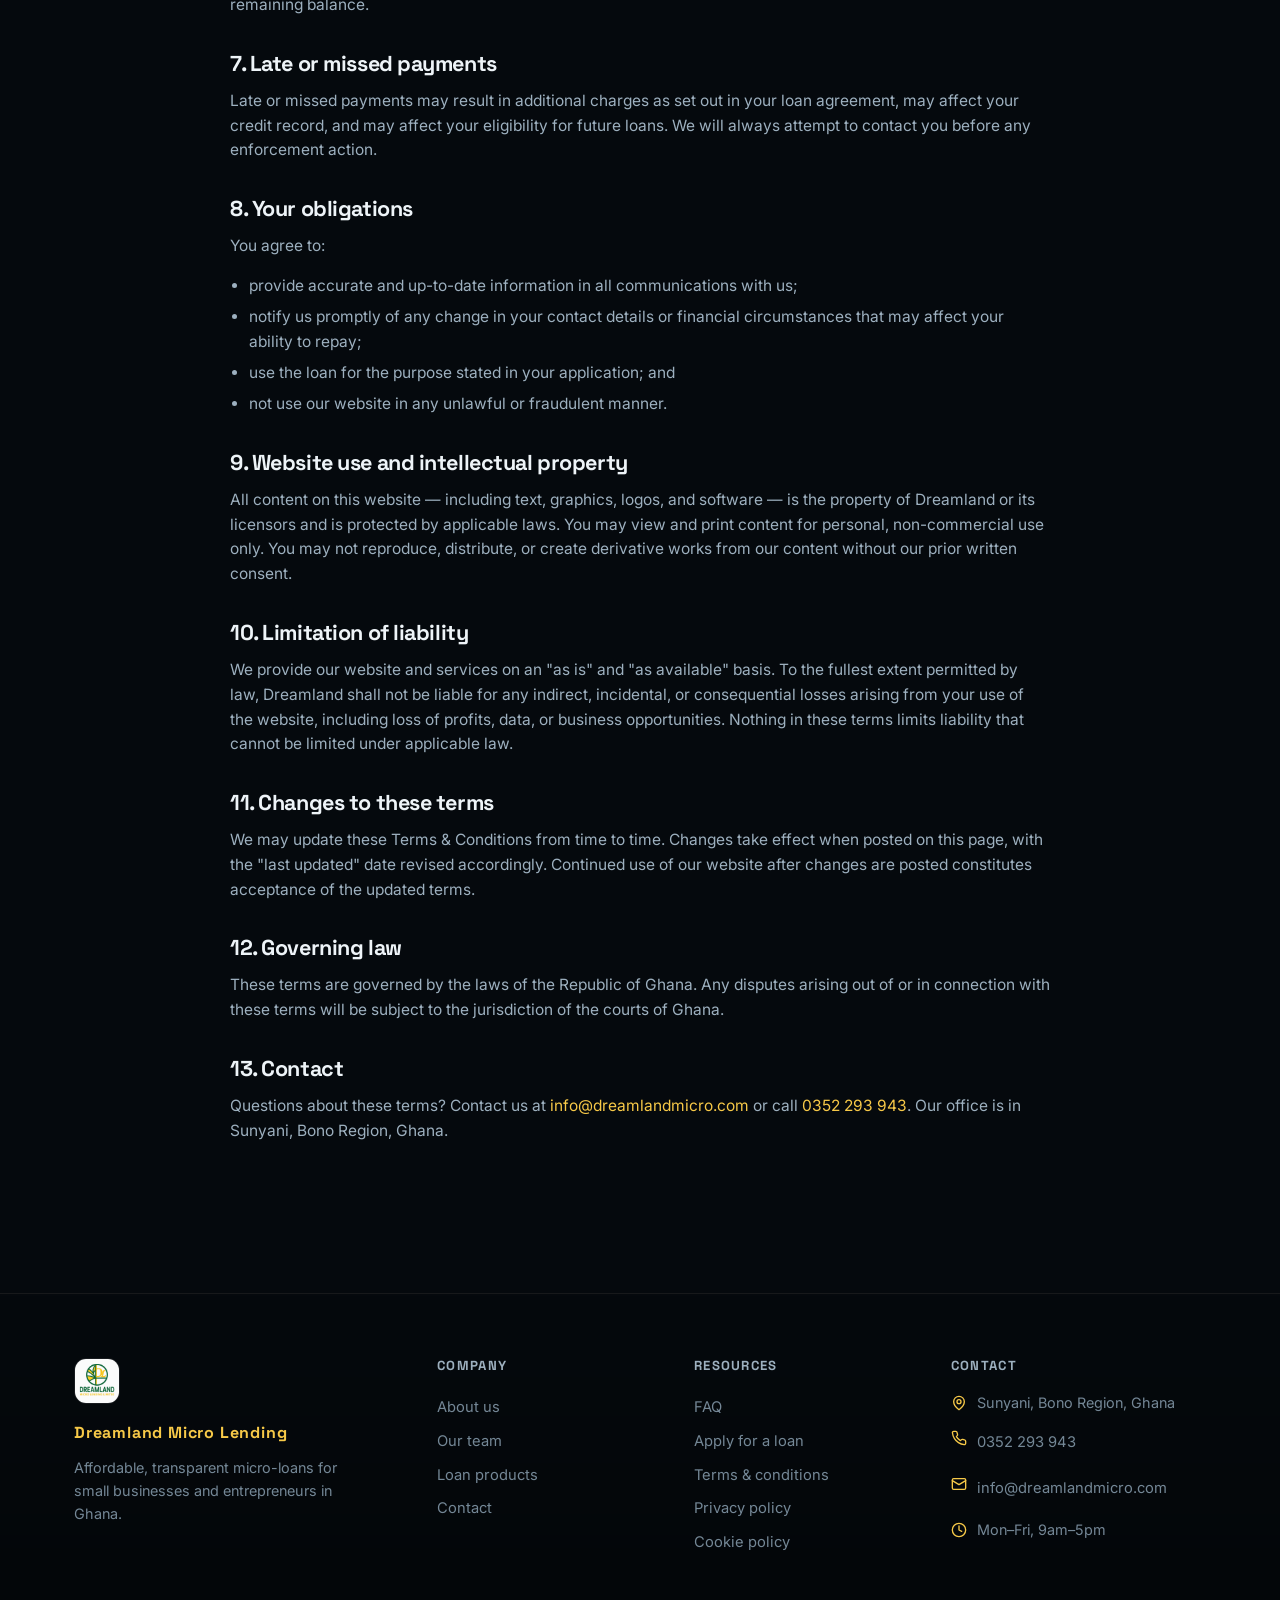
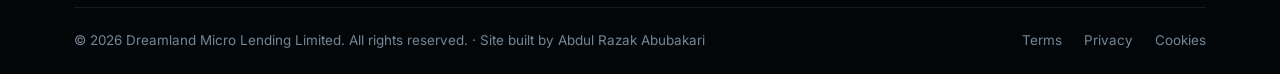
<file: public/terms.html>
<!doctype html>
<html lang="en">

<head>
  <meta charset="utf-8" />
  <meta name="viewport" content="width=device-width, initial-scale=1" />
  <title>Terms &amp; Conditions — Dreamland Micro Lending</title>
  <meta name="description"
    content="Terms and conditions for using the Dreamland Micro Lending website and loan products." />
  <link rel="icon" href="logo.png" type="image/x-icon" />
  <link rel="canonical" href="https://dreamlandmicrocredit.com/terms.html" />
  <link rel="preconnect" href="https://fonts.googleapis.com" />
  <link rel="preconnect" href="https://fonts.gstatic.com" crossorigin />
  <link
    href="https://fonts.googleapis.com/css2?family=Inter:wght@400;500;600;700;800&family=Space+Grotesk:wght@500;600;700&display=swap"
    rel="stylesheet" />
  <link rel="stylesheet" href="assets/css/styles.css" />
</head>

<body>

  <header class="site-header">
    <div class="container nav-inner">
      <a class="brand" href="index.html" aria-label="Dreamland Micro Lending — home">
        <img src="logo.png" alt="Dreamland logo" />
        <span>
          <span class="brand-name">DREAMLAND</span>
          <span class="brand-sub">Micro Lending Limited</span>
        </span>
      </a>
      <nav class="desktop-nav" aria-label="Main navigation">
        <a href="index.html">Home</a>
        <a href="about.html">About</a>
        <a href="loans.html">Loans</a>
        <a href="faq.html">FAQ</a>
        <a href="contact.html">Contact</a>
        <a href="apply.html" class="btn btn-gold btn-sm">Apply Now</a>
      </nav>
      <div class="nav-actions">
        <button class="menu-btn" aria-label="Toggle navigation" aria-expanded="false">
          <span></span><span></span><span></span>
        </button>
      </div>
    </div>
    <div class="nav-overlay"></div>
    <nav class="mobile-nav" aria-label="Mobile navigation">
      <a href="index.html">Home</a>
      <a href="about.html">About</a>
      <a href="loans.html">Loans</a>
      <a href="faq.html">FAQ</a>
      <a href="contact.html">Contact</a>
      <a href="apply.html" class="btn btn-gold">Apply Now</a>
    </nav>
  </header>

  <main>

    <section class="page-hero" aria-labelledby="page-title">
      <div class="container">
        <nav class="crumbs" aria-label="Breadcrumb">
          <a href="index.html">Home</a>
          <span aria-hidden="true">/</span>
          <span>Terms &amp; conditions</span>
        </nav>
        <span class="kicker">Legal</span>
        <h1 id="page-title">Terms &amp; Conditions</h1>
        <p>Please read these terms carefully before using our website or applying for a loan.</p>
      </div>
    </section>

    <section class="section tight" aria-label="Terms and conditions content">
      <div class="container">
        <div class="legal reveal">
          <span class="updated">Last updated: 16 August 2026</span>

          <div class="legal-block">
            <h2>1. Introduction</h2>
            <p>Welcome to Dreamland Micro Lending Limited ("Dreamland", "we", "us", "our"). These Terms &amp;
              Conditions govern your use of our website at dreamlandmicrocredit.com and any loan products or services we
              offer. By accessing or using our website, or by submitting a loan application, you agree to be bound by
              these terms. If you do not agree, please do not use our services.</p>
          </div>

          <div class="legal-block">
            <h2>2. About our services</h2>
            <p>Dreamland provides micro-loans to individuals and small businesses in Ghana. Our products include Micro
              Loans, Individual Business Loans, and Emergency Loans. All loans are subject to credit assessment,
              verification of the information you provide, and a formal loan agreement that we will share with you
              before disbursal.</p>
          </div>

          <div class="legal-block">
            <h2>3. Eligibility</h2>
            <p>To apply for a loan you must:</p>
            <ul>
              <li>be a Ghanaian resident aged 18 years or above;</li>
              <li>provide valid identification and proof of income or business activity;</li>
              <li>provide accurate, complete, and truthful information; and</li>
              <li>meet our credit and affordability criteria.</li>
            </ul>
            <p>We reserve the right to decline any application without giving reasons, although we will always explain
              the outcome to you where required by law.</p>
          </div>

          <div class="legal-block">
            <h2>4. Applications and approval</h2>
            <p>Submitting an application does not create a binding agreement. Applications are assessed on the
              information provided and may require supporting documents. Approval is at our sole discretion and is
              subject to verification. We do not charge any application or processing fees.</p>
          </div>

          <div class="legal-block">
            <h2>5. Loan terms, rates, and fees</h2>
            <p>Loan amounts, repayment terms, and interest rates depend on the product and your individual assessment.
              Interest is charged as a simple flat rate on the amount borrowed (currently 7% for Micro Loans and 6% for
              Individual Business Loans; Emergency Loans are priced individually). There are no hidden fees: all
              charges will be clearly stated in your loan agreement before you accept it. Charges for late or missed
              payments, where applicable, are also set out in the loan agreement.</p>
          </div>

          <div class="legal-block">
            <h2>6. Repayment</h2>
            <p>You agree to repay your loan on the schedule set out in your loan agreement. Repayments are typically
              made by mobile money or bank transfer. If you anticipate difficulty making a payment, you must contact us
              promptly so we can discuss restructuring options. Early repayment is permitted without penalty; contact us
              to confirm your remaining balance.</p>
          </div>

          <div class="legal-block">
            <h2>7. Late or missed payments</h2>
            <p>Late or missed payments may result in additional charges as set out in your loan agreement, may affect
              your credit record, and may affect your eligibility for future loans. We will always attempt to contact
              you before any enforcement action.</p>
          </div>

          <div class="legal-block">
            <h2>8. Your obligations</h2>
            <p>You agree to:</p>
            <ul>
              <li>provide accurate and up-to-date information in all communications with us;</li>
              <li>notify us promptly of any change in your contact details or financial circumstances that may affect
                your ability to repay;</li>
              <li>use the loan for the purpose stated in your application; and</li>
              <li>not use our website in any unlawful or fraudulent manner.</li>
            </ul>
          </div>

          <div class="legal-block">
            <h2>9. Website use and intellectual property</h2>
            <p>All content on this website — including text, graphics, logos, and software — is the property of
              Dreamland or its licensors and is protected by applicable laws. You may view and print content for
              personal, non-commercial use only. You may not reproduce, distribute, or create derivative works from our
              content without our prior written consent.</p>
          </div>

          <div class="legal-block">
            <h2>10. Limitation of liability</h2>
            <p>We provide our website and services on an "as is" and "as available" basis. To the fullest extent
              permitted by law, Dreamland shall not be liable for any indirect, incidental, or consequential losses
              arising from your use of the website, including loss of profits, data, or business opportunities. Nothing
              in these terms limits liability that cannot be limited under applicable law.</p>
          </div>

          <div class="legal-block">
            <h2>11. Changes to these terms</h2>
            <p>We may update these Terms &amp; Conditions from time to time. Changes take effect when posted on this
              page, with the "last updated" date revised accordingly. Continued use of our website after changes are
              posted constitutes acceptance of the updated terms.</p>
          </div>

          <div class="legal-block">
            <h2>12. Governing law</h2>
            <p>These terms are governed by the laws of the Republic of Ghana. Any disputes arising out of or in
              connection with these terms will be subject to the jurisdiction of the courts of Ghana.</p>
          </div>

          <div class="legal-block">
            <h2>13. Contact</h2>
            <p>Questions about these terms? Contact us at <a href="mailto:info@dreamlandmicro.com">info@dreamlandmicro.com</a>
              or call <a href="tel:+233352293943">0352 293 943</a>. Our office is in Sunyani, Bono Region, Ghana.</p>
          </div>
        </div>
      </div>
    </section>

  </main>

  <footer class="site-footer">
    <div class="container">
      <div class="footer-grid">
        <div class="footer-brand">
          <img src="logo.png" alt="Dreamland Micro Lending logo" />
          <div class="f-name">Dreamland Micro Lending</div>
          <p>Affordable, transparent micro-loans for small businesses and entrepreneurs in Ghana.</p>
        </div>
        <div class="footer-col">
          <h5>Company</h5>
          <a href="about.html">About us</a>
          <a href="index.html#team">Our team</a>
          <a href="loans.html">Loan products</a>
          <a href="contact.html">Contact</a>
        </div>
        <div class="footer-col">
          <h5>Resources</h5>
          <a href="faq.html">FAQ</a>
          <a href="apply.html">Apply for a loan</a>
          <a href="terms.html">Terms &amp; conditions</a>
          <a href="privacy.html">Privacy policy</a>
          <a href="cookies.html">Cookie policy</a>
        </div>
        <div class="footer-col footer-contact">
          <h5>Contact</h5>
          <ul>
            <li>
              <svg viewBox="0 0 24 24" fill="none" stroke="currentColor" stroke-width="2" stroke-linecap="round" stroke-linejoin="round"><path d="M20 10c0 6-8 12-8 12s-8-6-8-12a8 8 0 0 1 16 0z"/><circle cx="12" cy="10" r="3"/></svg>
              Sunyani, Bono Region, Ghana
            </li>
            <li>
              <svg viewBox="0 0 24 24" fill="none" stroke="currentColor" stroke-width="2" stroke-linecap="round" stroke-linejoin="round"><path d="M22 16.92v3a2 2 0 0 1-2.18 2 19.79 19.79 0 0 1-8.63-3.07 19.5 19.5 0 0 1-6-6 19.79 19.79 0 0 1-3.07-8.67A2 2 0 0 1 4.11 2h3a2 2 0 0 1 2 1.72c.12.9.34 1.79.66 2.64a2 2 0 0 1-.45 2.11L8.09 9.91a16 16 0 0 0 6 6l1.44-1.23a2 2 0 0 1 2.11-.45c.85.32 1.74.54 2.64.66A2 2 0 0 1 22 16.92z"/></svg>
              <a href="tel:+233352293943">0352 293 943</a>
            </li>
            <li>
              <svg viewBox="0 0 24 24" fill="none" stroke="currentColor" stroke-width="2" stroke-linecap="round" stroke-linejoin="round"><rect x="2" y="4" width="20" height="16" rx="2"/><path d="m22 7-10 6L2 7"/></svg>
              <a href="mailto:info@dreamlandmicro.com">info@dreamlandmicro.com</a>
            </li>
            <li>
              <svg viewBox="0 0 24 24" fill="none" stroke="currentColor" stroke-width="2" stroke-linecap="round" stroke-linejoin="round"><circle cx="12" cy="12" r="10"/><path d="M12 6v6l4 2"/></svg>
              Mon–Fri, 9am–5pm
            </li>
          </ul>
        </div>
      </div>
      <div class="footer-bottom">
        <div>© <span class="js-year">2025</span> Dreamland Micro Lending Limited. All rights reserved. · Site built by
          <a href="mailto:ubdoolrazak@gmail.com">Abdul Razak Abubakari</a></div>
        <div class="legal-links">
          <a href="terms.html">Terms</a>
          <a href="privacy.html">Privacy</a>
          <a href="cookies.html">Cookies</a>
        </div>
      </div>
    </div>
  </footer>

  <button class="to-top" aria-label="Back to top">
    <svg viewBox="0 0 24 24" fill="none" stroke="currentColor" stroke-width="2.4" stroke-linecap="round" stroke-linejoin="round"><path d="m18 15-6-6-6 6"/></svg>
  </button>

  <script src="assets/js/main.js"></script>
</body>

</html>
</file>
<file: public/assets/css/styles.css>
/* ============================================================
   Dreamland Micro Lending — design system
   Modern dark fintech aesthetic · emerald + gold brand
   ============================================================ */

:root {
  --bg: #05090d;
  --bg-soft: #0a1116;
  --bg-elevated: #0d161d;
  --surface: rgba(255, 255, 255, 0.035);
  --surface-2: rgba(255, 255, 255, 0.06);
  --border: rgba(255, 255, 255, 0.08);
  --border-strong: rgba(255, 255, 255, 0.16);
  --text: #eef4f8;
  --muted: #9db0bf;
  --muted-2: #748796;
  --gold: #f7c948;
  --gold-bright: #ffd86b;
  --green: #19c37d;
  --green-deep: #0f8f5f;
  --danger: #ff6b6b;
  --radius: 16px;
  --radius-sm: 10px;
  --shadow-lg: 0 30px 80px rgba(0, 0, 0, 0.55);
  --shadow-md: 0 16px 40px rgba(0, 0, 0, 0.35);
  --font-head: 'Space Grotesk', 'Inter', system-ui, sans-serif;
  --font-body: 'Inter', system-ui, -apple-system, 'Segoe UI', Roboto, Arial, sans-serif;
}

*,
*::before,
*::after {
  box-sizing: border-box;
}

html {
  scroll-behavior: smooth;
  scroll-padding-top: 90px;
}

html,
body {
  overflow-x: hidden;
}

body {
  margin: 0;
  font-family: var(--font-body);
  font-size: 16px;
  line-height: 1.6;
  color: var(--text);
  background:
    radial-gradient(1200px 600px at 85% -10%, rgba(25, 195, 125, 0.07), transparent 60%),
    radial-gradient(900px 500px at -10% 20%, rgba(247, 201, 72, 0.05), transparent 55%),
    var(--bg);
  -webkit-font-smoothing: antialiased;
  -moz-osx-font-smoothing: grayscale;
}

/* faint grid texture */
body::before {
  content: "";
  position: fixed;
  inset: 0;
  z-index: -1;
  background-image:
    linear-gradient(rgba(255, 255, 255, 0.02) 1px, transparent 1px),
    linear-gradient(90deg, rgba(255, 255, 255, 0.02) 1px, transparent 1px);
  background-size: 56px 56px;
  mask-image: radial-gradient(ellipse at 50% 0%, black 30%, transparent 75%);
  pointer-events: none;
}

img {
  max-width: 100%;
  display: block;
}

a {
  color: var(--gold);
  text-decoration: none;
  transition: color 160ms ease;
}

a:hover {
  color: var(--gold-bright);
}

h1, h2, h3, h4, h5 {
  font-family: var(--font-head);
  font-weight: 700;
  line-height: 1.15;
  letter-spacing: -0.02em;
  color: var(--text);
  margin: 0 0 0.5em;
}

h1 { font-size: clamp(2.1rem, 4.4vw, 3.5rem); }
h2 { font-size: clamp(1.7rem, 3vw, 2.5rem); }
h3 { font-size: clamp(1.3rem, 2.2vw, 1.65rem); }
h4 { font-size: 1.1rem; }

p { margin: 0 0 1em; }

ul {
  margin: 0 0 1em;
  padding-left: 1.2em;
}

li { margin-bottom: 0.4em; }

::selection {
  background: var(--gold);
  color: #0a1218;
}

::-webkit-scrollbar {
  width: 10px;
  height: 10px;
}

::-webkit-scrollbar-track {
  background: var(--bg);
}

::-webkit-scrollbar-thumb {
  background: #1c2a33;
  border-radius: 8px;
}

::-webkit-scrollbar-thumb:hover {
  background: #2a3c48;
}

/* ---------- Layout ---------- */

.container {
  width: 100%;
  max-width: 1180px;
  margin: 0 auto;
  padding: 0 24px;
}

.section {
  padding: 88px 0;
  position: relative;
}

.section.tight {
  padding: 56px 0;
}

.section-head {
  max-width: 640px;
  margin: 0 auto 48px;
  text-align: center;
}

.section-head.left {
  margin-left: 0;
  text-align: left;
}

.section-head p {
  color: var(--muted);
  font-size: 1.05rem;
  margin: 0;
}

.kicker {
  display: inline-flex;
  align-items: center;
  gap: 8px;
  padding: 7px 14px;
  border-radius: 999px;
  background: rgba(247, 201, 72, 0.1);
  border: 1px solid rgba(247, 201, 72, 0.22);
  color: var(--gold);
  font-size: 0.82rem;
  font-weight: 700;
  letter-spacing: 0.08em;
  text-transform: uppercase;
  margin-bottom: 18px;
}

.kicker.green {
  background: rgba(25, 195, 125, 0.1);
  border-color: rgba(25, 195, 125, 0.25);
  color: var(--green);
}

/* ---------- Buttons ---------- */

.btn {
  display: inline-flex;
  align-items: center;
  justify-content: center;
  gap: 9px;
  padding: 13px 24px;
  border-radius: 12px;
  font-family: var(--font-body);
  font-size: 0.95rem;
  font-weight: 700;
  cursor: pointer;
  border: 1px solid transparent;
  transition: transform 180ms ease, box-shadow 180ms ease, background 180ms ease, border-color 180ms ease, color 180ms ease;
  line-height: 1;
}

.btn svg {
  width: 17px;
  height: 17px;
  flex-shrink: 0;
}

.btn-gold {
  background: linear-gradient(135deg, var(--gold-bright), var(--gold));
  color: #1a1505;
  box-shadow: 0 10px 30px rgba(247, 201, 72, 0.22), inset 0 1px 0 rgba(255, 255, 255, 0.4);
}

.btn-gold:hover {
  transform: translateY(-2px);
  box-shadow: 0 16px 40px rgba(247, 201, 72, 0.32);
  color: #1a1505;
}

.btn-green {
  background: linear-gradient(135deg, #23d68c, var(--green-deep));
  color: #04120c;
  box-shadow: 0 10px 30px rgba(25, 195, 125, 0.22);
}

.btn-green:hover {
  transform: translateY(-2px);
  box-shadow: 0 16px 40px rgba(25, 195, 125, 0.3);
  color: #04120c;
}

.btn-ghost {
  background: var(--surface);
  border-color: var(--border-strong);
  color: var(--text);
}

.btn-ghost:hover {
  transform: translateY(-2px);
  border-color: var(--gold);
  color: var(--gold);
  background: rgba(247, 201, 72, 0.06);
}

.btn-lg {
  padding: 16px 30px;
  font-size: 1.02rem;
  border-radius: 14px;
}

.btn-sm {
  padding: 9px 16px;
  font-size: 0.86rem;
  border-radius: 10px;
}

.btn-block {
  width: 100%;
}

/* ---------- Header ---------- */

.site-header {
  position: sticky;
  top: 0;
  z-index: 1000;
  transition: background 300ms ease, box-shadow 300ms ease, border-color 300ms ease;
  border-bottom: 1px solid transparent;
}

.site-header.scrolled {
  background: rgba(5, 9, 13, 0.82);
  backdrop-filter: blur(16px);
  -webkit-backdrop-filter: blur(16px);
  border-bottom-color: var(--border);
  box-shadow: 0 10px 40px rgba(0, 0, 0, 0.35);
}

.nav-inner {
  display: flex;
  align-items: center;
  justify-content: space-between;
  gap: 20px;
  height: 74px;
}

.brand {
  display: flex;
  align-items: center;
  gap: 12px;
  color: var(--text);
}

.brand img {
  width: 44px;
  height: 44px;
  object-fit: contain;
  border-radius: 12px;
  background: rgba(255, 255, 255, 0.04);
  border: 1px solid var(--border);
}

.brand .brand-name {
  font-family: var(--font-head);
  font-size: 1.12rem;
  font-weight: 700;
  letter-spacing: 0.06em;
  color: var(--gold);
  line-height: 1.1;
}

.brand .brand-sub {
  font-size: 0.72rem;
  color: var(--muted);
  letter-spacing: 0.04em;
}

.desktop-nav {
  display: flex;
  align-items: center;
  gap: 4px;
}

.desktop-nav a {
  color: var(--muted);
  font-weight: 600;
  font-size: 0.93rem;
  padding: 9px 14px;
  border-radius: 10px;
  transition: color 160ms ease, background 160ms ease;
}

.desktop-nav a:hover {
  color: var(--text);
  background: var(--surface);
}

.desktop-nav a.active {
  color: var(--gold);
}

.desktop-nav .btn {
  margin-left: 10px;
}

.nav-actions {
  display: flex;
  align-items: center;
  gap: 12px;
}

/* Mobile menu */

.menu-btn {
  display: none;
  background: transparent;
  border: 1px solid var(--border);
  border-radius: 10px;
  color: var(--text);
  width: 44px;
  height: 44px;
  position: relative;
  z-index: 1101;
  cursor: pointer;
  padding: 0;
}

.menu-btn span {
  display: block;
  width: 20px;
  height: 2px;
  background: var(--text);
  position: absolute;
  left: 11px;
  border-radius: 2px;
  transition: all 0.3s ease;
}

.menu-btn span:nth-child(1) { top: 15px; }
.menu-btn span:nth-child(2) { top: 21px; }
.menu-btn span:nth-child(3) { top: 27px; }

.menu-btn.active span:nth-child(1) {
  transform: rotate(45deg);
  top: 21px;
}

.menu-btn.active span:nth-child(2) { opacity: 0; }

.menu-btn.active span:nth-child(3) {
  transform: rotate(-45deg);
  top: 21px;
}

.mobile-nav {
  position: fixed;
  top: 0;
  right: -100%;
  width: min(84vw, 340px);
  height: 100dvh;
  background: var(--bg-elevated);
  z-index: 1100;
  padding: 96px 28px 32px;
  display: flex;
  flex-direction: column;
  gap: 6px;
  border-left: 1px solid var(--border);
  box-shadow: -20px 0 60px rgba(0, 0, 0, 0.5);
  transition: right 0.4s cubic-bezier(0.4, 0, 0.2, 1);
  overflow-y: auto;
}

.mobile-nav.active { right: 0; }

.mobile-nav a {
  color: var(--text);
  font-size: 1.06rem;
  font-weight: 600;
  padding: 14px 16px;
  border-radius: 12px;
  display: block;
}

.mobile-nav a:hover {
  background: var(--surface-2);
  color: var(--gold);
}

.mobile-nav .btn {
  margin-top: 14px;
  justify-content: center;
}

.nav-overlay {
  position: fixed;
  inset: 0;
  background: rgba(0, 0, 0, 0.55);
  backdrop-filter: blur(4px);
  -webkit-backdrop-filter: blur(4px);
  z-index: 1099;
  opacity: 0;
  pointer-events: none;
  transition: opacity 0.3s ease;
}

.nav-overlay.active {
  opacity: 1;
  pointer-events: all;
}

/* ---------- Hero (home) ---------- */

.hero {
  position: relative;
  padding: 96px 0 64px;
  overflow: hidden;
}

.hero::after {
  content: "";
  position: absolute;
  inset: 0;
  z-index: -1;
  background:
    radial-gradient(700px 420px at 78% 8%, rgba(25, 195, 125, 0.12), transparent 65%),
    radial-gradient(560px 380px at 12% 70%, rgba(247, 201, 72, 0.08), transparent 60%);
  pointer-events: none;
}

.hero-grid {
  display: grid;
  grid-template-columns: 1.05fr 0.95fr;
  gap: 56px;
  align-items: center;
}

.hero h1 {
  font-size: clamp(2.35rem, 5vw, 3.9rem);
  letter-spacing: -0.03em;
  margin-bottom: 22px;
}

.hero h1 .grad {
  background: linear-gradient(120deg, var(--gold-bright), var(--gold) 55%, var(--green));
  -webkit-background-clip: text;
  background-clip: text;
  color: transparent;
}

.hero .lead {
  color: var(--muted);
  font-size: 1.13rem;
  max-width: 54ch;
  margin-bottom: 32px;
}

.hero-ctas {
  display: flex;
  gap: 14px;
  flex-wrap: wrap;
  margin-bottom: 44px;
}

.hero-stats {
  display: grid;
  grid-template-columns: repeat(4, auto);
  gap: 34px;
  justify-content: start;
}

.stat .stat-value {
  font-family: var(--font-head);
  font-size: 1.55rem;
  font-weight: 700;
  color: var(--text);
  line-height: 1.1;
}

.stat .stat-value em {
  font-style: normal;
  color: var(--gold);
}

.stat .stat-label {
  font-size: 0.82rem;
  color: var(--muted-2);
}

/* Phone mockup */

.hero-media {
  position: relative;
  display: flex;
  justify-content: center;
}

.fund-card {
  width: min(440px, 100%);
  border-radius: 24px;
  padding: 24px;
  background: linear-gradient(180deg, #131e27, #0a1218);
  border: 1px solid var(--border-strong);
  box-shadow: 0 50px 120px rgba(0, 0, 0, 0.6), inset 0 1px 0 rgba(255, 255, 255, 0.06);
  transform: perspective(1400px) rotateY(-8deg) rotateX(3deg);
  transition: transform 700ms cubic-bezier(0.2, 0.9, 0.26, 1);
  display: flex;
  flex-direction: column;
  gap: 16px;
}

.fund-card:hover {
  transform: perspective(1400px) rotateY(0deg) rotateX(0deg) translateY(-8px);
}

.fund-foot {
  display: flex;
  justify-content: space-between;
  gap: 10px;
  flex-wrap: wrap;
  font-size: 0.78rem;
  color: var(--muted-2);
  border-top: 1px solid var(--border);
  padding-top: 14px;
}

.fund-foot b {
  color: var(--text);
  font-weight: 700;
}

.mock-brand {
  display: flex;
  align-items: center;
  gap: 9px;
  font-size: 0.76rem;
  font-weight: 600;
  color: var(--muted);
}

.mock-brand .mock-logo {
  width: 26px;
  height: 26px;
  border-radius: 8px;
  background: linear-gradient(135deg, var(--gold-bright), var(--gold));
  color: #231a04;
  font-weight: 800;
  font-size: 0.7rem;
  display: flex;
  align-items: center;
  justify-content: center;
  flex-shrink: 0;
}

.mock-brand .live {
  margin-left: auto;
  display: flex;
  align-items: center;
  gap: 5px;
  color: var(--green);
  font-size: 0.68rem;
  letter-spacing: 0.04em;
}

.mock-brand .live::before {
  content: "";
  width: 7px;
  height: 7px;
  border-radius: 50%;
  background: var(--green);
  box-shadow: 0 0 8px var(--green);
}

.mock-balance {
  background: linear-gradient(135deg, var(--gold-bright), var(--gold) 60%, #e0a93a);
  border-radius: 18px;
  padding: 18px;
  color: #231a04;
  position: relative;
  overflow: hidden;
}

.mock-balance .amt {
  font-size: 1.7rem;
  letter-spacing: -0.02em;
}

.mock-balance::after {
  content: "";
  position: absolute;
  width: 140px;
  height: 140px;
  border-radius: 50%;
  background: rgba(255, 255, 255, 0.22);
  top: -60px;
  right: -40px;
}

.mock-balance .lbl {
  font-size: 0.72rem;
  font-weight: 700;
  letter-spacing: 0.06em;
  text-transform: uppercase;
  opacity: 0.75;
}

.mock-balance .amt {
  font-family: var(--font-head);
  font-size: 1.9rem;
  font-weight: 700;
  margin-top: 2px;
}

.mock-actions {
  display: grid;
  grid-template-columns: repeat(2, 1fr);
  gap: 10px;
}

.mock-action {
  background: var(--surface-2);
  border: 1px solid var(--border);
  border-radius: 14px;
  padding: 12px 6px;
  text-align: center;
  font-size: 0.72rem;
  color: var(--muted);
}

.mock-action b {
  display: block;
  font-size: 1rem;
  color: var(--text);
  margin-bottom: 4px;
}

/* floating chips around hero media */
.float-chip {
  position: absolute;
  display: flex;
  align-items: center;
  gap: 8px;
  background: rgba(13, 22, 29, 0.9);
  border: 1px solid var(--border-strong);
  border-radius: 14px;
  padding: 10px 14px;
  font-size: 0.82rem;
  font-weight: 600;
  color: var(--text);
  box-shadow: var(--shadow-md);
  animation: floaty 6s ease-in-out infinite;
  z-index: 2;
  backdrop-filter: blur(8px);
}

.float-chip .ic {
  width: 26px;
  height: 26px;
  border-radius: 8px;
  display: flex;
  align-items: center;
  justify-content: center;
  background: rgba(25, 195, 125, 0.16);
  color: var(--green);
}

.float-chip.gold .ic {
  background: rgba(247, 201, 72, 0.16);
  color: var(--gold);
}

.float-chip svg {
  width: 14px;
  height: 14px;
}

.chip-1 { top: 9%; right: -14px; animation-delay: 0s; }
.chip-2 { bottom: 24%; left: -22px; animation-delay: 1.6s; }
.chip-3 { bottom: 2%; right: -6px; animation-delay: 3.2s; }

@keyframes floaty {
  0%, 100% { transform: translateY(0); }
  50% { transform: translateY(-9px); }
}

/* ---------- Page hero (interior pages) ---------- */

.page-hero {
  position: relative;
  padding: 84px 0 56px;
  overflow: hidden;
}

.page-hero::after {
  content: "";
  position: absolute;
  inset: 0;
  z-index: -1;
  background:
    radial-gradient(600px 320px at 80% 0%, rgba(25, 195, 125, 0.1), transparent 60%),
    radial-gradient(500px 300px at 10% 20%, rgba(247, 201, 72, 0.07), transparent 55%);
  pointer-events: none;
}

.page-hero h1 {
  font-size: clamp(2.1rem, 4.4vw, 3.1rem);
  margin-bottom: 16px;
}

.page-hero p {
  color: var(--muted);
  font-size: 1.1rem;
  max-width: 62ch;
  margin: 0;
}

.crumbs {
  display: flex;
  gap: 8px;
  align-items: center;
  font-size: 0.84rem;
  color: var(--muted-2);
  margin-bottom: 18px;
}

.crumbs a {
  color: var(--muted);
}

.crumbs a:hover {
  color: var(--gold);
}

/* ---------- Cards ---------- */

.card {
  background: linear-gradient(180deg, var(--surface-2), var(--surface));
  border: 1px solid var(--border);
  border-radius: var(--radius);
  padding: 26px;
  transition: transform 240ms ease, border-color 240ms ease, box-shadow 240ms ease;
  position: relative;
}

.card:hover {
  transform: translateY(-5px);
  border-color: var(--border-strong);
  box-shadow: 0 24px 60px rgba(0, 0, 0, 0.4);
}

.card .card-icon {
  width: 50px;
  height: 50px;
  border-radius: 13px;
  display: flex;
  align-items: center;
  justify-content: center;
  background: linear-gradient(135deg, rgba(247, 201, 72, 0.16), rgba(247, 201, 72, 0.05));
  border: 1px solid rgba(247, 201, 72, 0.25);
  color: var(--gold);
  margin-bottom: 18px;
}

.card .card-icon.green {
  background: linear-gradient(135deg, rgba(25, 195, 125, 0.16), rgba(25, 195, 125, 0.05));
  border-color: rgba(25, 195, 125, 0.3);
  color: var(--green);
}

.card .card-icon svg {
  width: 22px;
  height: 22px;
}

.card h3, .card h4 {
  margin-bottom: 8px;
}

.card p {
  color: var(--muted);
  font-size: 0.94rem;
}

/* ---------- Feature grid ---------- */

.feature-grid {
  display: grid;
  grid-template-columns: repeat(4, 1fr);
  gap: 20px;
}

/* ---------- Process ---------- */

.process-grid {
  display: grid;
  grid-template-columns: repeat(4, 1fr);
  gap: 20px;
  counter-reset: step;
  position: relative;
}

.step {
  position: relative;
  background: var(--surface);
  border: 1px solid var(--border);
  border-radius: var(--radius);
  padding: 28px 22px;
  transition: transform 240ms ease, border-color 240ms ease;
}

.step:hover {
  transform: translateY(-5px);
  border-color: rgba(247, 201, 72, 0.4);
}

.step .step-num {
  font-family: var(--font-head);
  font-size: 2.6rem;
  font-weight: 700;
  line-height: 1;
  background: linear-gradient(135deg, var(--gold-bright), var(--gold));
  -webkit-background-clip: text;
  background-clip: text;
  color: transparent;
  margin-bottom: 12px;
  display: block;
}

.step h4 {
  margin-bottom: 8px;
  font-size: 1.05rem;
}

.step p {
  color: var(--muted);
  font-size: 0.9rem;
  margin: 0;
}

/* ---------- Products / pricing ---------- */

.products-grid {
  display: grid;
  grid-template-columns: repeat(3, 1fr);
  gap: 22px;
}

.product-card {
  background: linear-gradient(180deg, var(--surface-2), var(--surface));
  border: 1px solid var(--border);
  border-radius: 20px;
  padding: 32px 28px;
  display: flex;
  flex-direction: column;
  position: relative;
  transition: transform 240ms ease, border-color 240ms ease, box-shadow 240ms ease;
}

.product-card:hover {
  transform: translateY(-6px);
  box-shadow: 0 30px 70px rgba(0, 0, 0, 0.45);
  border-color: var(--border-strong);
}

.product-card.featured {
  border-color: rgba(247, 201, 72, 0.45);
  background: linear-gradient(180deg, rgba(247, 201, 72, 0.06), var(--surface));
}

.product-card .tag {
  position: absolute;
  top: -13px;
  left: 28px;
  background: linear-gradient(135deg, var(--gold-bright), var(--gold));
  color: #1a1505;
  font-size: 0.74rem;
  font-weight: 800;
  letter-spacing: 0.05em;
  text-transform: uppercase;
  padding: 7px 14px;
  border-radius: 999px;
  box-shadow: 0 8px 20px rgba(247, 201, 72, 0.3);
}

.product-card .p-label {
  font-size: 0.8rem;
  font-weight: 700;
  letter-spacing: 0.06em;
  text-transform: uppercase;
  color: var(--gold);
}

.product-card .p-name {
  font-family: var(--font-head);
  font-size: 1.35rem;
  font-weight: 700;
  margin: 6px 0 4px;
}

.product-card .p-range {
  font-family: var(--font-head);
  font-size: 1.5rem;
  font-weight: 700;
  color: var(--text);
  margin-bottom: 16px;
}

.product-card ul {
  list-style: none;
  padding: 0;
  margin: 0 0 24px;
  flex-grow: 1;
}

.product-card ul li {
  display: flex;
  gap: 10px;
  align-items: flex-start;
  font-size: 0.9rem;
  color: var(--muted);
  margin-bottom: 11px;
}

.product-card ul li svg {
  width: 16px;
  height: 16px;
  color: var(--green);
  flex-shrink: 0;
  margin-top: 3px;
}

/* ---------- Team ---------- */

.team-grid {
  display: grid;
  grid-template-columns: repeat(4, 1fr);
  gap: 22px;
}

.team-member {
  background: linear-gradient(180deg, var(--surface-2), var(--surface));
  border: 1px solid var(--border);
  border-radius: 18px;
  overflow: hidden;
  display: flex;
  flex-direction: column;
  transition: transform 240ms ease, box-shadow 240ms ease, border-color 240ms ease;
}

.team-member:hover {
  transform: translateY(-6px);
  box-shadow: 0 26px 60px rgba(0, 0, 0, 0.45);
  border-color: var(--border-strong);
}

.member-image {
  width: 100%;
  aspect-ratio: 4 / 4.6;
  overflow: hidden;
  background: rgba(0, 0, 0, 0.25);
  position: relative;
}

.member-image img {
  width: 100%;
  height: 100%;
  object-fit: cover;
  object-position: center top;
  transition: transform 500ms ease;
}

.team-member:hover .member-image img {
  transform: scale(1.03);
}

.member-image::after {
  content: "";
  position: absolute;
  inset: 0;
  background: linear-gradient(180deg, transparent 55%, rgba(5, 9, 13, 0.65));
}

.member-role-tag {
  position: absolute;
  left: 14px;
  bottom: 14px;
  z-index: 2;
  font-size: 0.72rem;
  font-weight: 700;
  color: var(--gold);
  background: rgba(5, 9, 13, 0.7);
  border: 1px solid rgba(247, 201, 72, 0.3);
  padding: 6px 11px;
  border-radius: 999px;
  backdrop-filter: blur(6px);
}

.member-info {
  padding: 20px;
  display: flex;
  flex-direction: column;
  flex-grow: 1;
}

.member-info h4 {
  margin-bottom: 2px;
}

.member-info .role {
  color: var(--gold);
  font-size: 0.84rem;
  font-weight: 600;
  margin-bottom: 10px;
}

.member-bio {
  position: relative;
  flex-grow: 1;
  display: flex;
  flex-direction: column;
}

.member-bio p {
  color: var(--muted);
  font-size: 0.87rem;
  line-height: 1.55;
  margin: 0 0 8px;
}

.bio-full {
  max-height: 0;
  overflow: hidden;
  transition: max-height 0.45s ease;
}

.bio-full.expanded {
  max-height: 520px;
}

.read-more-btn {
  align-self: flex-start;
  background: transparent;
  border: 1px solid var(--border-strong);
  color: var(--gold);
  padding: 8px 14px;
  border-radius: 9px;
  font-size: 0.82rem;
  font-weight: 600;
  cursor: pointer;
  margin-top: 8px;
  transition: all 0.25s ease;
  font-family: var(--font-body);
}

.read-more-btn:hover {
  background: rgba(247, 201, 72, 0.1);
  border-color: var(--gold);
}

/* ---------- FAQ ---------- */

.faq-list {
  max-width: 780px;
  margin: 0 auto;
}

.faq-item {
  background: var(--surface);
  border: 1px solid var(--border);
  border-radius: 14px;
  margin-bottom: 12px;
  overflow: hidden;
  transition: border-color 240ms ease;
}

.faq-item.open {
  border-color: rgba(247, 201, 72, 0.35);
}

.faq-q {
  width: 100%;
  display: flex;
  justify-content: space-between;
  align-items: center;
  gap: 16px;
  padding: 19px 22px;
  background: transparent;
  border: none;
  color: var(--text);
  font-family: var(--font-head);
  font-size: 1.02rem;
  font-weight: 600;
  text-align: left;
  cursor: pointer;
}

.faq-q .chev {
  width: 28px;
  height: 28px;
  border-radius: 8px;
  border: 1px solid var(--border-strong);
  display: flex;
  align-items: center;
  justify-content: center;
  color: var(--gold);
  flex-shrink: 0;
  transition: transform 280ms ease, background 280ms ease;
}

.faq-q .chev svg {
  width: 14px;
  height: 14px;
}

.faq-item.open .chev {
  transform: rotate(180deg);
  background: rgba(247, 201, 72, 0.12);
}

.faq-a {
  max-height: 0;
  overflow: hidden;
  transition: max-height 0.4s ease;
}

.faq-a-inner {
  padding: 0 22px 20px;
  color: var(--muted);
  font-size: 0.95rem;
}

.faq-item.open .faq-a {
  max-height: 600px;
}

/* ---------- Contact / info ---------- */

.contact-grid {
  display: grid;
  grid-template-columns: 1fr 1.1fr;
  gap: 32px;
  align-items: start;
}

.info-list {
  display: flex;
  flex-direction: column;
  gap: 14px;
}

.info-row {
  display: flex;
  gap: 16px;
  align-items: flex-start;
  background: var(--surface);
  border: 1px solid var(--border);
  border-radius: 14px;
  padding: 18px;
}

.info-row .ic {
  width: 44px;
  height: 44px;
  border-radius: 12px;
  background: rgba(247, 201, 72, 0.1);
  border: 1px solid rgba(247, 201, 72, 0.22);
  color: var(--gold);
  display: flex;
  align-items: center;
  justify-content: center;
  flex-shrink: 0;
}

.info-row .ic svg {
  width: 19px;
  height: 19px;
}

.info-row .ic.green {
  background: rgba(25, 195, 125, 0.1);
  border-color: rgba(25, 195, 125, 0.25);
  color: var(--green);
}

.info-row .lbl {
  font-size: 0.78rem;
  font-weight: 700;
  letter-spacing: 0.05em;
  text-transform: uppercase;
  color: var(--muted-2);
  margin-bottom: 2px;
}

.info-row .val {
  color: var(--text);
  font-weight: 600;
}

.info-row .val a {
  color: var(--text);
}

.info-row .val a:hover {
  color: var(--gold);
}

.map-frame {
  border: 1px solid var(--border);
  border-radius: var(--radius);
  overflow: hidden;
  filter: grayscale(0.35) contrast(1.05);
  margin-top: 20px;
}

.map-frame iframe {
  display: block;
  width: 100%;
  height: 280px;
  border: 0;
}

/* ---------- Forms ---------- */

.form-card {
  background: linear-gradient(180deg, var(--surface-2), var(--surface));
  border: 1px solid var(--border);
  border-radius: 20px;
  padding: 34px;
}

.field {
  margin-bottom: 18px;
}

.field label {
  display: block;
  font-size: 0.86rem;
  font-weight: 600;
  color: var(--text);
  margin-bottom: 7px;
}

.field label .req {
  color: var(--gold);
}

.field input,
.field select,
.field textarea {
  width: 100%;
  padding: 13px 15px;
  border-radius: 12px;
  border: 1px solid var(--border-strong);
  background: rgba(0, 0, 0, 0.25);
  color: var(--text);
  font-family: var(--font-body);
  font-size: 0.95rem;
  transition: border-color 180ms ease, box-shadow 180ms ease;
}

.field textarea {
  resize: vertical;
  min-height: 110px;
}

.field input:focus,
.field select:focus,
.field textarea:focus {
  outline: none;
  border-color: var(--gold);
  box-shadow: 0 0 0 3px rgba(247, 201, 72, 0.15);
}

.field select option {
  background: var(--bg-elevated);
  color: var(--text);
}

.field .hint {
  font-size: 0.78rem;
  color: var(--muted-2);
  margin-top: 6px;
}

.form-row {
  display: grid;
  grid-template-columns: 1fr 1fr;
  gap: 16px;
}

.form-note {
  font-size: 0.82rem;
  color: var(--muted-2);
  margin-top: 16px;
  text-align: center;
}

.form-status {
  display: none;
  margin-top: 18px;
  padding: 15px 18px;
  border-radius: 12px;
  font-size: 0.92rem;
  border: 1px solid;
}

.form-status.ok {
  display: block;
  background: rgba(25, 195, 125, 0.1);
  border-color: rgba(25, 195, 125, 0.35);
  color: var(--green);
}

.form-status.err {
  display: block;
  background: rgba(255, 107, 107, 0.08);
  border-color: rgba(255, 107, 107, 0.35);
  color: var(--danger);
}

/* ---------- Legal pages ---------- */

.legal {
  max-width: 820px;
  margin: 0 auto;
}

.legal .legal-block {
  margin-bottom: 34px;
}

.legal h2 {
  font-size: 1.35rem;
  margin-bottom: 12px;
}

.legal h3 {
  font-size: 1.1rem;
  margin-top: 26px;
  margin-bottom: 8px;
}

.legal p,
.legal li {
  color: var(--muted);
  font-size: 0.97rem;
}

.legal .updated {
  display: inline-flex;
  align-items: center;
  gap: 8px;
  background: rgba(25, 195, 125, 0.1);
  border: 1px solid rgba(25, 195, 125, 0.25);
  color: var(--green);
  border-radius: 999px;
  padding: 7px 14px;
  font-size: 0.82rem;
  font-weight: 600;
  margin-bottom: 28px;
}

/* ---------- CTA band ---------- */

.cta-band {
  position: relative;
  border-radius: 24px;
  padding: 64px 48px;
  text-align: center;
  background:
    radial-gradient(600px 260px at 50% -40%, rgba(247, 201, 72, 0.14), transparent 60%),
    radial-gradient(500px 260px at 15% 120%, rgba(25, 195, 125, 0.14), transparent 60%),
    linear-gradient(180deg, var(--bg-elevated), var(--bg-soft));
  border: 1px solid var(--border-strong);
  overflow: hidden;
}

.cta-band h2 {
  font-size: clamp(1.7rem, 3.4vw, 2.5rem);
  margin-bottom: 14px;
}

.cta-band p {
  color: var(--muted);
  max-width: 52ch;
  margin: 0 auto 30px;
  font-size: 1.05rem;
}

.cta-band .cta-row {
  display: flex;
  gap: 14px;
  justify-content: center;
  flex-wrap: wrap;
}

/* ---------- Logos / trust strip ---------- */

.trust-strip {
  display: flex;
  align-items: center;
  justify-content: center;
  gap: 40px;
  flex-wrap: wrap;
  padding: 34px 0;
  border-top: 1px solid var(--border);
  border-bottom: 1px solid var(--border);
  color: var(--muted-2);
  font-weight: 600;
  font-size: 0.9rem;
  letter-spacing: 0.02em;
}

/* ---------- Footer ---------- */

.site-footer {
  margin-top: 60px;
  border-top: 1px solid var(--border);
  background: linear-gradient(180deg, transparent, rgba(0, 0, 0, 0.35));
}

.footer-grid {
  display: grid;
  grid-template-columns: 1.5fr 1fr 1fr 1.2fr;
  gap: 44px;
  padding: 64px 0 48px;
}

.footer-brand img {
  width: 46px;
  height: 46px;
  border-radius: 12px;
  margin-bottom: 16px;
  border: 1px solid var(--border);
}

.footer-brand .f-name {
  font-family: var(--font-head);
  font-weight: 700;
  color: var(--gold);
  letter-spacing: 0.05em;
  margin-bottom: 10px;
}

.footer-brand p {
  color: var(--muted-2);
  font-size: 0.9rem;
  max-width: 30ch;
}

.footer-col h5 {
  font-size: 0.82rem;
  font-weight: 700;
  letter-spacing: 0.1em;
  text-transform: uppercase;
  color: var(--muted);
  margin-bottom: 18px;
}

.footer-col a {
  display: block;
  color: var(--muted-2);
  font-size: 0.92rem;
  padding: 5px 0;
}

.footer-col a:hover {
  color: var(--gold);
}

.footer-contact li {
  list-style: none;
  display: flex;
  gap: 10px;
  align-items: flex-start;
  color: var(--muted-2);
  font-size: 0.9rem;
  margin-bottom: 12px;
  padding: 0;
}

.footer-contact ul {
  padding: 0;
  margin: 0;
}

.footer-contact svg {
  width: 16px;
  height: 16px;
  color: var(--gold);
  flex-shrink: 0;
  margin-top: 4px;
}

.footer-contact a {
  color: var(--muted-2);
}

.footer-contact a:hover {
  color: var(--gold);
}

.footer-bottom {
  border-top: 1px solid var(--border);
  padding: 22px 0;
  display: flex;
  justify-content: space-between;
  align-items: center;
  gap: 16px;
  flex-wrap: wrap;
  color: var(--muted-2);
  font-size: 0.84rem;
}

.footer-bottom .legal-links {
  display: flex;
  gap: 22px;
}

.footer-bottom a {
  color: var(--muted-2);
}

.footer-bottom a:hover {
  color: var(--gold);
}

/* ---------- Back to top ---------- */

.to-top {
  position: fixed;
  right: 24px;
  bottom: 24px;
  z-index: 900;
  width: 46px;
  height: 46px;
  border-radius: 13px;
  background: linear-gradient(135deg, var(--gold-bright), var(--gold));
  color: #1a1505;
  border: none;
  cursor: pointer;
  display: flex;
  align-items: center;
  justify-content: center;
  box-shadow: 0 12px 30px rgba(247, 201, 72, 0.3);
  opacity: 0;
  transform: translateY(16px);
  pointer-events: none;
  transition: opacity 260ms ease, transform 260ms ease;
}

.to-top.show {
  opacity: 1;
  transform: translateY(0);
  pointer-events: all;
}

.to-top:hover {
  transform: translateY(-3px);
}

.to-top svg {
  width: 18px;
  height: 18px;
}

/* ---------- Notifications / toast ---------- */

.toast {
  position: fixed;
  bottom: 90px;
  left: 50%;
  transform: translateX(-50%) translateY(20px);
  background: var(--bg-elevated);
  border: 1px solid var(--border-strong);
  border-radius: 14px;
  padding: 14px 22px;
  font-size: 0.9rem;
  font-weight: 600;
  color: var(--text);
  box-shadow: var(--shadow-md);
  opacity: 0;
  pointer-events: none;
  transition: opacity 260ms ease, transform 260ms ease;
  z-index: 1200;
  max-width: min(92vw, 480px);
  text-align: center;
}

.toast.show {
  opacity: 1;
  transform: translateX(-50%) translateY(0);
}

/* ---------- 404 ---------- */

.error-page {
  min-height: 70vh;
  display: flex;
  flex-direction: column;
  align-items: center;
  justify-content: center;
  text-align: center;
  padding: 80px 24px;
}

.error-code {
  font-family: var(--font-head);
  font-size: clamp(4.5rem, 12vw, 8rem);
  font-weight: 700;
  line-height: 1;
  background: linear-gradient(135deg, var(--gold-bright), var(--gold) 40%, var(--green));
  -webkit-background-clip: text;
  background-clip: text;
  color: transparent;
  margin-bottom: 12px;
}

/* ---------- Reveal animations ---------- */

.reveal {
  opacity: 0;
  transform: translateY(26px);
  transition: opacity 800ms cubic-bezier(0.2, 0.9, 0.26, 1), transform 800ms cubic-bezier(0.2, 0.9, 0.26, 1);
  transition-delay: var(--d, 0ms);
}

.reveal.visible {
  opacity: 1;
  transform: translateY(0);
}

/* ---------- Responsive ---------- */

@media (max-width: 1024px) {
  .feature-grid,
  .process-grid,
  .team-grid {
    grid-template-columns: repeat(2, 1fr);
  }

  .products-grid {
    grid-template-columns: repeat(2, 1fr);
  }

  .hero-grid {
    grid-template-columns: 1fr;
    gap: 64px;
  }

  .hero-media {
    order: -1;
  }

  .hero-stats {
    grid-template-columns: repeat(4, 1fr);
    gap: 16px;
  }

  .contact-grid {
    grid-template-columns: 1fr;
  }

  .footer-grid {
    grid-template-columns: 1fr 1fr;
    gap: 36px;
  }

  .float-chip.chip-1 { right: 4%; }
  .float-chip.chip-2 { left: 2%; }
}

@media (max-width: 768px) {
  .desktop-nav {
    display: none;
  }

  .menu-btn {
    display: block;
  }

  .section {
    padding: 64px 0;
  }

  .hero {
    padding: 64px 0 48px;
  }

  .hero-stats {
    grid-template-columns: repeat(2, 1fr);
  }

  .form-row {
    grid-template-columns: 1fr;
  }

  .cta-band {
    padding: 44px 26px;
  }

  .product-card .p-range {
    font-size: 1.3rem;
  }
}

@media (max-width: 560px) {
  .feature-grid,
  .process-grid,
  .team-grid,
  .products-grid {
    grid-template-columns: 1fr;
  }

  .footer-grid {
    grid-template-columns: 1fr;
  }

  .hero-ctas .btn {
    width: 100%;
  }

  .float-chip {
    display: none;
  }
}

@media (prefers-reduced-motion: reduce) {
  *,
  *::before,
  *::after {
    animation-duration: 0.01ms !important;
    animation-iteration-count: 1 !important;
    transition-duration: 0.01ms !important;
  }

  html {
    scroll-behavior: auto;
  }

  .reveal {
    opacity: 1;
    transform: none;
  }
}
</file>
